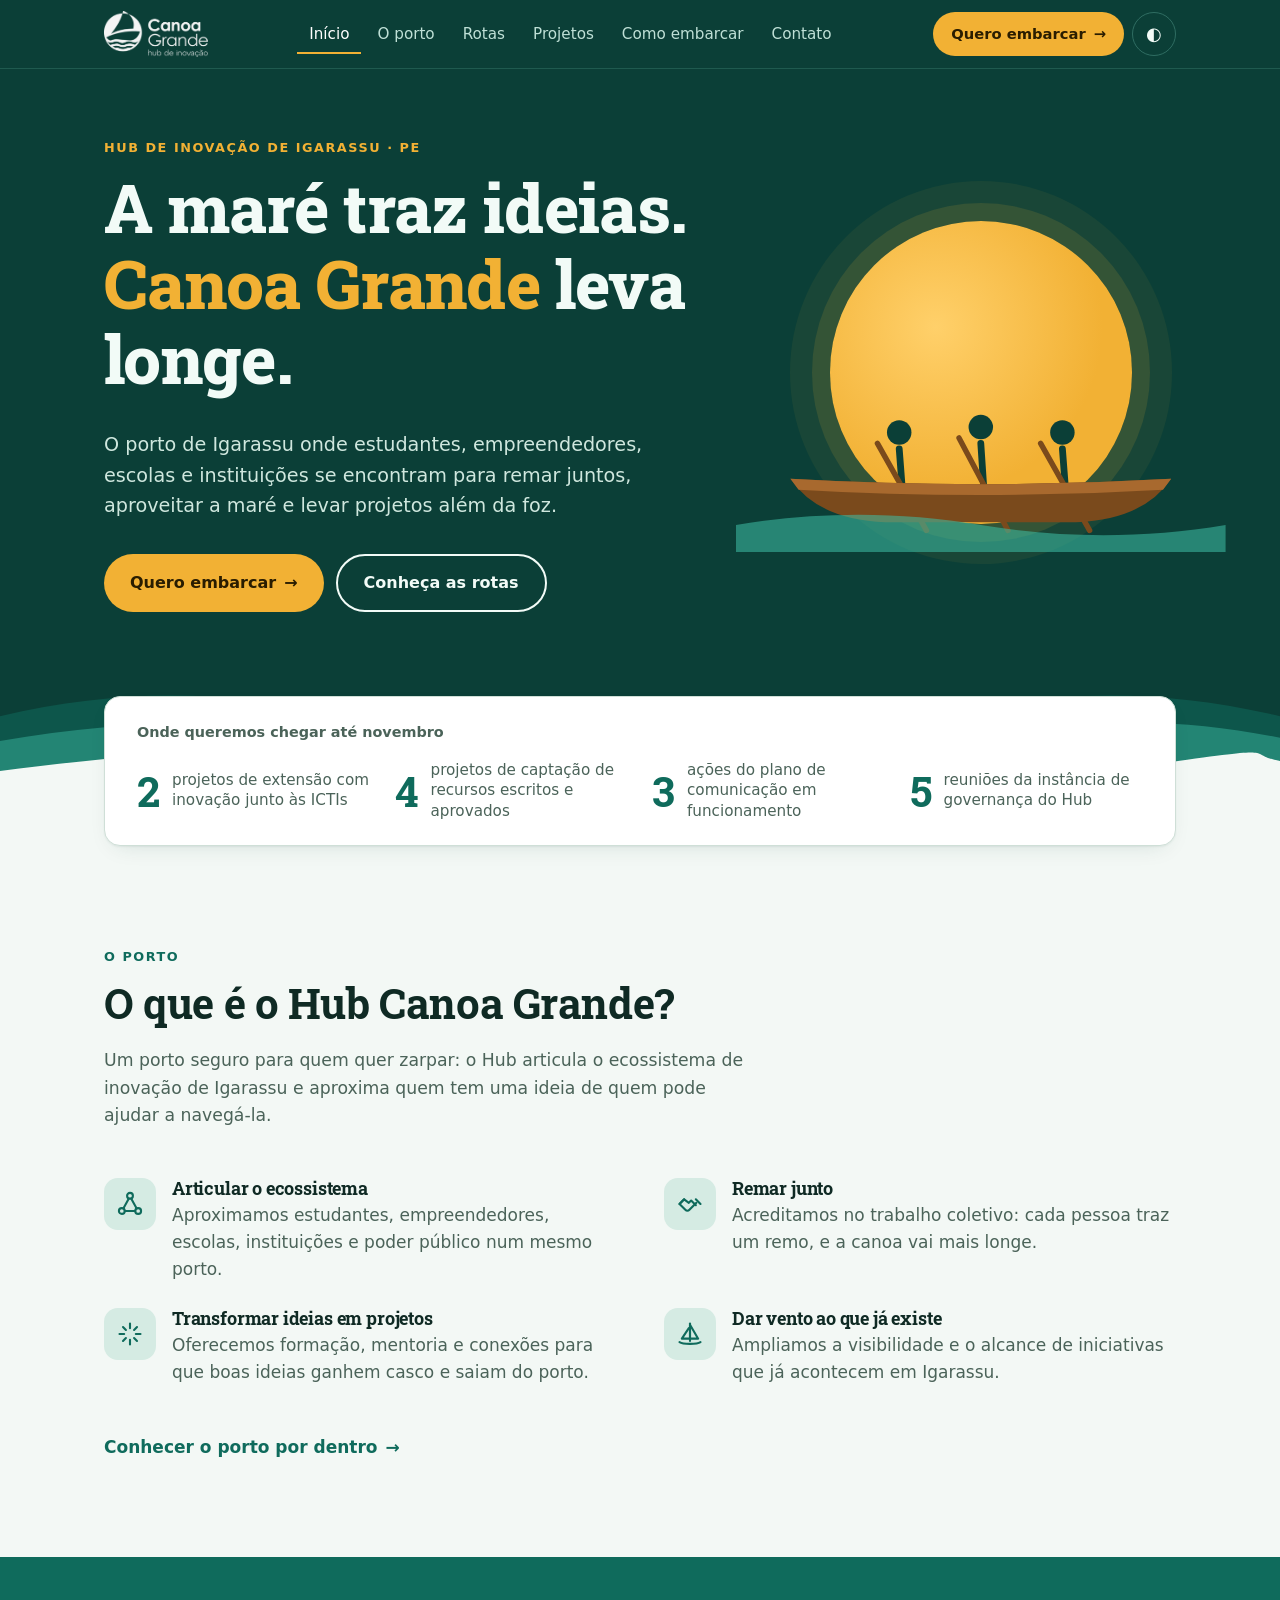
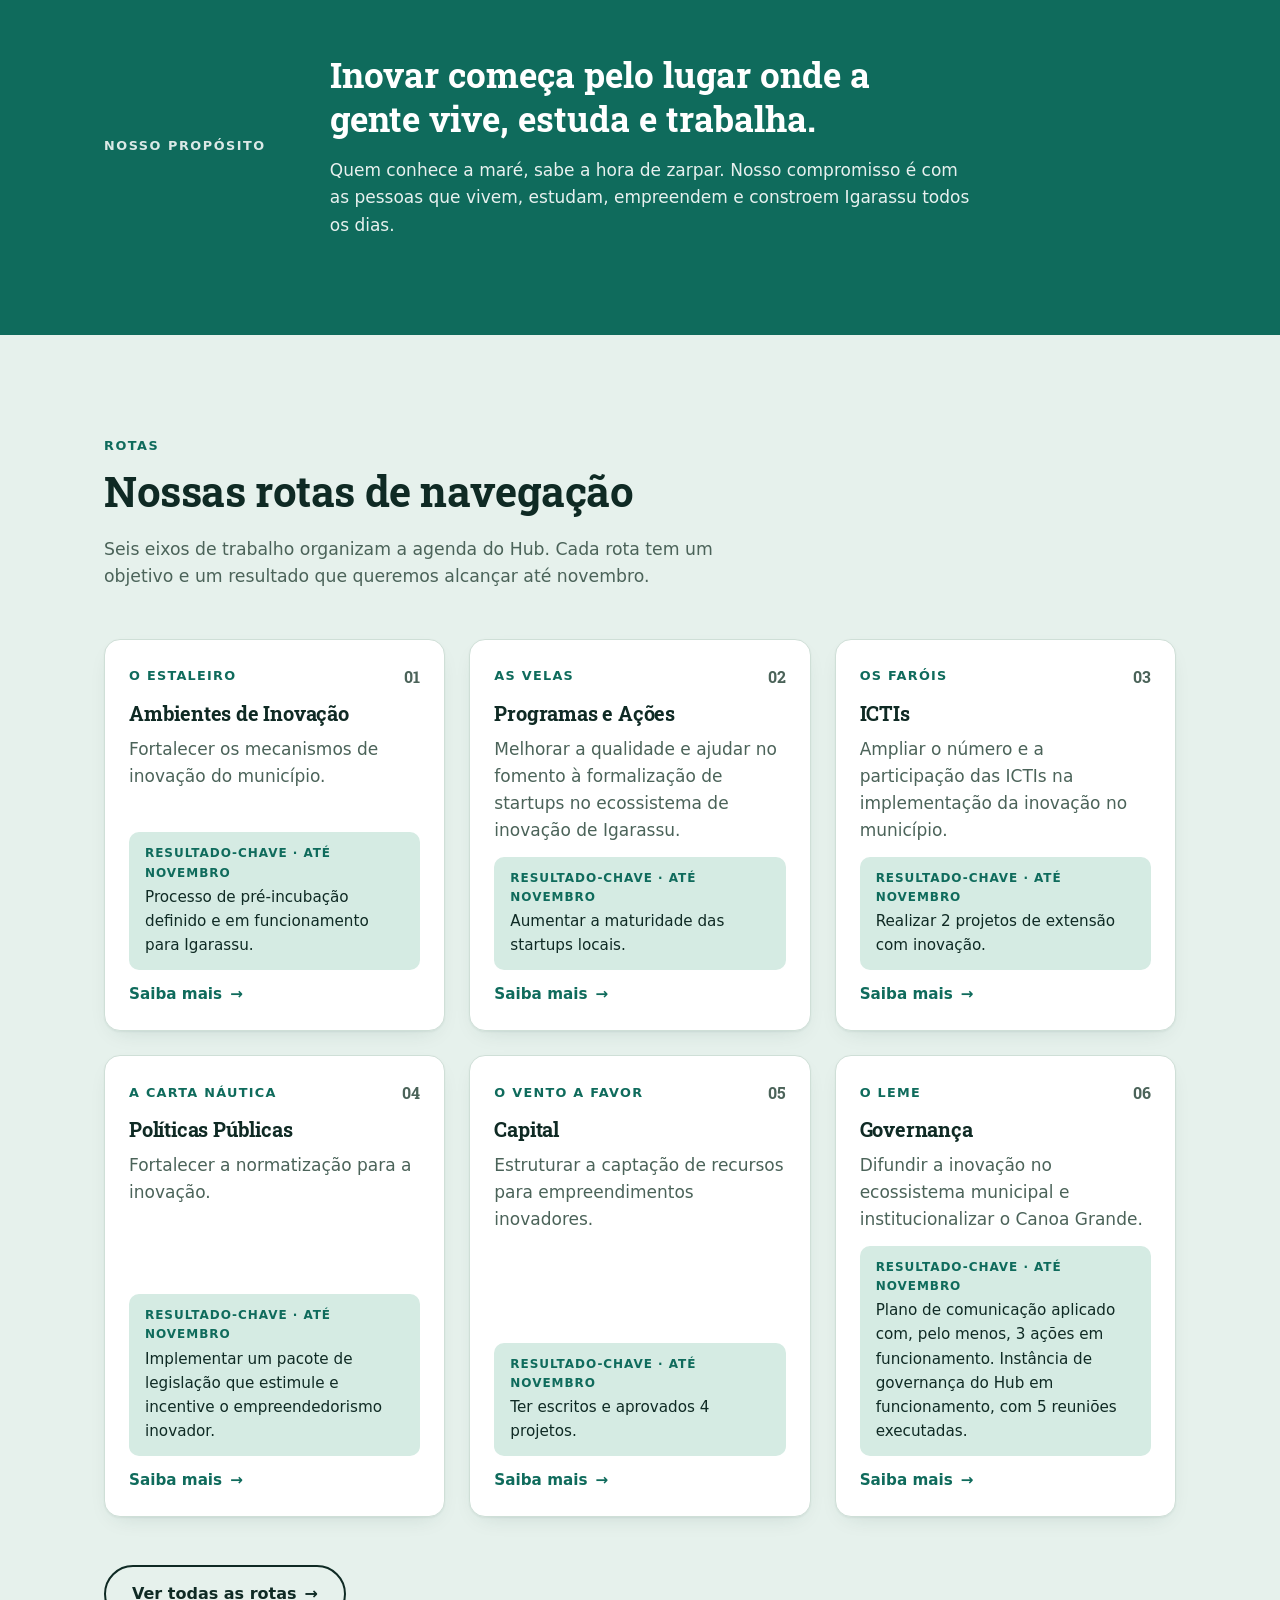
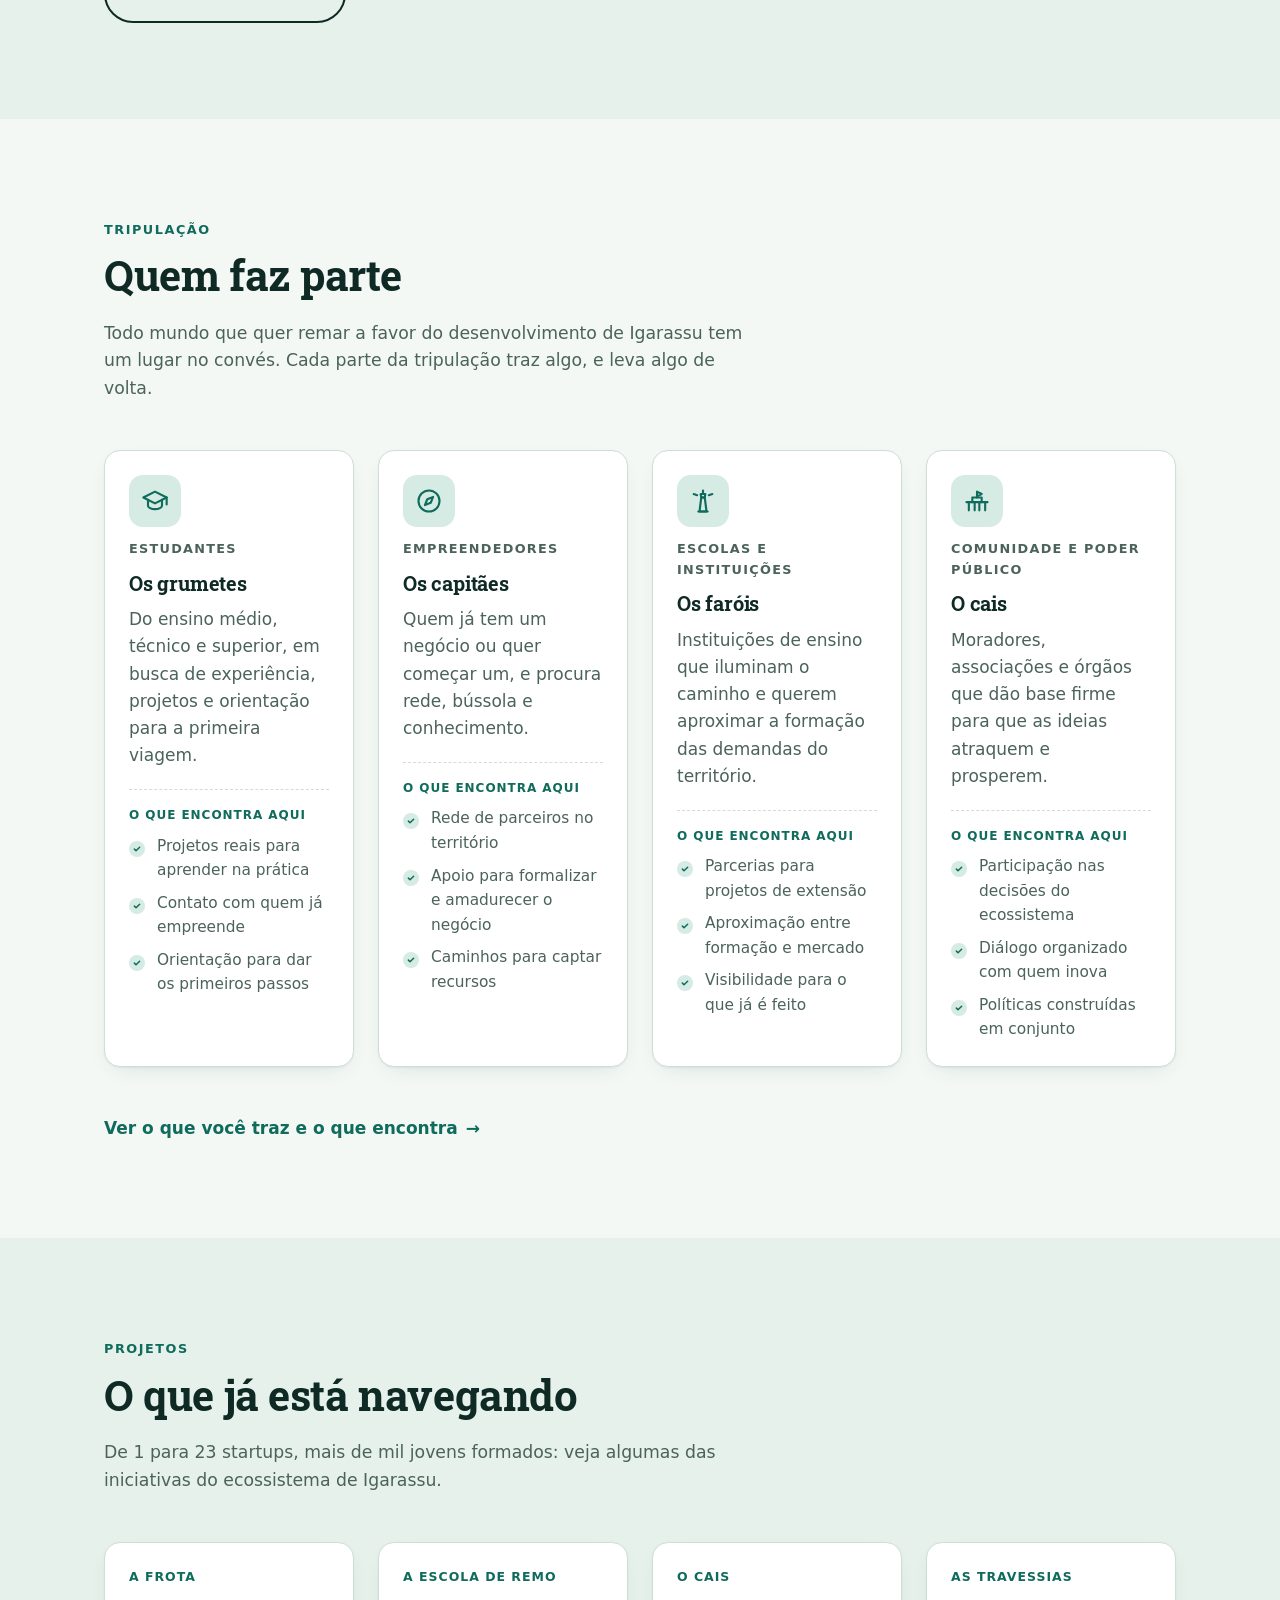
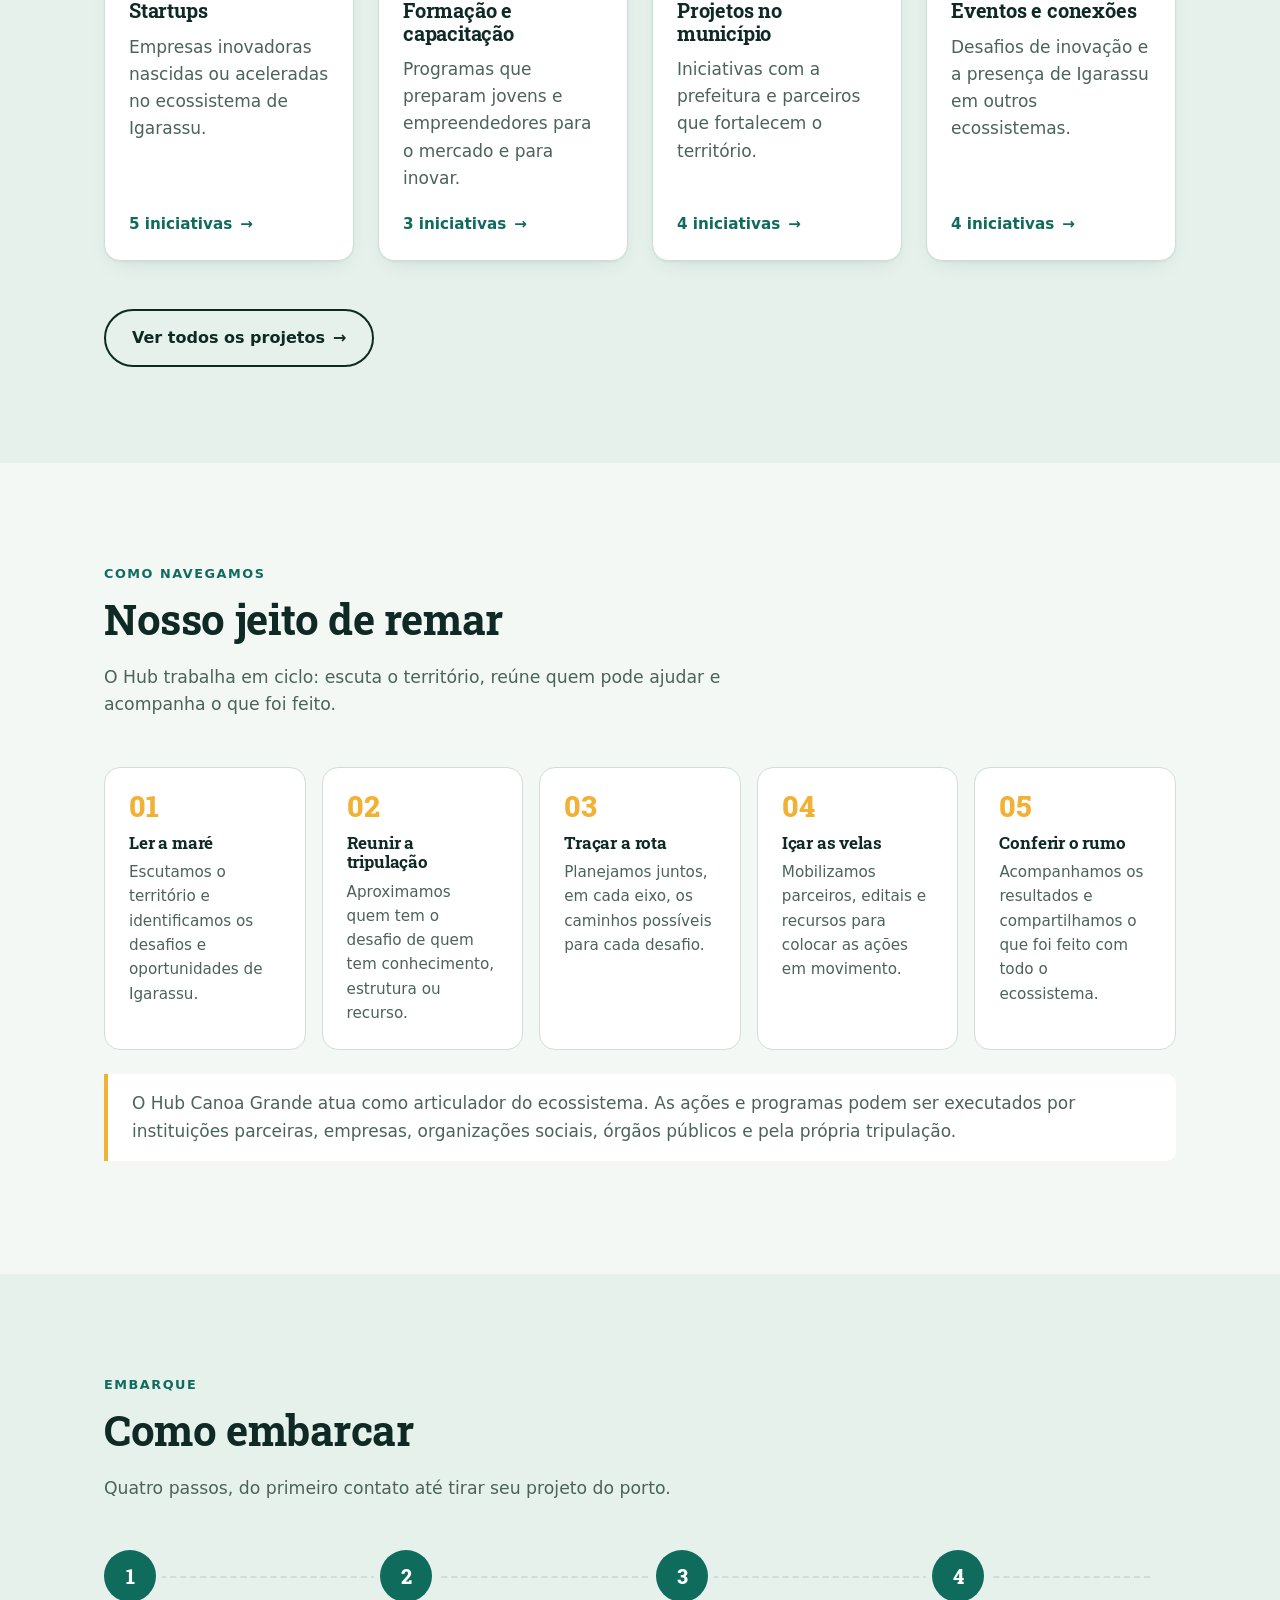
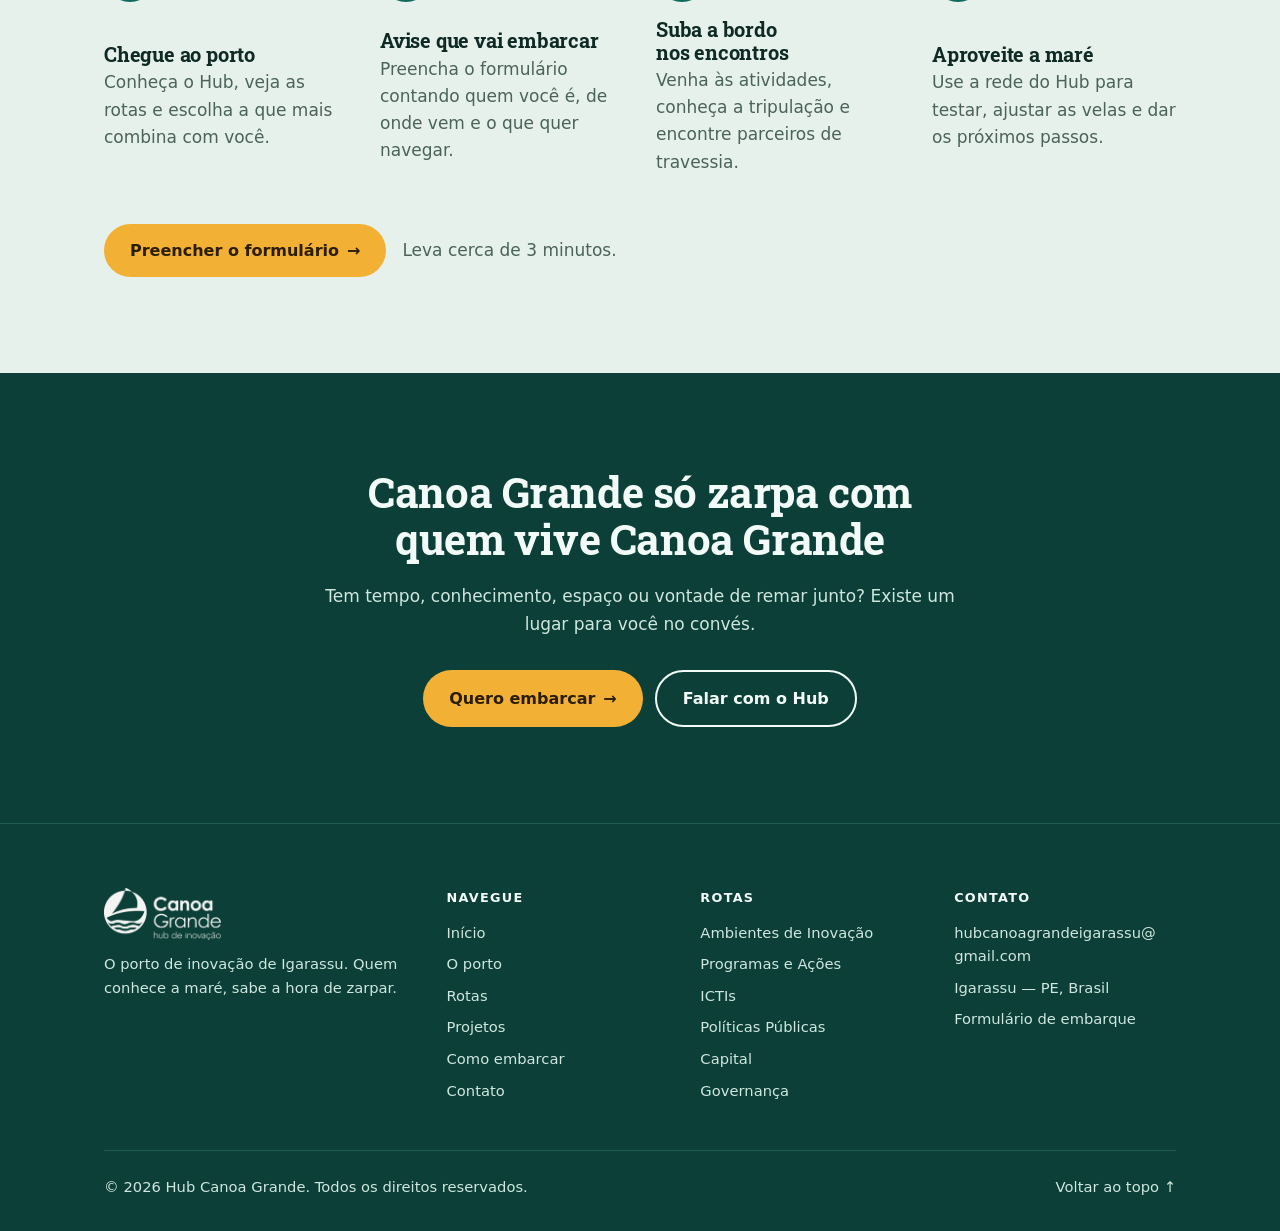
<file: index.html>
<!DOCTYPE html>
<html lang="pt-BR">
<head>
<meta charset="utf-8">
<meta name="viewport" content="width=device-width, initial-scale=1, viewport-fit=cover">
<title>Hub Canoa Grande — Inovação que navega a partir de Igarassu</title>
<meta name="description" content="O Hub Canoa Grande é o porto onde estudantes, empreendedores, escolas e instituições de Igarassu embarcam juntos rumo a novas ideias.">
<meta name="theme-color" content="#0b3f37">
<link rel="icon" href="favicon.ico" sizes="48x48">
<link rel="icon" type="image/png" sizes="32x32" href="assets/favicon-32.png">
<link rel="apple-touch-icon" href="assets/apple-touch-icon.png">
<link rel="manifest" href="site.webmanifest">
<script>try{var t=localStorage.getItem("hub-theme");if(t)document.documentElement.setAttribute("data-theme",t)}catch(e){}</script>
<link rel="preconnect" href="https://fonts.googleapis.com">
<link rel="preconnect" href="https://fonts.gstatic.com" crossorigin>
<link href="https://fonts.googleapis.com/css2?family=Roboto+Slab:wght@600;700;800&display=swap" rel="stylesheet">
<link rel="stylesheet" href="assets/style.css">
</head>
<body>
<a class="skip" href="#conteudo">Pular para o conteúdo</a>

<header class="top">
  <div class="wrap">
    <a class="brand" href="index.html" aria-label="Hub Canoa Grande — início"><img src="assets/logo.png" alt="Canoa Grande — hub de inovação" width="104" height="46"></a>
    <nav class="main" id="nav" aria-label="Principal">
      <a href="index.html" aria-current="page">Início</a>
      <a href="o-porto.html">O porto</a>
      <a href="rotas.html">Rotas</a>
      <a href="projetos.html">Projetos</a>
      <a href="como-embarcar.html">Como embarcar</a>
      <a href="contato.html">Contato</a>
      <a class="nav-cta" data-form href="como-embarcar.html#formulario">Quero embarcar →</a>
    </nav>
    <div class="tools">
      <a class="btn sm" data-form href="como-embarcar.html#formulario">Quero embarcar <span class="arr" aria-hidden="true">→</span></a>
      <button class="icon-btn" id="themeBtn" type="button" aria-label="Alternar tema claro e escuro">◐</button>
      <button class="icon-btn" id="menuBtn" type="button" aria-label="Abrir menu" aria-expanded="false" aria-controls="nav">☰</button>
    </div>
  </div>
</header>

<main id="conteudo">
<div class="hero">
  <div class="wrap">
    <div>
      <span class="eyebrow">Hub de inovação de Igarassu · PE</span>
      <h1>A maré traz ideias.<br><em>Canoa Grande</em> leva longe.</h1>
      <p class="lead">O porto de Igarassu onde estudantes, empreendedores, escolas e instituições se encontram para remar juntos, aproveitar a maré e levar projetos além da foz.</p>
      <div class="actions"><a class="btn" data-form href="como-embarcar.html#formulario">Quero embarcar <span class="arr" aria-hidden="true">→</span></a><a class="btn alt" href="rotas.html">Conheça as rotas</a></div>
    </div>
    <div class="scene" aria-hidden="true">
      <div class="sun"></div>
      <svg viewBox="0 0 360 120">
        <g class="canoe">
          <g fill="#0b3f37" stroke="#0b3f37" stroke-width="5" stroke-linecap="round">
            <circle cx="120" cy="32" r="9" stroke="none"/><line x1="120" y1="44" x2="122" y2="70"/>
            <circle cx="180" cy="28" r="9" stroke="none"/><line x1="180" y1="40" x2="182" y2="70"/>
            <circle cx="240" cy="32" r="9" stroke="none"/><line x1="240" y1="44" x2="242" y2="70"/>
          </g>
          <g stroke="#7a4a1c" stroke-width="4" stroke-linecap="round">
            <line x1="104" y1="40" x2="140" y2="104"/><line x1="164" y1="36" x2="200" y2="104"/><line x1="224" y1="40" x2="260" y2="104"/>
          </g>
          <path d="M40 66 Q180 74 320 66 Q300 96 250 98 L110 98 Q60 96 40 66Z" fill="#7a4a1c"/>
          <path d="M40 66 Q180 74 320 66 L314 74 Q180 82 46 74Z" fill="#a8692e"/>
        </g>
        <path d="M0 100 C 60 90, 120 90, 180 100 S 300 110, 360 100 L360 120 L0 120Z" fill="#3fbfa6" opacity=".55"/>
      </svg>
    </div>
  </div>
  <svg class="tide" viewBox="0 0 1200 130" preserveAspectRatio="none" aria-hidden="true">
    <path class="wave" d="M-60 70 C 100 20, 220 20, 380 70 S 660 120, 820 70 S 1100 20, 1260 70 L1260 130 L-60 130Z" fill="#0f6b5c" opacity=".55"/>
    <path class="wave" style="animation-delay:-5s" d="M-60 90 C 120 50, 260 50, 420 90 S 700 130, 860 90 S 1120 50, 1260 90 L1260 130 L-60 130Z" fill="#3fbfa6" opacity=".45"/>
    <path d="M0 108 C 200 80, 340 80, 520 108 S 860 136, 1040 108 S 1160 90, 1200 98 L1200 130 L0 130Z" fill="var(--bg)"/>
  </svg>
</div>

<div class="goals">
  <div class="wrap">
    <div class="panel">
      <p>Onde queremos chegar até novembro</p>
      <ul>
        <li><b>2</b><span>projetos de extensão com inovação junto às ICTIs</span></li>
        <li><b>4</b><span>projetos de captação de recursos escritos e aprovados</span></li>
        <li><b>3</b><span>ações do plano de comunicação em funcionamento</span></li>
        <li><b>5</b><span>reuniões da instância de governança do Hub</span></li>
      </ul>
    </div>
  </div>
</div>

<section id="o-que-e">
  <div class="wrap">
    <div class="section-head">
      <span class="eyebrow">O porto</span>
      <h2>O que é o Hub Canoa Grande?</h2>
      <p>Um porto seguro para quem quer zarpar: o Hub articula o ecossistema de inovação de Igarassu e aproxima quem tem uma ideia de quem pode ajudar a navegá-la.</p>
    </div>
    <div class="grid-2">
      <div class="pillar"><div class="ico" aria-hidden="true"><svg viewBox="0 0 24 24" fill="none" stroke="currentColor" stroke-width="1.8" stroke-linecap="round" stroke-linejoin="round"><circle cx="12" cy="5" r="2.5"/><circle cx="5" cy="18" r="2.5"/><circle cx="19" cy="18" r="2.5"/><path d="M11 7.2L6.3 15.8M13 7.2l4.7 8.6M7.5 18h9"/></svg></div><div><h3>Articular o ecossistema</h3><p>Aproximamos estudantes, empreendedores, escolas, instituições e poder público num mesmo porto.</p></div></div>
      <div class="pillar"><div class="ico" aria-hidden="true"><svg viewBox="0 0 24 24" fill="none" stroke="currentColor" stroke-width="1.8" stroke-linecap="round" stroke-linejoin="round"><path d="M3 12l4-4 4 3 2-2 4 4"/><path d="M7 8l-4 4 5 5c1 1 2.5 1 3.5 0l6-6"/><path d="M21 12l-4-4"/></svg></div><div><h3>Remar junto</h3><p>Acreditamos no trabalho coletivo: cada pessoa traz um remo, e a canoa vai mais longe.</p></div></div>
      <div class="pillar"><div class="ico" aria-hidden="true"><svg viewBox="0 0 24 24" fill="none" stroke="currentColor" stroke-width="1.8" stroke-linecap="round" stroke-linejoin="round"><path d="M12 3v4M12 17v4M3 12h4M17 12h4M6 6l2.5 2.5M15.5 15.5L18 18M6 18l2.5-2.5M15.5 8.5L18 6"/></svg></div><div><h3>Transformar ideias em projetos</h3><p>Oferecemos formação, mentoria e conexões para que boas ideias ganhem casco e saiam do porto.</p></div></div>
      <div class="pillar"><div class="ico" aria-hidden="true"><svg viewBox="0 0 24 24" fill="none" stroke="currentColor" stroke-width="1.8" stroke-linecap="round" stroke-linejoin="round"><path d="M12 3v15"/><path d="M12 4l7 12h-7z"/><path d="M11 7L5 16h6"/><path d="M3 19c3 2 15 2 18 0"/></svg></div><div><h3>Dar vento ao que já existe</h3><p>Ampliamos a visibilidade e o alcance de iniciativas que já acontecem em Igarassu.</p></div></div>
    </div>
    <div class="section-foot"><a class="link" href="o-porto.html">Conhecer o porto por dentro <span class="arr" aria-hidden="true">→</span></a></div>
  </div>
</section>

<section class="purpose">
  <div class="wrap">
    <span class="eyebrow">Nosso propósito</span>
    <div>
      <blockquote>Inovar começa pelo lugar onde a gente vive, estuda e trabalha.</blockquote>
      <p>Quem conhece a maré, sabe a hora de zarpar. Nosso compromisso é com as pessoas que vivem, estudam, empreendem e constroem Igarassu todos os dias.</p>
    </div>
  </div>
</section>

<section id="rotas" class="tint">
  <div class="wrap">
    <div class="section-head">
      <span class="eyebrow">Rotas</span>
      <h2>Nossas rotas de navegação</h2>
      <p>Seis eixos de trabalho organizam a agenda do Hub. Cada rota tem um objetivo e um resultado que queremos alcançar até novembro.</p>
    </div>
    <div class="grid-3">
      <a class="card route" href="rotas/ambientes-de-inovacao.html">
        <div class="tag">O estaleiro <i>01</i></div>
        <h3>Ambientes de Inovação</h3>
        <p>Fortalecer os mecanismos de inovação do município.</p>
        <div class="kr"><strong>Resultado-chave · até novembro</strong>Processo de pré-incubação definido e em funcionamento para Igarassu.</div>
        <span class="more">Saiba mais <span class="arr" aria-hidden="true">→</span><span class="skip"> sobre a rota Ambientes de Inovação</span></span>
      </a>
      <a class="card route" href="rotas/programas-e-acoes.html">
        <div class="tag">As velas <i>02</i></div>
        <h3>Programas e Ações</h3>
        <p>Melhorar a qualidade e ajudar no fomento à formalização de startups no ecossistema de inovação de Igarassu.</p>
        <div class="kr"><strong>Resultado-chave · até novembro</strong>Aumentar a maturidade das startups locais.</div>
        <span class="more">Saiba mais <span class="arr" aria-hidden="true">→</span><span class="skip"> sobre a rota Programas e Ações</span></span>
      </a>
      <a class="card route" href="rotas/ictis.html">
        <div class="tag">Os faróis <i>03</i></div>
        <h3>ICTIs</h3>
        <p>Ampliar o número e a participação das ICTIs na implementação da inovação no município.</p>
        <div class="kr"><strong>Resultado-chave · até novembro</strong>Realizar 2 projetos de extensão com inovação.</div>
        <span class="more">Saiba mais <span class="arr" aria-hidden="true">→</span><span class="skip"> sobre a rota ICTIs</span></span>
      </a>
      <a class="card route" href="rotas/politicas-publicas.html">
        <div class="tag">A carta náutica <i>04</i></div>
        <h3>Políticas Públicas</h3>
        <p>Fortalecer a normatização para a inovação.</p>
        <div class="kr"><strong>Resultado-chave · até novembro</strong>Implementar um pacote de legislação que estimule e incentive o empreendedorismo inovador.</div>
        <span class="more">Saiba mais <span class="arr" aria-hidden="true">→</span><span class="skip"> sobre a rota Políticas Públicas</span></span>
      </a>
      <a class="card route" href="rotas/capital.html">
        <div class="tag">O vento a favor <i>05</i></div>
        <h3>Capital</h3>
        <p>Estruturar a captação de recursos para empreendimentos inovadores.</p>
        <div class="kr"><strong>Resultado-chave · até novembro</strong>Ter escritos e aprovados 4 projetos.</div>
        <span class="more">Saiba mais <span class="arr" aria-hidden="true">→</span><span class="skip"> sobre a rota Capital</span></span>
      </a>
      <a class="card route" href="rotas/governanca.html">
        <div class="tag">O leme <i>06</i></div>
        <h3>Governança</h3>
        <p>Difundir a inovação no ecossistema municipal e institucionalizar o Canoa Grande.</p>
        <div class="kr"><strong>Resultado-chave · até novembro</strong>Plano de comunicação aplicado com, pelo menos, 3 ações em funcionamento. Instância de governança do Hub em funcionamento, com 5 reuniões executadas.</div>
        <span class="more">Saiba mais <span class="arr" aria-hidden="true">→</span><span class="skip"> sobre a rota Governança</span></span>
      </a>
    </div>
    <div class="section-foot"><a class="btn alt" href="rotas.html">Ver todas as rotas <span class="arr" aria-hidden="true">→</span></a></div>
  </div>
</section>

<section id="tripulacao">
  <div class="wrap">
    <div class="section-head">
      <span class="eyebrow">Tripulação</span>
      <h2>Quem faz parte</h2>
      <p>Todo mundo que quer remar a favor do desenvolvimento de Igarassu tem um lugar no convés. Cada parte da tripulação traz algo, e leva algo de volta.</p>
    </div>
    <div class="grid-4">
      <div class="card crew-card">
        <div class="ico" aria-hidden="true"><svg viewBox="0 0 24 24" fill="none" stroke="currentColor" stroke-width="1.8" stroke-linecap="round" stroke-linejoin="round"><path d="M2 9l10-5 10 5-10 5z"/><path d="M6 11v5c0 1.5 2.7 3 6 3s6-1.5 6-3v-5"/><path d="M22 9v6"/></svg></div>
        <span class="who">Estudantes</span><h3>Os grumetes</h3>
        <p>Do ensino médio, técnico e superior, em busca de experiência, projetos e orientação para a primeira viagem.</p>
        <div class="gets"><b>O que encontra aqui</b><ul class="checklist"><li>Projetos reais para aprender na prática</li><li>Contato com quem já empreende</li><li>Orientação para dar os primeiros passos</li></ul></div>
      </div>
      <div class="card crew-card">
        <div class="ico" aria-hidden="true"><svg viewBox="0 0 24 24" fill="none" stroke="currentColor" stroke-width="1.8" stroke-linecap="round" stroke-linejoin="round"><circle cx="12" cy="12" r="9"/><path d="M15.5 8.5l-2 5-5 2 2-5z"/></svg></div>
        <span class="who">Empreendedores</span><h3>Os capitães</h3>
        <p>Quem já tem um negócio ou quer começar um, e procura rede, bússola e conhecimento.</p>
        <div class="gets"><b>O que encontra aqui</b><ul class="checklist"><li>Rede de parceiros no território</li><li>Apoio para formalizar e amadurecer o negócio</li><li>Caminhos para captar recursos</li></ul></div>
      </div>
      <div class="card crew-card">
        <div class="ico" aria-hidden="true"><svg viewBox="0 0 24 24" fill="none" stroke="currentColor" stroke-width="1.8" stroke-linecap="round" stroke-linejoin="round"><path d="M9 21l1.5-12h3L15 21z"/><path d="M8 21h8"/><path d="M10 6h4l-.5 3h-3z"/><path d="M12 3v3"/><path d="M4 6l3 1M20 6l-3 1"/></svg></div>
        <span class="who">Escolas e instituições</span><h3>Os faróis</h3>
        <p>Instituições de ensino que iluminam o caminho e querem aproximar a formação das demandas do território.</p>
        <div class="gets"><b>O que encontra aqui</b><ul class="checklist"><li>Parcerias para projetos de extensão</li><li>Aproximação entre formação e mercado</li><li>Visibilidade para o que já é feito</li></ul></div>
      </div>
      <div class="card crew-card">
        <div class="ico" aria-hidden="true"><svg viewBox="0 0 24 24" fill="none" stroke="currentColor" stroke-width="1.8" stroke-linecap="round" stroke-linejoin="round"><path d="M3 13h18"/><path d="M5 13v7M10 13v7M14 13v7M19 13v7"/><path d="M8 13V9h8v4"/><path d="M12 9V4l4 2-4 2"/></svg></div>
        <span class="who">Comunidade e poder público</span><h3>O cais</h3>
        <p>Moradores, associações e órgãos que dão base firme para que as ideias atraquem e prosperem.</p>
        <div class="gets"><b>O que encontra aqui</b><ul class="checklist"><li>Participação nas decisões do ecossistema</li><li>Diálogo organizado com quem inova</li><li>Políticas construídas em conjunto</li></ul></div>
      </div>
    </div>
    <div class="section-foot"><a class="link" href="como-embarcar.html">Ver o que você traz e o que encontra <span class="arr" aria-hidden="true">→</span></a></div>
  </div>
</section>

<section class="tint">
  <div class="wrap">
    <div class="section-head">
      <span class="eyebrow">Projetos</span>
      <h2>O que já está navegando</h2>
      <p>De 1 para 23 startups, mais de mil jovens formados: veja algumas das iniciativas do ecossistema de Igarassu.</p>
    </div>
    <div class="grid-4">
      <a class="card proj hover" href="projetos.html#startups"><span class="proj-type">A frota</span><h3>Startups</h3><p>Empresas inovadoras nascidas ou aceleradas no ecossistema de Igarassu.</p><span class="more link">5 iniciativas <span class="arr" aria-hidden="true">→</span></span></a>
      <a class="card proj hover" href="projetos.html#formacao"><span class="proj-type">A escola de remo</span><h3>Formação e capacitação</h3><p>Programas que preparam jovens e empreendedores para o mercado e para inovar.</p><span class="more link">3 iniciativas <span class="arr" aria-hidden="true">→</span></span></a>
      <a class="card proj hover" href="projetos.html#municipio"><span class="proj-type">O cais</span><h3>Projetos no município</h3><p>Iniciativas com a prefeitura e parceiros que fortalecem o território.</p><span class="more link">4 iniciativas <span class="arr" aria-hidden="true">→</span></span></a>
      <a class="card proj hover" href="projetos.html#eventos"><span class="proj-type">As travessias</span><h3>Eventos e conexões</h3><p>Desafios de inovação e a presença de Igarassu em outros ecossistemas.</p><span class="more link">4 iniciativas <span class="arr" aria-hidden="true">→</span></span></a>
    </div>
    <div class="section-foot"><a class="btn alt" href="projetos.html">Ver todos os projetos <span class="arr" aria-hidden="true">→</span></a></div>
  </div>
</section>

<section>
  <div class="wrap">
    <div class="section-head">
      <span class="eyebrow">Como navegamos</span>
      <h2>Nosso jeito de remar</h2>
      <p>O Hub trabalha em ciclo: escuta o território, reúne quem pode ajudar e acompanha o que foi feito.</p>
    </div>
    <ol class="cycle"><li><span class="n">01</span><h3>Ler a maré</h3><p>Escutamos o território e identificamos os desafios e oportunidades de Igarassu.</p></li><li><span class="n">02</span><h3>Reunir a tripulação</h3><p>Aproximamos quem tem o desafio de quem tem conhecimento, estrutura ou recurso.</p></li><li><span class="n">03</span><h3>Traçar a rota</h3><p>Planejamos juntos, em cada eixo, os caminhos possíveis para cada desafio.</p></li><li><span class="n">04</span><h3>Içar as velas</h3><p>Mobilizamos parceiros, editais e recursos para colocar as ações em movimento.</p></li><li><span class="n">05</span><h3>Conferir o rumo</h3><p>Acompanhamos os resultados e compartilhamos o que foi feito com todo o ecossistema.</p></li></ol>
    <p class="note">O Hub Canoa Grande atua como articulador do ecossistema. As ações e programas podem ser executados por instituições parceiras, empresas, organizações sociais, órgãos públicos e pela própria tripulação.</p>
  </div>
</section>

<section class="tint">
  <div class="wrap">
    <div class="section-head">
      <span class="eyebrow">Embarque</span>
      <h2>Como embarcar</h2>
      <p>Quatro passos, do primeiro contato até tirar seu projeto do porto.</p>
    </div>
    <ol class="steps"><li><div><h3>Chegue ao porto</h3><p>Conheça o Hub, veja as rotas e escolha a que mais combina com você.</p></div></li><li><div><h3>Avise que vai embarcar</h3><p>Preencha o formulário contando quem você é, de onde vem e o que quer navegar.</p></div></li><li><div><h3>Suba a bordo nos encontros</h3><p>Venha às atividades, conheça a tripulação e encontre parceiros de travessia.</p></div></li><li><div><h3>Aproveite a maré</h3><p>Use a rede do Hub para testar, ajustar as velas e dar os próximos passos.</p></div></li></ol>
    <div class="section-foot"><a class="btn" data-form href="como-embarcar.html#formulario">Preencher o formulário <span class="arr" aria-hidden="true">→</span></a><p>Leva cerca de 3 minutos.</p></div>
  </div>
</section>

<section class="cta-band">
  <div class="wrap">
    <h2>Canoa Grande só zarpa com quem vive Canoa Grande</h2>
    <p>Tem tempo, conhecimento, espaço ou vontade de remar junto? Existe um lugar para você no convés.</p>
    <div class="actions"><a class="btn" data-form href="como-embarcar.html#formulario">Quero embarcar <span class="arr" aria-hidden="true">→</span></a><a class="btn alt" href="contato.html">Falar com o Hub</a></div>
  </div>
</section>
</main>

<footer>
  <div class="wrap">
    <div class="cols">
      <div>
        <img class="logo" src="assets/logo.png" alt="Canoa Grande — hub de inovação" width="117" height="52">
        <p>O porto de inovação de Igarassu. Quem conhece a maré, sabe a hora de zarpar.</p>
      </div>
      <div>
        <h4>Navegue</h4>
        <ul><li><a href="index.html">Início</a></li><li><a href="o-porto.html">O porto</a></li><li><a href="rotas.html">Rotas</a></li><li><a href="projetos.html">Projetos</a></li><li><a href="como-embarcar.html">Como embarcar</a></li><li><a href="contato.html">Contato</a></li></ul>
      </div>
      <div>
        <h4>Rotas</h4>
        <ul><li><a href="rotas/ambientes-de-inovacao.html">Ambientes de Inovação</a></li><li><a href="rotas/programas-e-acoes.html">Programas e Ações</a></li><li><a href="rotas/ictis.html">ICTIs</a></li><li><a href="rotas/politicas-publicas.html">Políticas Públicas</a></li><li><a href="rotas/capital.html">Capital</a></li><li><a href="rotas/governanca.html">Governança</a></li></ul>
      </div>
      <div>
        <h4>Contato</h4>
        <ul><li><a href="mailto:hubcanoagrandeigarassu@gmail.com">hubcanoagrandeigarassu@<wbr>gmail.com</a></li><li>Igarassu — PE, Brasil</li><li><a data-form href="como-embarcar.html#formulario">Formulário de embarque</a></li></ul>
      </div>
    </div>
    <div class="base"><span>© 2026 Hub Canoa Grande. Todos os direitos reservados.</span><a href="#conteudo">Voltar ao topo ↑</a></div>
  </div>
</footer>
<script src="assets/main.js"></script>
</body>
</html>
</file>
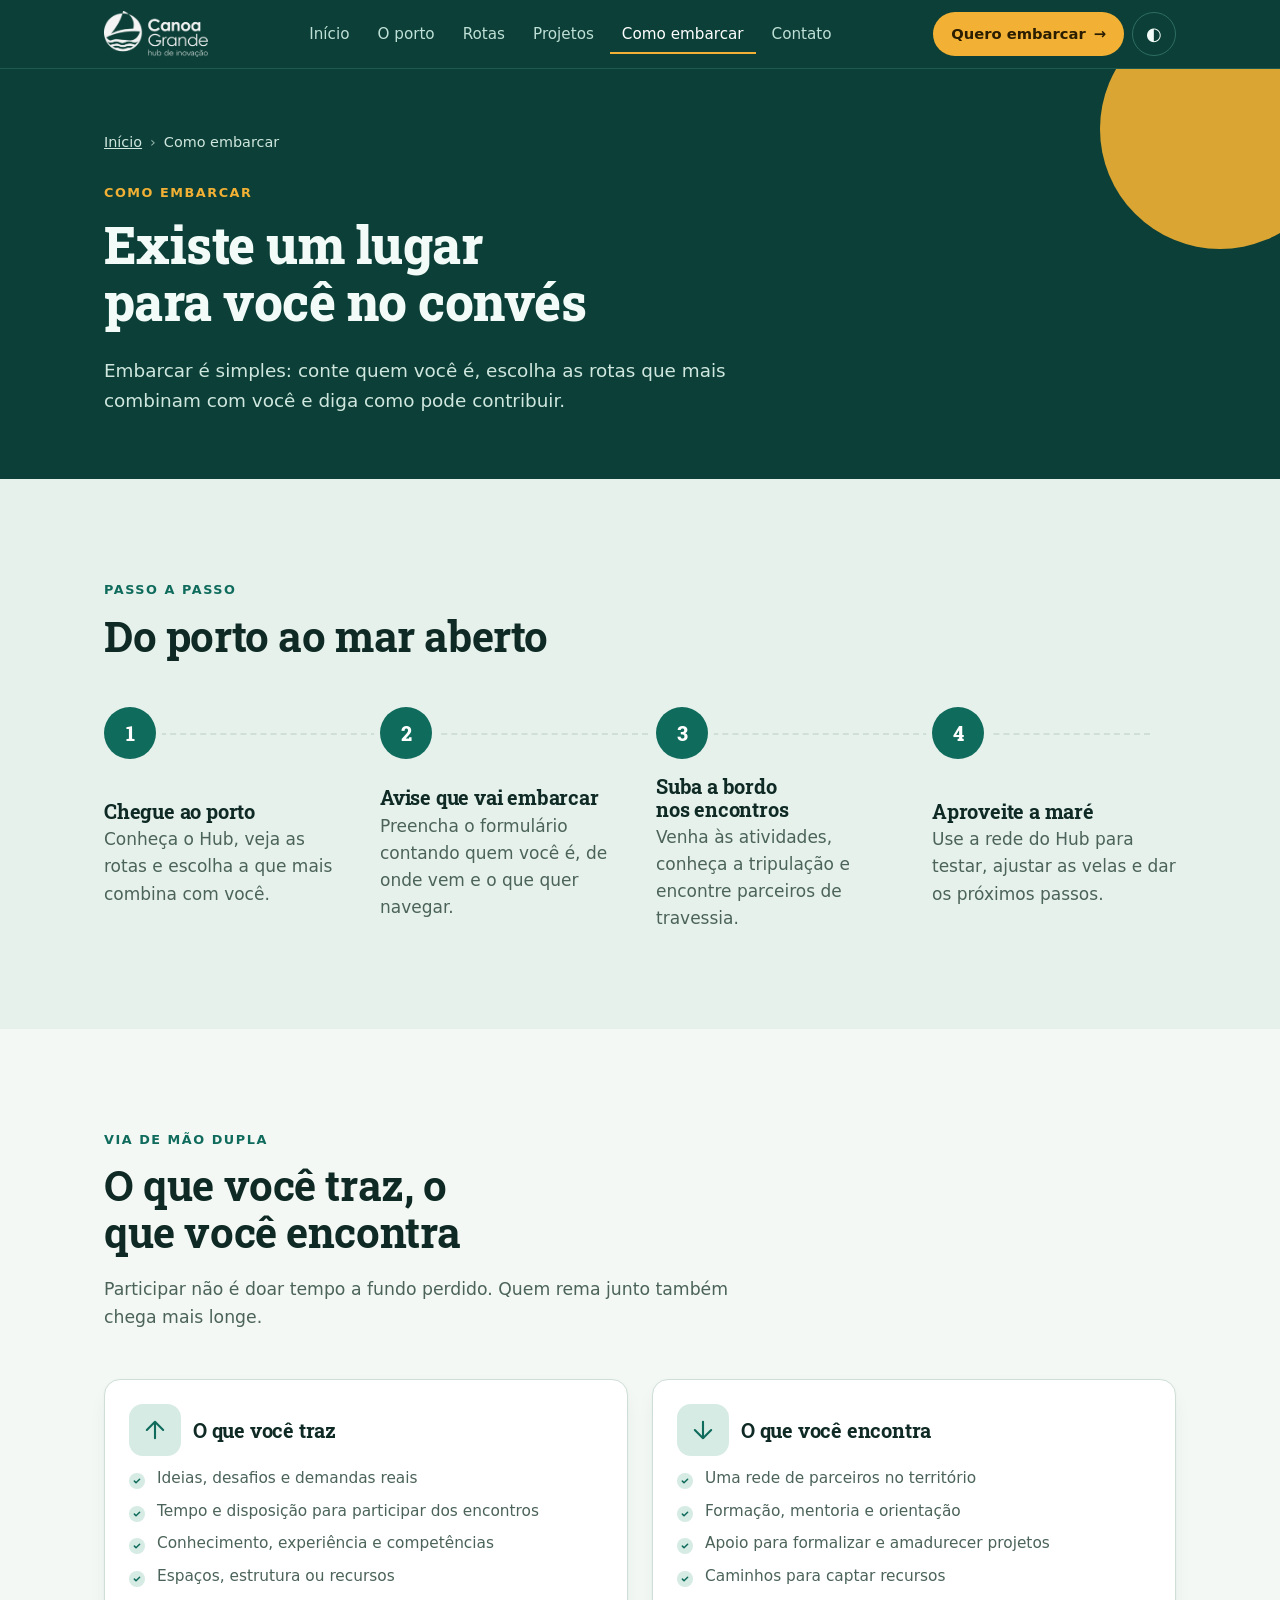
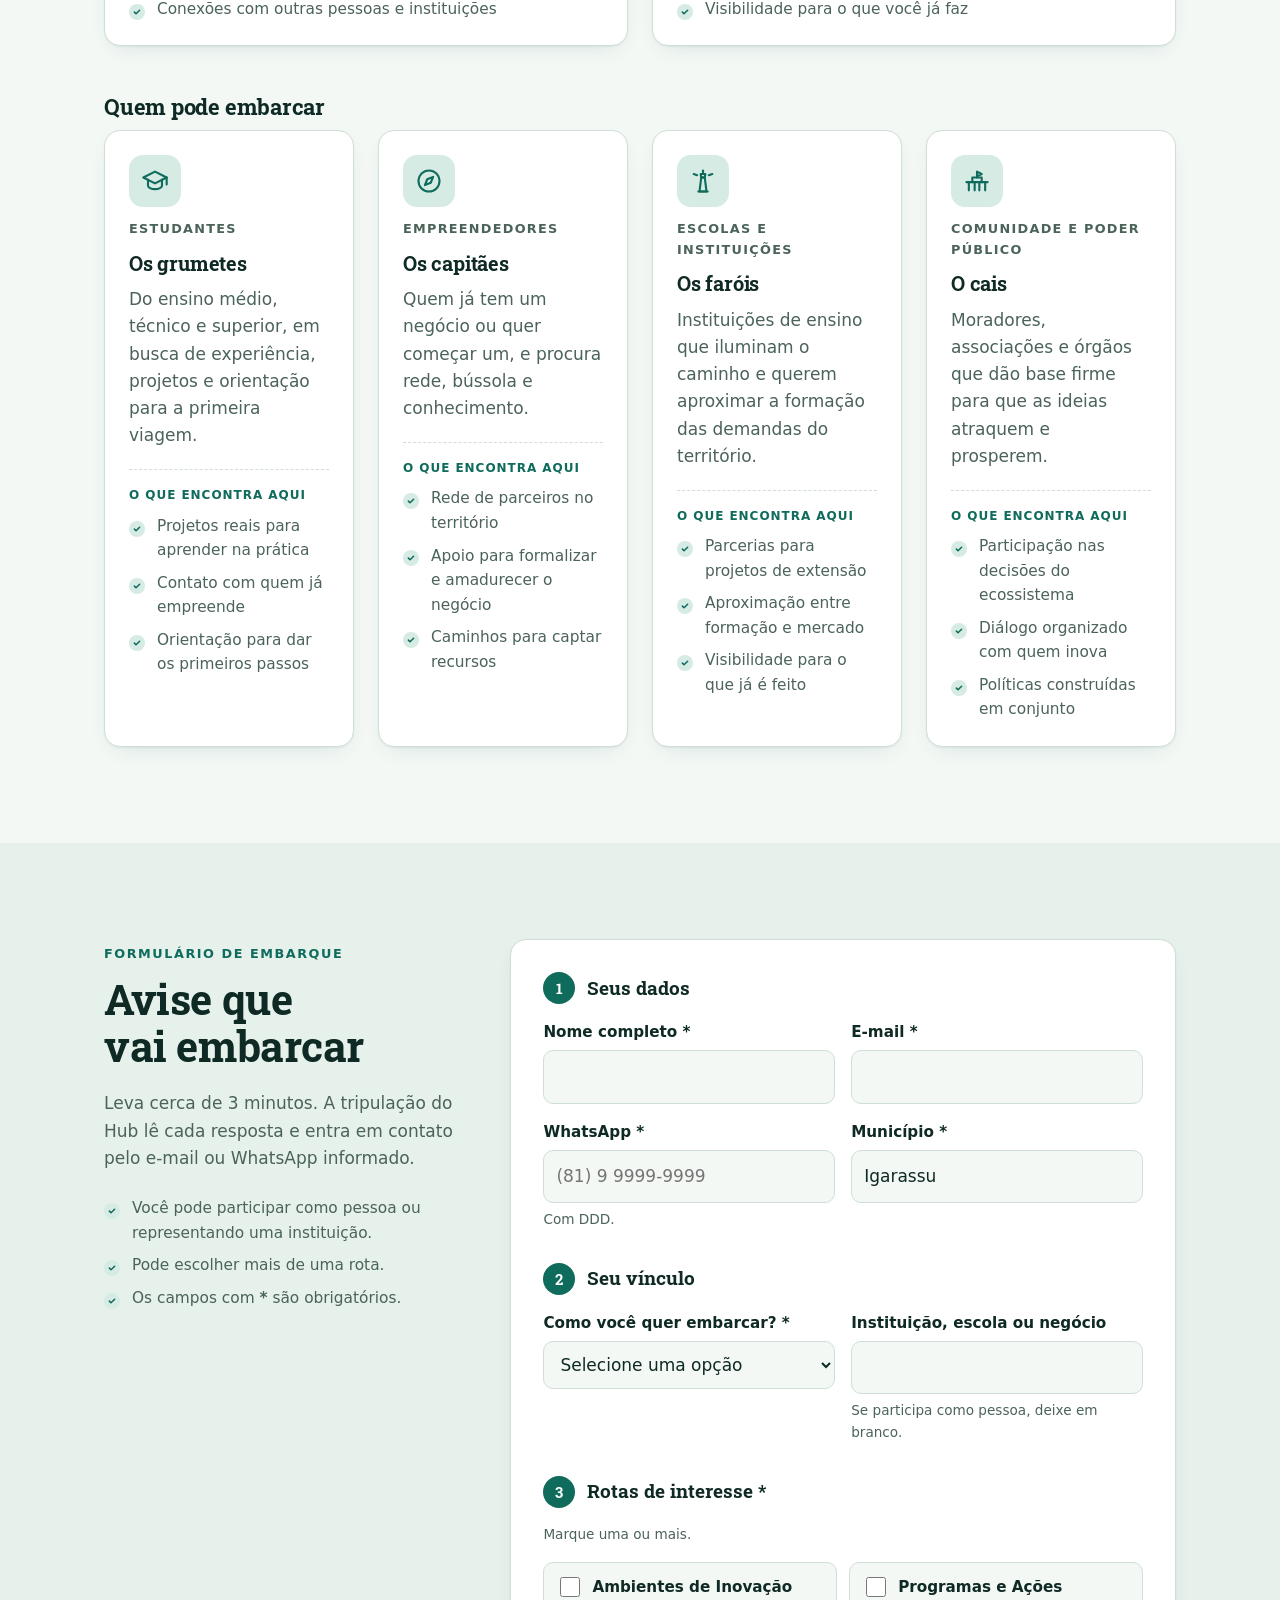
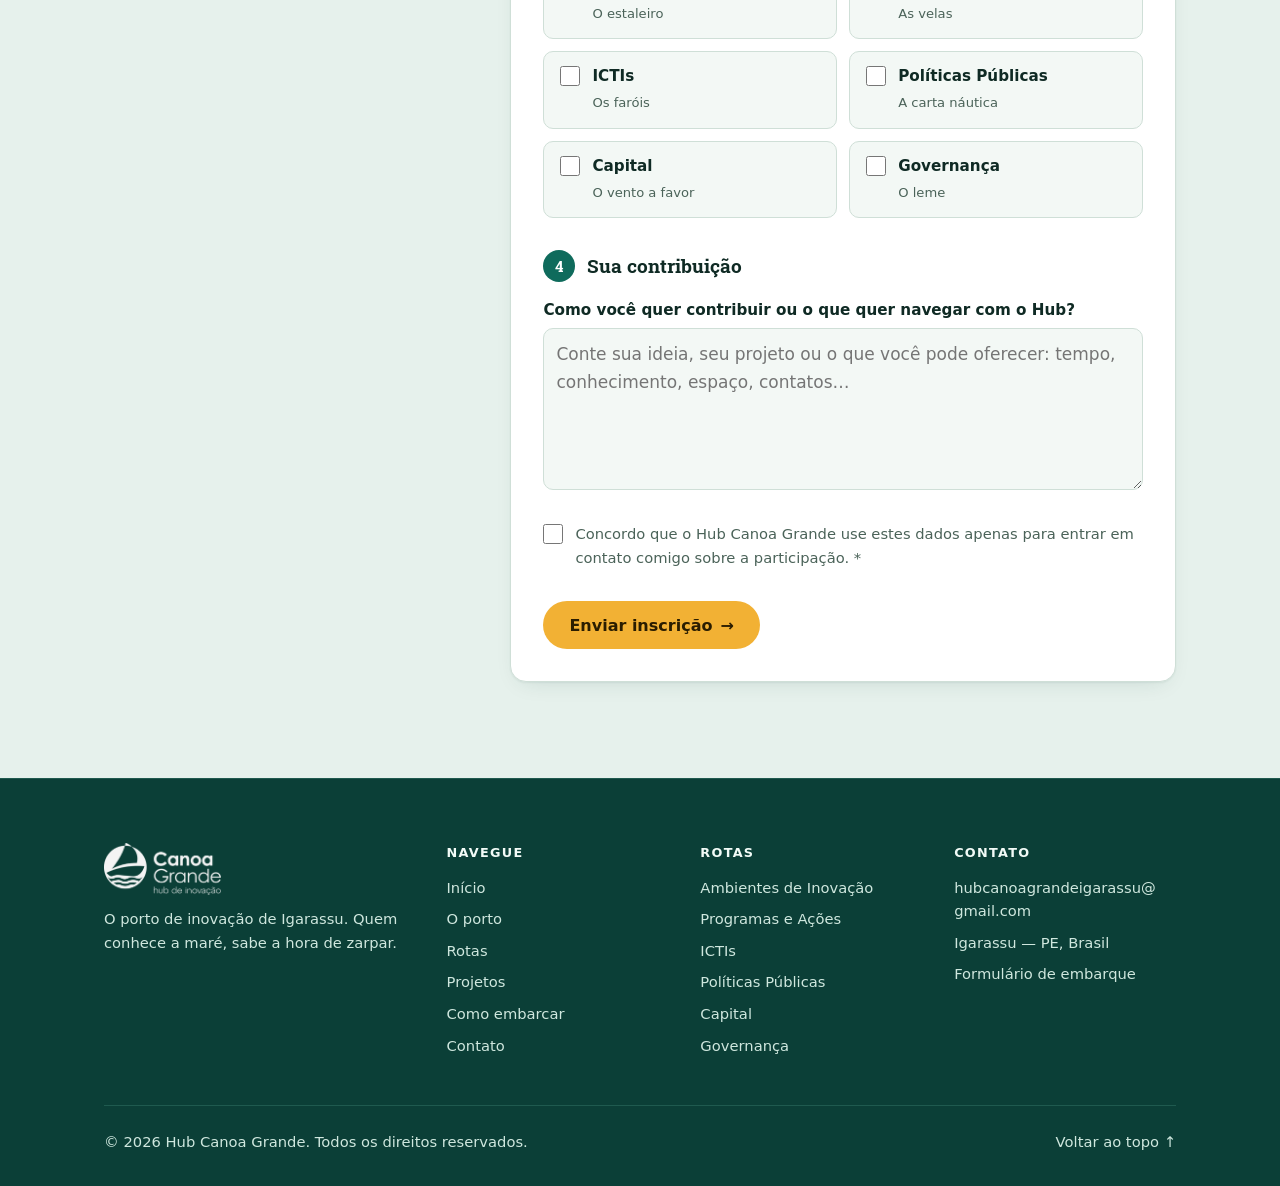
<file: como-embarcar.html>
<!DOCTYPE html>
<html lang="pt-BR">
<head>
<meta charset="utf-8">
<meta name="viewport" content="width=device-width, initial-scale=1, viewport-fit=cover">
<title>Como embarcar — Hub Canoa Grande</title>
<meta name="description" content="Saiba como participar do Hub Canoa Grande e preencha o formulário de embarque.">
<meta name="theme-color" content="#0b3f37">
<link rel="icon" href="favicon.ico" sizes="48x48">
<link rel="icon" type="image/png" sizes="32x32" href="assets/favicon-32.png">
<link rel="apple-touch-icon" href="assets/apple-touch-icon.png">
<link rel="manifest" href="site.webmanifest">
<script>try{var t=localStorage.getItem("hub-theme");if(t)document.documentElement.setAttribute("data-theme",t)}catch(e){}</script>
<link rel="preconnect" href="https://fonts.googleapis.com">
<link rel="preconnect" href="https://fonts.gstatic.com" crossorigin>
<link href="https://fonts.googleapis.com/css2?family=Roboto+Slab:wght@600;700;800&display=swap" rel="stylesheet">
<link rel="stylesheet" href="assets/style.css">
</head>
<body>
<a class="skip" href="#conteudo">Pular para o conteúdo</a>

<header class="top">
  <div class="wrap">
    <a class="brand" href="index.html" aria-label="Hub Canoa Grande — início"><img src="assets/logo.png" alt="Canoa Grande — hub de inovação" width="104" height="46"></a>
    <nav class="main" id="nav" aria-label="Principal">
      <a href="index.html">Início</a>
      <a href="o-porto.html">O porto</a>
      <a href="rotas.html">Rotas</a>
      <a href="projetos.html">Projetos</a>
      <a href="como-embarcar.html" aria-current="page">Como embarcar</a>
      <a href="contato.html">Contato</a>
      <a class="nav-cta" data-form href="como-embarcar.html#formulario">Quero embarcar →</a>
    </nav>
    <div class="tools">
      <a class="btn sm" data-form href="como-embarcar.html#formulario">Quero embarcar <span class="arr" aria-hidden="true">→</span></a>
      <button class="icon-btn" id="themeBtn" type="button" aria-label="Alternar tema claro e escuro">◐</button>
      <button class="icon-btn" id="menuBtn" type="button" aria-label="Abrir menu" aria-expanded="false" aria-controls="nav">☰</button>
    </div>
  </div>
</header>

<main id="conteudo">
<div class="page-hero">
  <div class="wrap">
    <ol class="crumbs" aria-label="Você está em"><li><a href="index.html">Início</a></li><li aria-current="page">Como embarcar</li></ol>
    <span class="eyebrow">Como embarcar</span>
    <h1>Existe um lugar para você no convés</h1>
    <p>Embarcar é simples: conte quem você é, escolha as rotas que mais combinam com você e diga como pode contribuir.</p>
  </div>
</div>

<section class="tint">
  <div class="wrap">
    <div class="section-head"><span class="eyebrow">Passo a passo</span><h2>Do porto ao mar aberto</h2></div>
    <ol class="steps"><li><div><h3>Chegue ao porto</h3><p>Conheça o Hub, veja as rotas e escolha a que mais combina com você.</p></div></li><li><div><h3>Avise que vai embarcar</h3><p>Preencha o formulário contando quem você é, de onde vem e o que quer navegar.</p></div></li><li><div><h3>Suba a bordo nos encontros</h3><p>Venha às atividades, conheça a tripulação e encontre parceiros de travessia.</p></div></li><li><div><h3>Aproveite a maré</h3><p>Use a rede do Hub para testar, ajustar as velas e dar os próximos passos.</p></div></li></ol>
  </div>
</section>

<section>
  <div class="wrap">
    <div class="section-head">
      <span class="eyebrow">Via de mão dupla</span>
      <h2>O que você traz, o que você encontra</h2>
      <p>Participar não é doar tempo a fundo perdido. Quem rema junto também chega mais longe.</p>
    </div>
    <div class="exchange">
      <div class="card"><h3><div class="ico" aria-hidden="true"><svg viewBox="0 0 24 24" fill="none" stroke="currentColor" stroke-width="1.8" stroke-linecap="round" stroke-linejoin="round"><path d="M12 19V5M5 12l7-7 7 7"/></svg></div> O que você traz</h3><ul class="checklist">
        <li>Ideias, desafios e demandas reais</li><li>Tempo e disposição para participar dos encontros</li><li>Conhecimento, experiência e competências</li><li>Espaços, estrutura ou recursos</li><li>Conexões com outras pessoas e instituições</li></ul></div>
      <div class="card"><h3><div class="ico" aria-hidden="true"><svg viewBox="0 0 24 24" fill="none" stroke="currentColor" stroke-width="1.8" stroke-linecap="round" stroke-linejoin="round"><path d="M12 5v14M5 12l7 7 7-7"/></svg></div> O que você encontra</h3><ul class="checklist">
        <li>Uma rede de parceiros no território</li><li>Formação, mentoria e orientação</li><li>Apoio para formalizar e amadurecer projetos</li><li>Caminhos para captar recursos</li><li>Visibilidade para o que você já faz</li></ul></div>
    </div>
    <div style="margin-top:var(--s7)">
      <h2 style="font-size:1.4rem">Quem pode embarcar</h2>
      <div class="grid-4">
        <div class="card crew-card">
        <div class="ico" aria-hidden="true"><svg viewBox="0 0 24 24" fill="none" stroke="currentColor" stroke-width="1.8" stroke-linecap="round" stroke-linejoin="round"><path d="M2 9l10-5 10 5-10 5z"/><path d="M6 11v5c0 1.5 2.7 3 6 3s6-1.5 6-3v-5"/><path d="M22 9v6"/></svg></div>
        <span class="who">Estudantes</span><h3>Os grumetes</h3>
        <p>Do ensino médio, técnico e superior, em busca de experiência, projetos e orientação para a primeira viagem.</p>
        <div class="gets"><b>O que encontra aqui</b><ul class="checklist"><li>Projetos reais para aprender na prática</li><li>Contato com quem já empreende</li><li>Orientação para dar os primeiros passos</li></ul></div>
      </div>
      <div class="card crew-card">
        <div class="ico" aria-hidden="true"><svg viewBox="0 0 24 24" fill="none" stroke="currentColor" stroke-width="1.8" stroke-linecap="round" stroke-linejoin="round"><circle cx="12" cy="12" r="9"/><path d="M15.5 8.5l-2 5-5 2 2-5z"/></svg></div>
        <span class="who">Empreendedores</span><h3>Os capitães</h3>
        <p>Quem já tem um negócio ou quer começar um, e procura rede, bússola e conhecimento.</p>
        <div class="gets"><b>O que encontra aqui</b><ul class="checklist"><li>Rede de parceiros no território</li><li>Apoio para formalizar e amadurecer o negócio</li><li>Caminhos para captar recursos</li></ul></div>
      </div>
      <div class="card crew-card">
        <div class="ico" aria-hidden="true"><svg viewBox="0 0 24 24" fill="none" stroke="currentColor" stroke-width="1.8" stroke-linecap="round" stroke-linejoin="round"><path d="M9 21l1.5-12h3L15 21z"/><path d="M8 21h8"/><path d="M10 6h4l-.5 3h-3z"/><path d="M12 3v3"/><path d="M4 6l3 1M20 6l-3 1"/></svg></div>
        <span class="who">Escolas e instituições</span><h3>Os faróis</h3>
        <p>Instituições de ensino que iluminam o caminho e querem aproximar a formação das demandas do território.</p>
        <div class="gets"><b>O que encontra aqui</b><ul class="checklist"><li>Parcerias para projetos de extensão</li><li>Aproximação entre formação e mercado</li><li>Visibilidade para o que já é feito</li></ul></div>
      </div>
      <div class="card crew-card">
        <div class="ico" aria-hidden="true"><svg viewBox="0 0 24 24" fill="none" stroke="currentColor" stroke-width="1.8" stroke-linecap="round" stroke-linejoin="round"><path d="M3 13h18"/><path d="M5 13v7M10 13v7M14 13v7M19 13v7"/><path d="M8 13V9h8v4"/><path d="M12 9V4l4 2-4 2"/></svg></div>
        <span class="who">Comunidade e poder público</span><h3>O cais</h3>
        <p>Moradores, associações e órgãos que dão base firme para que as ideias atraquem e prosperem.</p>
        <div class="gets"><b>O que encontra aqui</b><ul class="checklist"><li>Participação nas decisões do ecossistema</li><li>Diálogo organizado com quem inova</li><li>Políticas construídas em conjunto</li></ul></div>
      </div>
      </div>
    </div>
  </div>
</section>

<section id="formulario" class="tint">
  <div class="wrap form-layout">
    <div class="form-intro">
      <span class="eyebrow">Formulário de embarque</span>
      <h2>Avise que vai embarcar</h2>
      <p>Leva cerca de 3 minutos. A tripulação do Hub lê cada resposta e entra em contato pelo e-mail ou WhatsApp informado.</p>
      <ul class="checklist">
        <li>Você pode participar como pessoa ou representando uma instituição.</li>
        <li>Pode escolher mais de uma rota.</li>
        <li>Os campos com <b>*</b> são obrigatórios.</li>
      </ul>
    </div>

    <form id="embarque" class="hub-form card" novalidate>
      <div class="form-summary" id="formSummary" role="alert" tabindex="-1" hidden></div>

      <fieldset>
        <legend><span>1</span> Seus dados</legend>
        <div class="row">
          <div class="field"><label for="f-nome">Nome completo *</label>
            <input id="f-nome" name="nome" autocomplete="name" required aria-describedby="e-nome"><p class="err" id="e-nome"></p></div>
          <div class="field"><label for="f-email">E-mail *</label>
            <input id="f-email" name="email" type="email" autocomplete="email" required aria-describedby="e-email"><p class="err" id="e-email"></p></div>
        </div>
        <div class="row">
          <div class="field"><label for="f-whats">WhatsApp *</label>
            <input id="f-whats" name="whatsapp" type="tel" inputmode="tel" autocomplete="tel" placeholder="(81) 9 9999-9999" required aria-describedby="h-whats e-whats"><p class="hint" id="h-whats">Com DDD.</p><p class="err" id="e-whats"></p></div>
          <div class="field"><label for="f-cidade">Município *</label>
            <input id="f-cidade" name="municipio" autocomplete="address-level2" value="Igarassu" required aria-describedby="e-cidade"><p class="err" id="e-cidade"></p></div>
        </div>
      </fieldset>

      <fieldset>
        <legend><span>2</span> Seu vínculo</legend>
        <div class="row">
          <div class="field"><label for="f-perfil">Como você quer embarcar? *</label>
            <select id="f-perfil" name="perfil" required aria-describedby="e-perfil">
              <option value="">Selecione uma opção</option>
              <option>Estudante</option>
              <option>Empreendedor(a) ou startup</option>
              <option>Escola ou instituição de ensino e pesquisa</option>
              <option>Poder público</option>
              <option>Comunidade, associação ou coletivo</option>
              <option>Outro</option>
            </select><p class="err" id="e-perfil"></p></div>
          <div class="field"><label for="f-org">Instituição, escola ou negócio</label>
            <input id="f-org" name="instituicao" autocomplete="organization" aria-describedby="h-org"><p class="hint" id="h-org">Se participa como pessoa, deixe em branco.</p></div>
        </div>
      </fieldset>

      <fieldset aria-describedby="e-rotas">
        <legend><span>3</span> Rotas de interesse *</legend>
        <p class="hint" style="margin-top:0">Marque uma ou mais.</p>
        <div class="choices">
          <label class="choice"><input type="checkbox" name="rotas" value="Ambientes de Inovação" data-slug="ambientes-de-inovacao"><span><b>Ambientes de Inovação</b><small>O estaleiro</small></span></label>
          <label class="choice"><input type="checkbox" name="rotas" value="Programas e Ações" data-slug="programas-e-acoes"><span><b>Programas e Ações</b><small>As velas</small></span></label>
          <label class="choice"><input type="checkbox" name="rotas" value="ICTIs" data-slug="ictis"><span><b>ICTIs</b><small>Os faróis</small></span></label>
          <label class="choice"><input type="checkbox" name="rotas" value="Políticas Públicas" data-slug="politicas-publicas"><span><b>Políticas Públicas</b><small>A carta náutica</small></span></label>
          <label class="choice"><input type="checkbox" name="rotas" value="Capital" data-slug="capital"><span><b>Capital</b><small>O vento a favor</small></span></label>
          <label class="choice"><input type="checkbox" name="rotas" value="Governança" data-slug="governanca"><span><b>Governança</b><small>O leme</small></span></label>
        </div>
        <p class="err" id="e-rotas"></p>
      </fieldset>

      <fieldset>
        <legend><span>4</span> Sua contribuição</legend>
        <div class="field"><label for="f-msg">Como você quer contribuir ou o que quer navegar com o Hub?</label>
          <textarea id="f-msg" name="mensagem" rows="5" placeholder="Conte sua ideia, seu projeto ou o que você pode oferecer: tempo, conhecimento, espaço, contatos…"></textarea></div>
      </fieldset>

      <label class="consent"><input type="checkbox" id="f-ok" name="consentimento" value="sim" required aria-describedby="e-ok">
        <span>Concordo que o Hub Canoa Grande use estes dados apenas para entrar em contato comigo sobre a participação. *</span></label>
      <p class="err" id="e-ok"></p>

      <input class="trap" type="text" name="_gotcha" tabindex="-1" autocomplete="off" aria-hidden="true">
      <button class="btn" type="submit" id="sendBtn">Enviar inscrição <span class="arr" aria-hidden="true">→</span></button>
      <p class="form-status" id="formStatus" role="status"></p>
    </form>

    <div class="form-done card" id="formDone" tabindex="-1" hidden>
      <div class="ico" aria-hidden="true"><svg viewBox="0 0 24 24" fill="none" stroke="currentColor" stroke-width="1.8" stroke-linecap="round" stroke-linejoin="round"><path d="M12 3v15"/><path d="M12 4l7 12h-7z"/><path d="M11 7L5 16h6"/><path d="M3 19c3 2 15 2 18 0"/></svg></div>
      <h2>Inscrição recebida!</h2>
      <p>Obrigado por embarcar. A tripulação do Hub vai entrar em contato em breve pelo e-mail ou WhatsApp que você informou.</p>
      <a class="btn alt" href="rotas.html">Enquanto isso, conheça as rotas</a>
    </div>
  </div>
</section>
</main>

<footer>
  <div class="wrap">
    <div class="cols">
      <div>
        <img class="logo" src="assets/logo.png" alt="Canoa Grande — hub de inovação" width="117" height="52">
        <p>O porto de inovação de Igarassu. Quem conhece a maré, sabe a hora de zarpar.</p>
      </div>
      <div>
        <h4>Navegue</h4>
        <ul><li><a href="index.html">Início</a></li><li><a href="o-porto.html">O porto</a></li><li><a href="rotas.html">Rotas</a></li><li><a href="projetos.html">Projetos</a></li><li><a href="como-embarcar.html">Como embarcar</a></li><li><a href="contato.html">Contato</a></li></ul>
      </div>
      <div>
        <h4>Rotas</h4>
        <ul><li><a href="rotas/ambientes-de-inovacao.html">Ambientes de Inovação</a></li><li><a href="rotas/programas-e-acoes.html">Programas e Ações</a></li><li><a href="rotas/ictis.html">ICTIs</a></li><li><a href="rotas/politicas-publicas.html">Políticas Públicas</a></li><li><a href="rotas/capital.html">Capital</a></li><li><a href="rotas/governanca.html">Governança</a></li></ul>
      </div>
      <div>
        <h4>Contato</h4>
        <ul><li><a href="mailto:hubcanoagrandeigarassu@gmail.com">hubcanoagrandeigarassu@<wbr>gmail.com</a></li><li>Igarassu — PE, Brasil</li><li><a data-form href="como-embarcar.html#formulario">Formulário de embarque</a></li></ul>
      </div>
    </div>
    <div class="base"><span>© 2026 Hub Canoa Grande. Todos os direitos reservados.</span><a href="#conteudo">Voltar ao topo ↑</a></div>
  </div>
</footer>
<script src="assets/main.js"></script>
<script src="assets/form.js"></script>
</body>
</html>
</file>
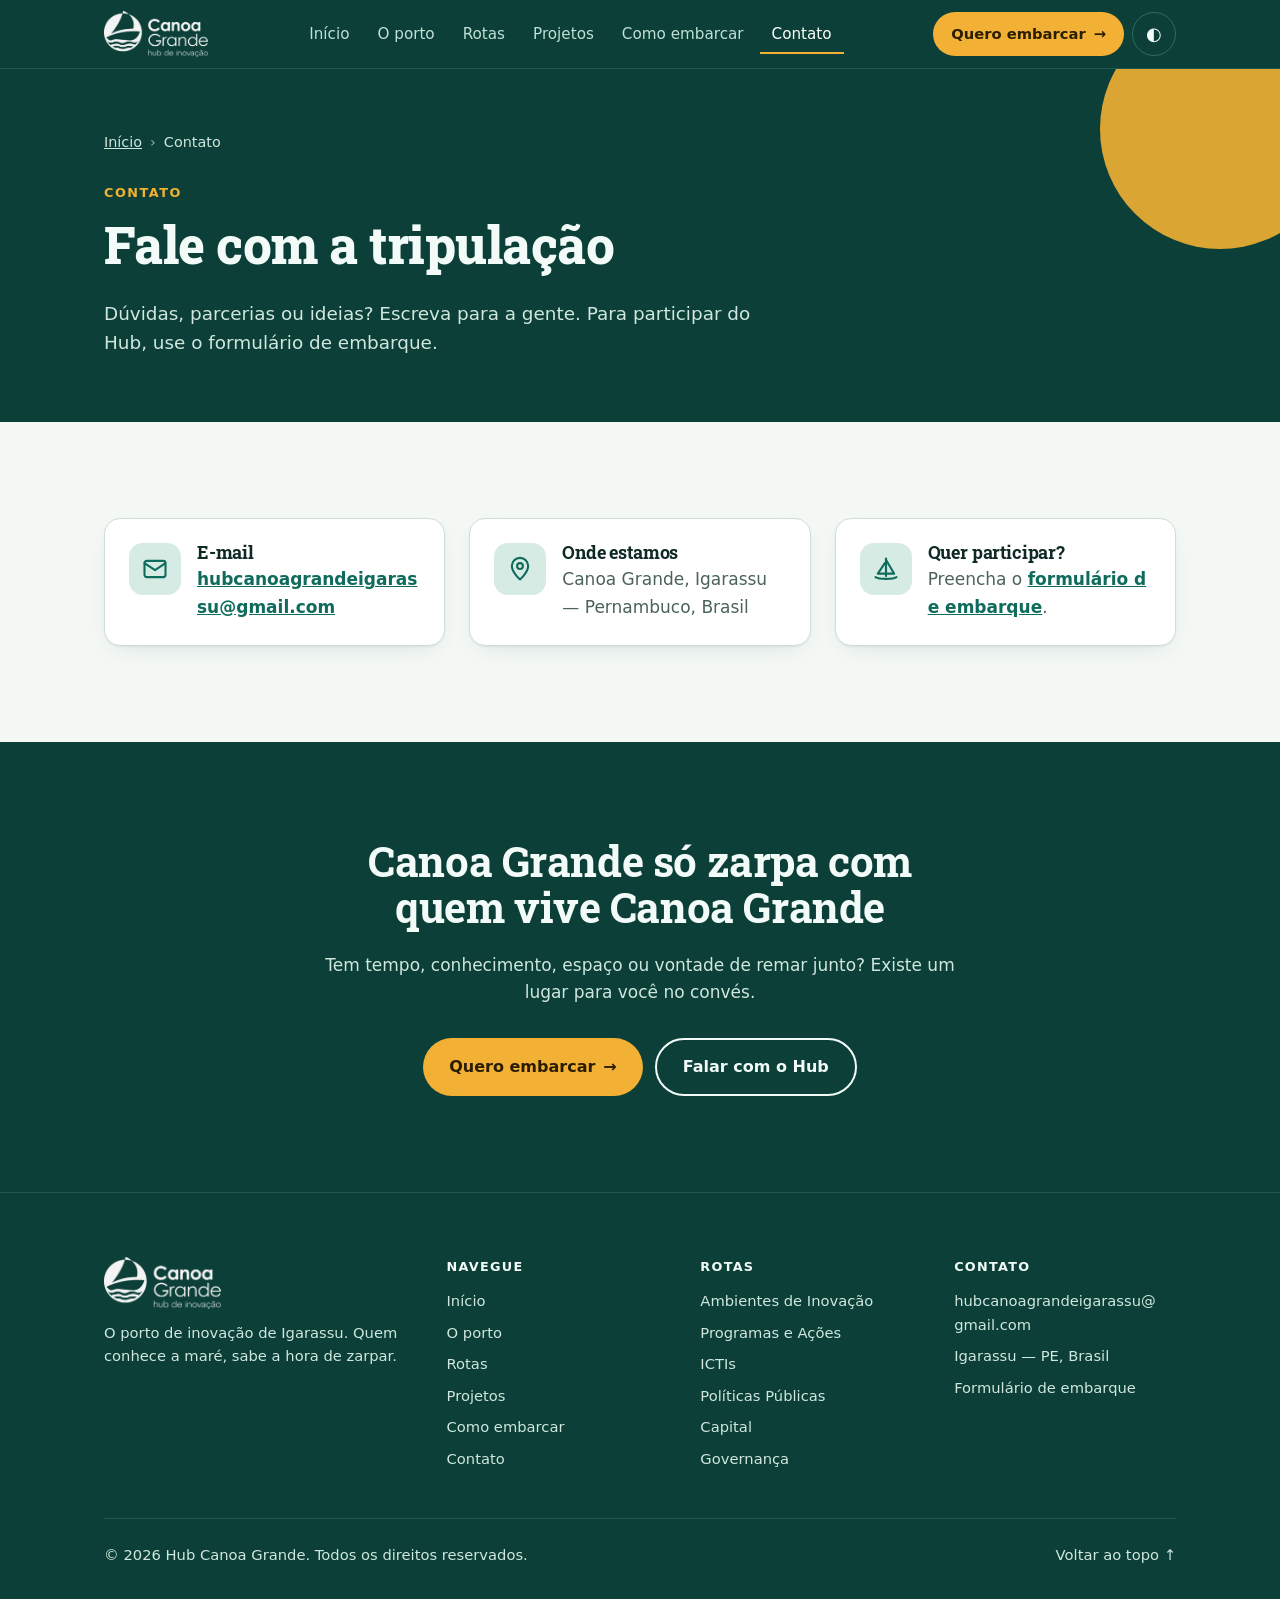
<file: contato.html>
<!DOCTYPE html>
<html lang="pt-BR">
<head>
<meta charset="utf-8">
<meta name="viewport" content="width=device-width, initial-scale=1, viewport-fit=cover">
<title>Contato — Hub Canoa Grande</title>
<meta name="description" content="Fale com a equipe do Hub Canoa Grande, em Igarassu (PE).">
<meta name="theme-color" content="#0b3f37">
<link rel="icon" href="favicon.ico" sizes="48x48">
<link rel="icon" type="image/png" sizes="32x32" href="assets/favicon-32.png">
<link rel="apple-touch-icon" href="assets/apple-touch-icon.png">
<link rel="manifest" href="site.webmanifest">
<script>try{var t=localStorage.getItem("hub-theme");if(t)document.documentElement.setAttribute("data-theme",t)}catch(e){}</script>
<link rel="preconnect" href="https://fonts.googleapis.com">
<link rel="preconnect" href="https://fonts.gstatic.com" crossorigin>
<link href="https://fonts.googleapis.com/css2?family=Roboto+Slab:wght@600;700;800&display=swap" rel="stylesheet">
<link rel="stylesheet" href="assets/style.css">
</head>
<body>
<a class="skip" href="#conteudo">Pular para o conteúdo</a>

<header class="top">
  <div class="wrap">
    <a class="brand" href="index.html" aria-label="Hub Canoa Grande — início"><img src="assets/logo.png" alt="Canoa Grande — hub de inovação" width="104" height="46"></a>
    <nav class="main" id="nav" aria-label="Principal">
      <a href="index.html">Início</a>
      <a href="o-porto.html">O porto</a>
      <a href="rotas.html">Rotas</a>
      <a href="projetos.html">Projetos</a>
      <a href="como-embarcar.html">Como embarcar</a>
      <a href="contato.html" aria-current="page">Contato</a>
      <a class="nav-cta" data-form href="como-embarcar.html#formulario">Quero embarcar →</a>
    </nav>
    <div class="tools">
      <a class="btn sm" data-form href="como-embarcar.html#formulario">Quero embarcar <span class="arr" aria-hidden="true">→</span></a>
      <button class="icon-btn" id="themeBtn" type="button" aria-label="Alternar tema claro e escuro">◐</button>
      <button class="icon-btn" id="menuBtn" type="button" aria-label="Abrir menu" aria-expanded="false" aria-controls="nav">☰</button>
    </div>
  </div>
</header>

<main id="conteudo">
<div class="page-hero">
  <div class="wrap">
    <ol class="crumbs" aria-label="Você está em"><li><a href="index.html">Início</a></li><li aria-current="page">Contato</li></ol>
    <span class="eyebrow">Contato</span>
    <h1>Fale com a tripulação</h1>
    <p>Dúvidas, parcerias ou ideias? Escreva para a gente. Para participar do Hub, use o formulário de embarque.</p>
  </div>
</div>

<section>
  <div class="wrap">
    <div class="grid-3">
      <div class="card contact-card"><div class="ico" aria-hidden="true"><svg viewBox="0 0 24 24" fill="none" stroke="currentColor" stroke-width="1.8" stroke-linecap="round" stroke-linejoin="round"><rect x="3" y="5" width="18" height="14" rx="2"/><path d="M3 7l9 6 9-6"/></svg></div><div><h3>E-mail</h3><p><a href="mailto:hubcanoagrandeigarassu@gmail.com">hubcanoagrandeigarassu@gmail.com</a></p></div></div>
      <div class="card contact-card"><div class="ico" aria-hidden="true"><svg viewBox="0 0 24 24" fill="none" stroke="currentColor" stroke-width="1.8" stroke-linecap="round" stroke-linejoin="round"><path d="M12 21s-7-6.2-7-11.5A7 7 0 0 1 19 9.5C19 14.8 12 21 12 21z"/><circle cx="12" cy="9.5" r="2.5"/></svg></div><div><h3>Onde estamos</h3><p>Canoa Grande, Igarassu — Pernambuco, Brasil</p></div></div>
      <div class="card contact-card"><div class="ico" aria-hidden="true"><svg viewBox="0 0 24 24" fill="none" stroke="currentColor" stroke-width="1.8" stroke-linecap="round" stroke-linejoin="round"><path d="M12 3v15"/><path d="M12 4l7 12h-7z"/><path d="M11 7L5 16h6"/><path d="M3 19c3 2 15 2 18 0"/></svg></div><div><h3>Quer participar?</h3><p>Preencha o <a data-form href="como-embarcar.html#formulario">formulário de embarque</a>.</p></div></div>
    </div>
  </div>
</section>

<section class="cta-band">
  <div class="wrap">
    <h2>Canoa Grande só zarpa com quem vive Canoa Grande</h2>
    <p>Tem tempo, conhecimento, espaço ou vontade de remar junto? Existe um lugar para você no convés.</p>
    <div class="actions"><a class="btn" data-form href="como-embarcar.html#formulario">Quero embarcar <span class="arr" aria-hidden="true">→</span></a><a class="btn alt" href="contato.html">Falar com o Hub</a></div>
  </div>
</section>
</main>

<footer>
  <div class="wrap">
    <div class="cols">
      <div>
        <img class="logo" src="assets/logo.png" alt="Canoa Grande — hub de inovação" width="117" height="52">
        <p>O porto de inovação de Igarassu. Quem conhece a maré, sabe a hora de zarpar.</p>
      </div>
      <div>
        <h4>Navegue</h4>
        <ul><li><a href="index.html">Início</a></li><li><a href="o-porto.html">O porto</a></li><li><a href="rotas.html">Rotas</a></li><li><a href="projetos.html">Projetos</a></li><li><a href="como-embarcar.html">Como embarcar</a></li><li><a href="contato.html">Contato</a></li></ul>
      </div>
      <div>
        <h4>Rotas</h4>
        <ul><li><a href="rotas/ambientes-de-inovacao.html">Ambientes de Inovação</a></li><li><a href="rotas/programas-e-acoes.html">Programas e Ações</a></li><li><a href="rotas/ictis.html">ICTIs</a></li><li><a href="rotas/politicas-publicas.html">Políticas Públicas</a></li><li><a href="rotas/capital.html">Capital</a></li><li><a href="rotas/governanca.html">Governança</a></li></ul>
      </div>
      <div>
        <h4>Contato</h4>
        <ul><li><a href="mailto:hubcanoagrandeigarassu@gmail.com">hubcanoagrandeigarassu@<wbr>gmail.com</a></li><li>Igarassu — PE, Brasil</li><li><a data-form href="como-embarcar.html#formulario">Formulário de embarque</a></li></ul>
      </div>
    </div>
    <div class="base"><span>© 2026 Hub Canoa Grande. Todos os direitos reservados.</span><a href="#conteudo">Voltar ao topo ↑</a></div>
  </div>
</footer>
<script src="assets/main.js"></script>
</body>
</html>
</file>
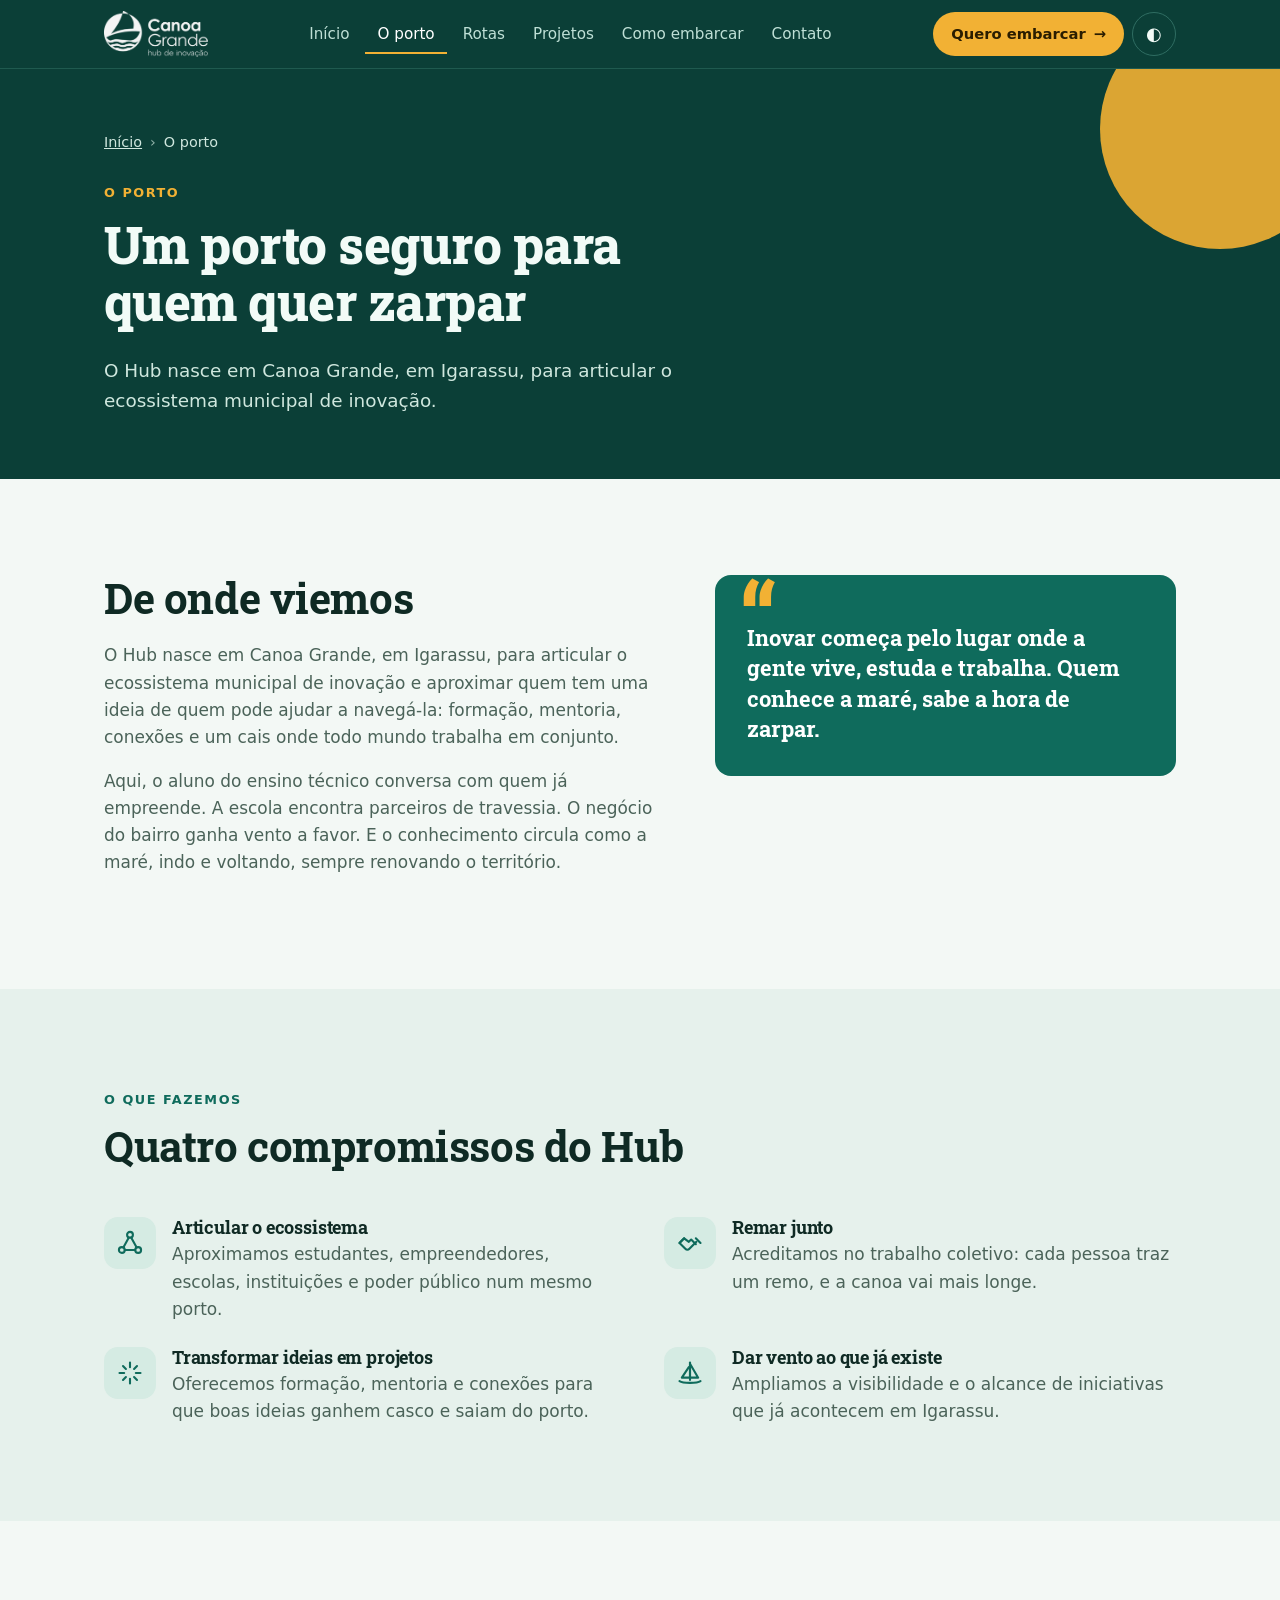
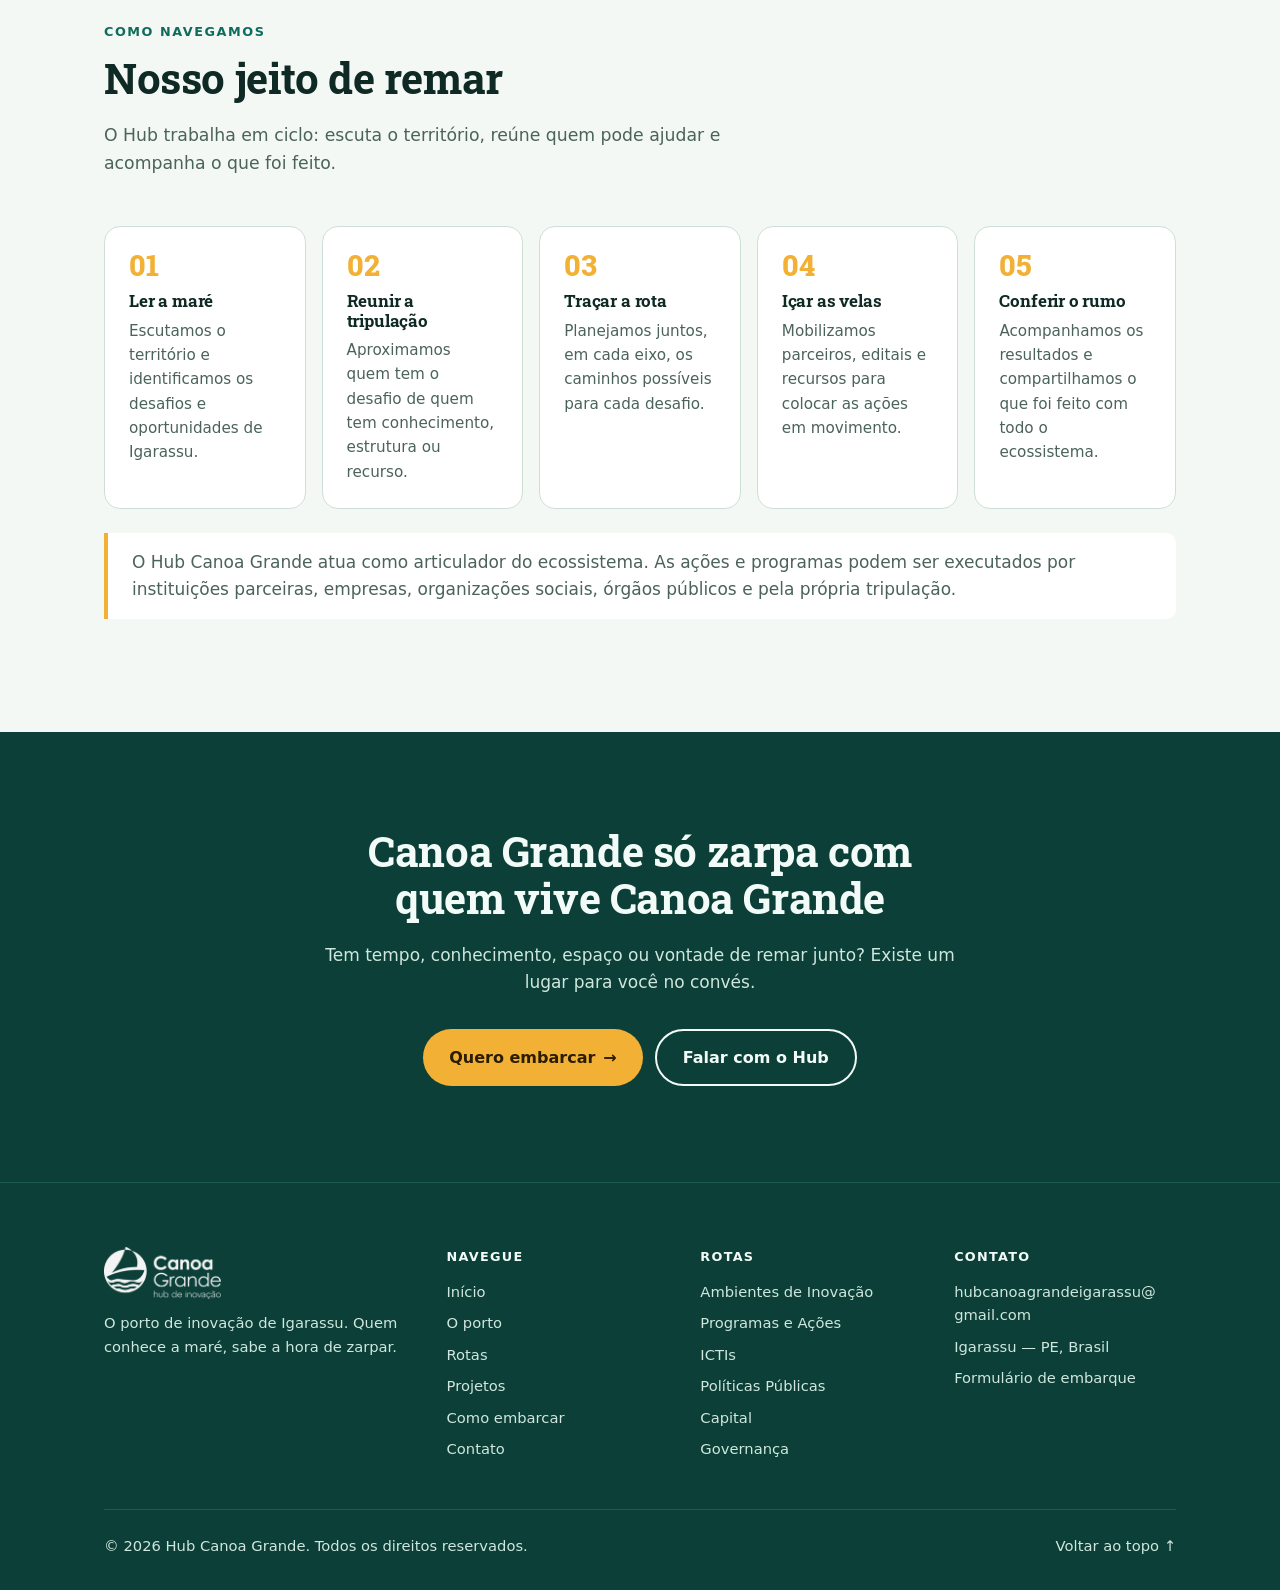
<file: o-porto.html>
<!DOCTYPE html>
<html lang="pt-BR">
<head>
<meta charset="utf-8">
<meta name="viewport" content="width=device-width, initial-scale=1, viewport-fit=cover">
<title>O porto — Hub Canoa Grande</title>
<meta name="description" content="Conheça o Hub Canoa Grande: o que é, nosso propósito e como navegamos.">
<meta name="theme-color" content="#0b3f37">
<link rel="icon" href="favicon.ico" sizes="48x48">
<link rel="icon" type="image/png" sizes="32x32" href="assets/favicon-32.png">
<link rel="apple-touch-icon" href="assets/apple-touch-icon.png">
<link rel="manifest" href="site.webmanifest">
<script>try{var t=localStorage.getItem("hub-theme");if(t)document.documentElement.setAttribute("data-theme",t)}catch(e){}</script>
<link rel="preconnect" href="https://fonts.googleapis.com">
<link rel="preconnect" href="https://fonts.gstatic.com" crossorigin>
<link href="https://fonts.googleapis.com/css2?family=Roboto+Slab:wght@600;700;800&display=swap" rel="stylesheet">
<link rel="stylesheet" href="assets/style.css">
</head>
<body>
<a class="skip" href="#conteudo">Pular para o conteúdo</a>

<header class="top">
  <div class="wrap">
    <a class="brand" href="index.html" aria-label="Hub Canoa Grande — início"><img src="assets/logo.png" alt="Canoa Grande — hub de inovação" width="104" height="46"></a>
    <nav class="main" id="nav" aria-label="Principal">
      <a href="index.html">Início</a>
      <a href="o-porto.html" aria-current="page">O porto</a>
      <a href="rotas.html">Rotas</a>
      <a href="projetos.html">Projetos</a>
      <a href="como-embarcar.html">Como embarcar</a>
      <a href="contato.html">Contato</a>
      <a class="nav-cta" data-form href="como-embarcar.html#formulario">Quero embarcar →</a>
    </nav>
    <div class="tools">
      <a class="btn sm" data-form href="como-embarcar.html#formulario">Quero embarcar <span class="arr" aria-hidden="true">→</span></a>
      <button class="icon-btn" id="themeBtn" type="button" aria-label="Alternar tema claro e escuro">◐</button>
      <button class="icon-btn" id="menuBtn" type="button" aria-label="Abrir menu" aria-expanded="false" aria-controls="nav">☰</button>
    </div>
  </div>
</header>

<main id="conteudo">
<div class="page-hero">
  <div class="wrap">
    <ol class="crumbs" aria-label="Você está em"><li><a href="index.html">Início</a></li><li aria-current="page">O porto</li></ol>
    <span class="eyebrow">O porto</span>
    <h1>Um porto seguro para quem quer zarpar</h1>
    <p>O Hub nasce em Canoa Grande, em Igarassu, para articular o ecossistema municipal de inovação.</p>
  </div>
</div>

<section>
  <div class="wrap split">
    <div class="prose">
      <h2>De onde viemos</h2>
      <p>O Hub nasce em Canoa Grande, em Igarassu, para articular o ecossistema municipal de inovação e aproximar quem tem uma ideia de quem pode ajudar a navegá-la: formação, mentoria, conexões e um cais onde todo mundo trabalha em conjunto.</p>
      <p>Aqui, o aluno do ensino técnico conversa com quem já empreende. A escola encontra parceiros de travessia. O negócio do bairro ganha vento a favor. E o conhecimento circula como a maré, indo e voltando, sempre renovando o território.</p>
    </div>
    <blockquote class="quote">Inovar começa pelo lugar onde a gente vive, estuda e trabalha. Quem conhece a maré, sabe a hora de zarpar.</blockquote>
  </div>
</section>

<section class="tint">
  <div class="wrap">
    <div class="section-head">
      <span class="eyebrow">O que fazemos</span>
      <h2>Quatro compromissos do Hub</h2>
    </div>
    <div class="grid-2">
      <div class="pillar"><div class="ico" aria-hidden="true"><svg viewBox="0 0 24 24" fill="none" stroke="currentColor" stroke-width="1.8" stroke-linecap="round" stroke-linejoin="round"><circle cx="12" cy="5" r="2.5"/><circle cx="5" cy="18" r="2.5"/><circle cx="19" cy="18" r="2.5"/><path d="M11 7.2L6.3 15.8M13 7.2l4.7 8.6M7.5 18h9"/></svg></div><div><h3>Articular o ecossistema</h3><p>Aproximamos estudantes, empreendedores, escolas, instituições e poder público num mesmo porto.</p></div></div>
      <div class="pillar"><div class="ico" aria-hidden="true"><svg viewBox="0 0 24 24" fill="none" stroke="currentColor" stroke-width="1.8" stroke-linecap="round" stroke-linejoin="round"><path d="M3 12l4-4 4 3 2-2 4 4"/><path d="M7 8l-4 4 5 5c1 1 2.5 1 3.5 0l6-6"/><path d="M21 12l-4-4"/></svg></div><div><h3>Remar junto</h3><p>Acreditamos no trabalho coletivo: cada pessoa traz um remo, e a canoa vai mais longe.</p></div></div>
      <div class="pillar"><div class="ico" aria-hidden="true"><svg viewBox="0 0 24 24" fill="none" stroke="currentColor" stroke-width="1.8" stroke-linecap="round" stroke-linejoin="round"><path d="M12 3v4M12 17v4M3 12h4M17 12h4M6 6l2.5 2.5M15.5 15.5L18 18M6 18l2.5-2.5M15.5 8.5L18 6"/></svg></div><div><h3>Transformar ideias em projetos</h3><p>Oferecemos formação, mentoria e conexões para que boas ideias ganhem casco e saiam do porto.</p></div></div>
      <div class="pillar"><div class="ico" aria-hidden="true"><svg viewBox="0 0 24 24" fill="none" stroke="currentColor" stroke-width="1.8" stroke-linecap="round" stroke-linejoin="round"><path d="M12 3v15"/><path d="M12 4l7 12h-7z"/><path d="M11 7L5 16h6"/><path d="M3 19c3 2 15 2 18 0"/></svg></div><div><h3>Dar vento ao que já existe</h3><p>Ampliamos a visibilidade e o alcance de iniciativas que já acontecem em Igarassu.</p></div></div>
    </div>
  </div>
</section>

<section>
  <div class="wrap">
    <div class="section-head">
      <span class="eyebrow">Como navegamos</span>
      <h2>Nosso jeito de remar</h2>
      <p>O Hub trabalha em ciclo: escuta o território, reúne quem pode ajudar e acompanha o que foi feito.</p>
    </div>
    <ol class="cycle"><li><span class="n">01</span><h3>Ler a maré</h3><p>Escutamos o território e identificamos os desafios e oportunidades de Igarassu.</p></li><li><span class="n">02</span><h3>Reunir a tripulação</h3><p>Aproximamos quem tem o desafio de quem tem conhecimento, estrutura ou recurso.</p></li><li><span class="n">03</span><h3>Traçar a rota</h3><p>Planejamos juntos, em cada eixo, os caminhos possíveis para cada desafio.</p></li><li><span class="n">04</span><h3>Içar as velas</h3><p>Mobilizamos parceiros, editais e recursos para colocar as ações em movimento.</p></li><li><span class="n">05</span><h3>Conferir o rumo</h3><p>Acompanhamos os resultados e compartilhamos o que foi feito com todo o ecossistema.</p></li></ol>
    <p class="note">O Hub Canoa Grande atua como articulador do ecossistema. As ações e programas podem ser executados por instituições parceiras, empresas, organizações sociais, órgãos públicos e pela própria tripulação.</p>
  </div>
</section>

<section class="cta-band">
  <div class="wrap">
    <h2>Canoa Grande só zarpa com quem vive Canoa Grande</h2>
    <p>Tem tempo, conhecimento, espaço ou vontade de remar junto? Existe um lugar para você no convés.</p>
    <div class="actions"><a class="btn" data-form href="como-embarcar.html#formulario">Quero embarcar <span class="arr" aria-hidden="true">→</span></a><a class="btn alt" href="contato.html">Falar com o Hub</a></div>
  </div>
</section>
</main>

<footer>
  <div class="wrap">
    <div class="cols">
      <div>
        <img class="logo" src="assets/logo.png" alt="Canoa Grande — hub de inovação" width="117" height="52">
        <p>O porto de inovação de Igarassu. Quem conhece a maré, sabe a hora de zarpar.</p>
      </div>
      <div>
        <h4>Navegue</h4>
        <ul><li><a href="index.html">Início</a></li><li><a href="o-porto.html">O porto</a></li><li><a href="rotas.html">Rotas</a></li><li><a href="projetos.html">Projetos</a></li><li><a href="como-embarcar.html">Como embarcar</a></li><li><a href="contato.html">Contato</a></li></ul>
      </div>
      <div>
        <h4>Rotas</h4>
        <ul><li><a href="rotas/ambientes-de-inovacao.html">Ambientes de Inovação</a></li><li><a href="rotas/programas-e-acoes.html">Programas e Ações</a></li><li><a href="rotas/ictis.html">ICTIs</a></li><li><a href="rotas/politicas-publicas.html">Políticas Públicas</a></li><li><a href="rotas/capital.html">Capital</a></li><li><a href="rotas/governanca.html">Governança</a></li></ul>
      </div>
      <div>
        <h4>Contato</h4>
        <ul><li><a href="mailto:hubcanoagrandeigarassu@gmail.com">hubcanoagrandeigarassu@<wbr>gmail.com</a></li><li>Igarassu — PE, Brasil</li><li><a data-form href="como-embarcar.html#formulario">Formulário de embarque</a></li></ul>
      </div>
    </div>
    <div class="base"><span>© 2026 Hub Canoa Grande. Todos os direitos reservados.</span><a href="#conteudo">Voltar ao topo ↑</a></div>
  </div>
</footer>
<script src="assets/main.js"></script>
</body>
</html>
</file>
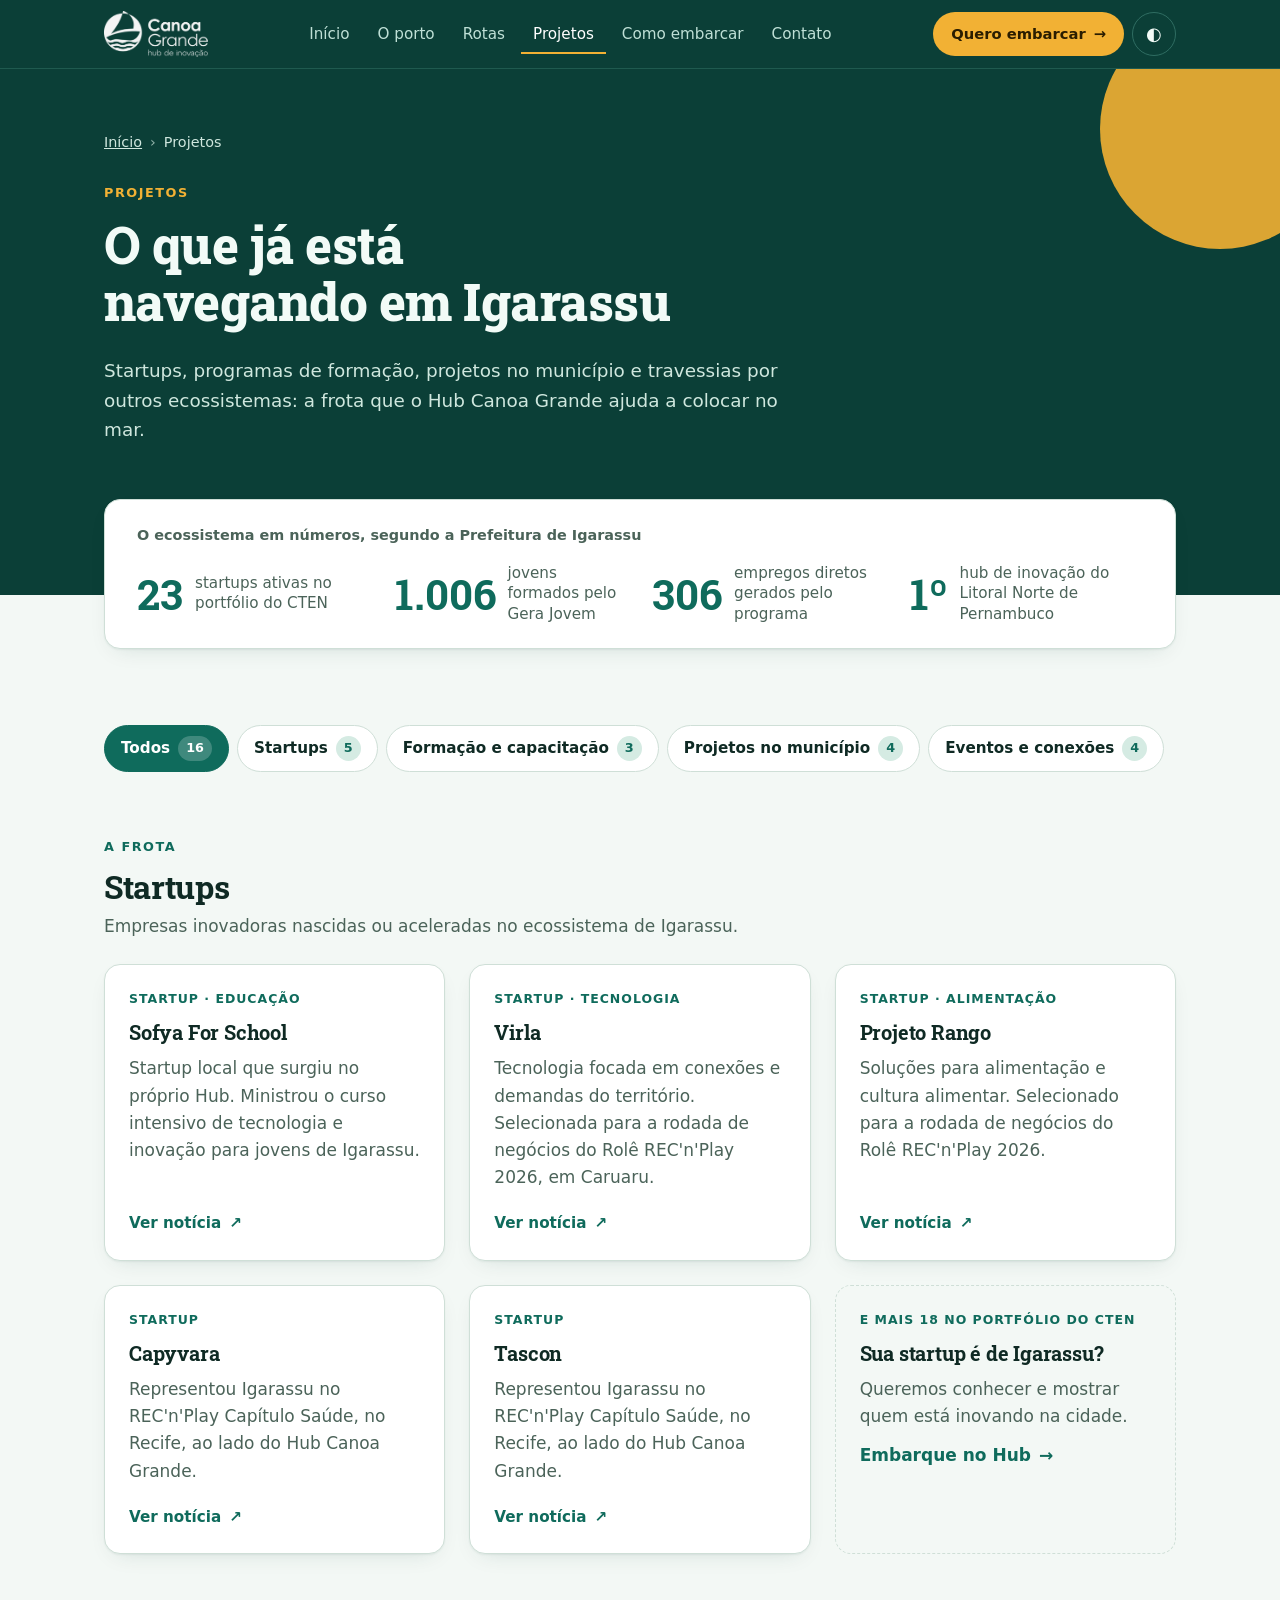
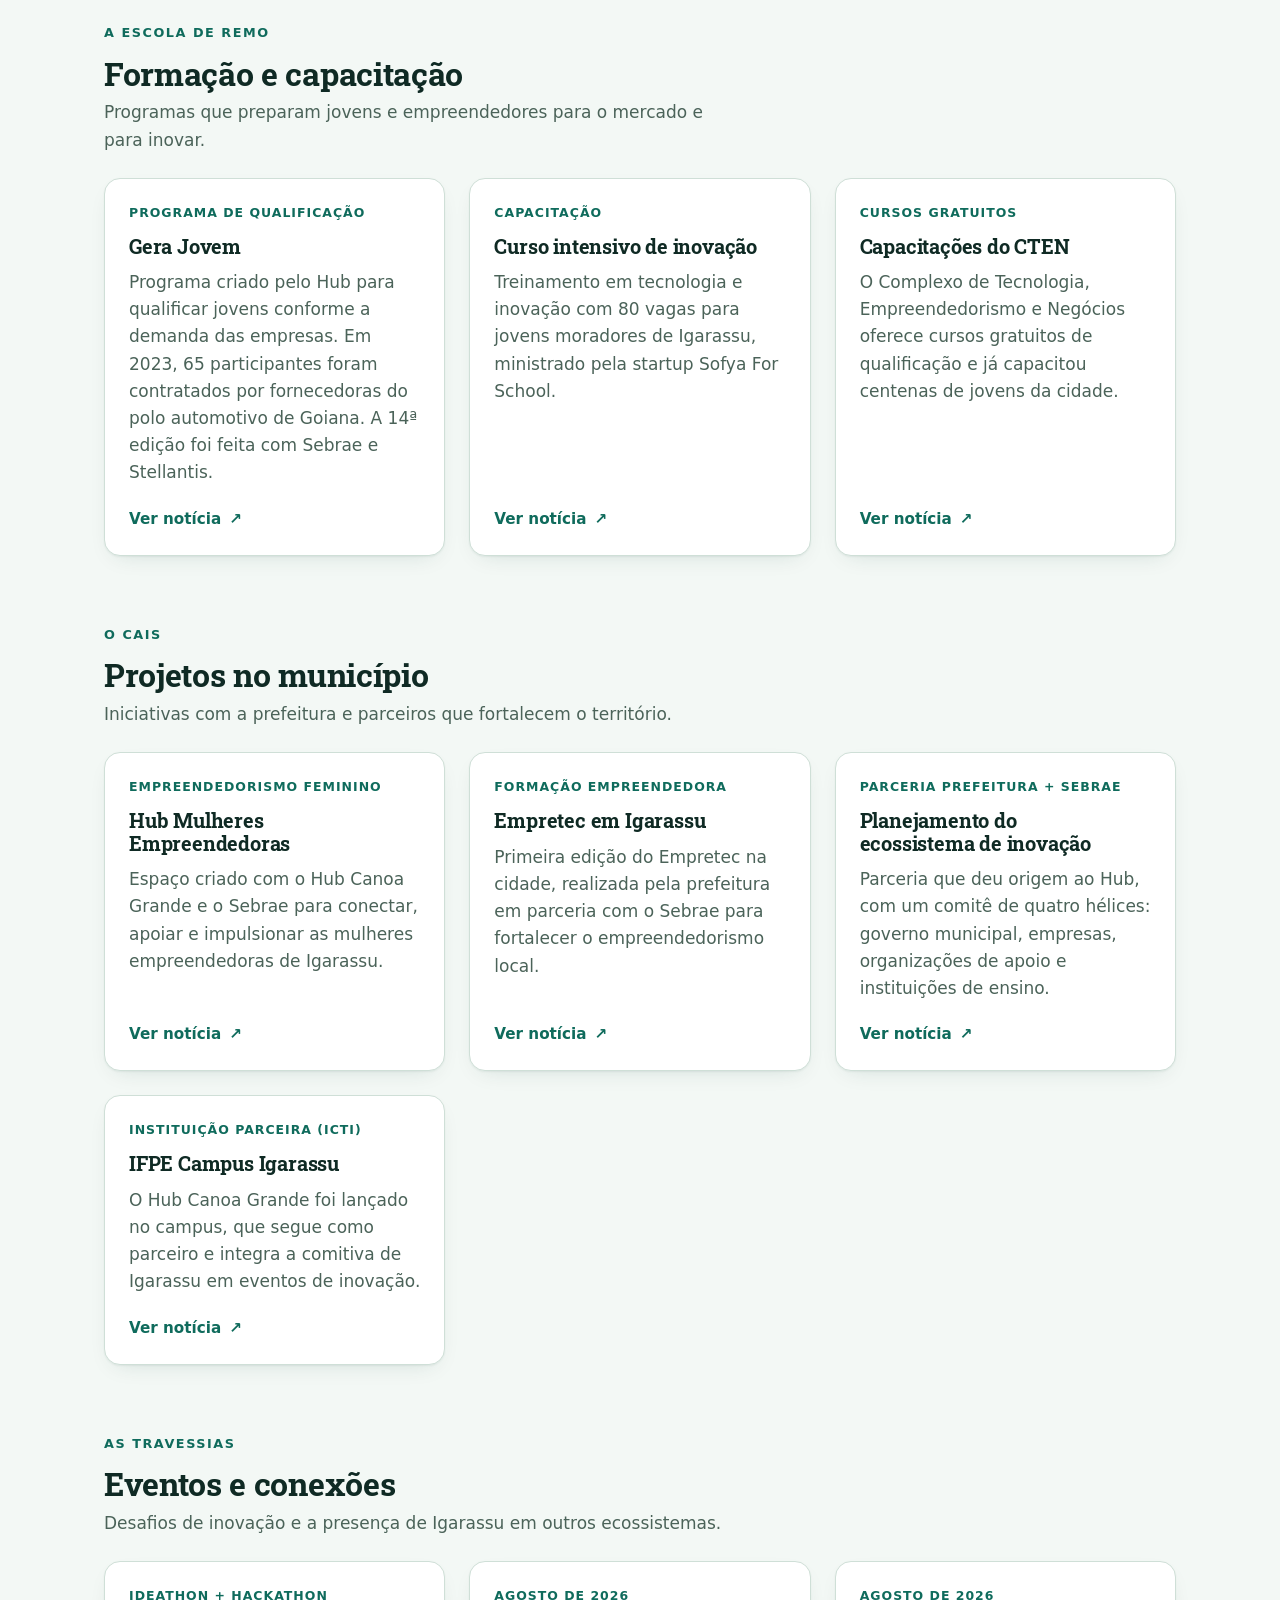
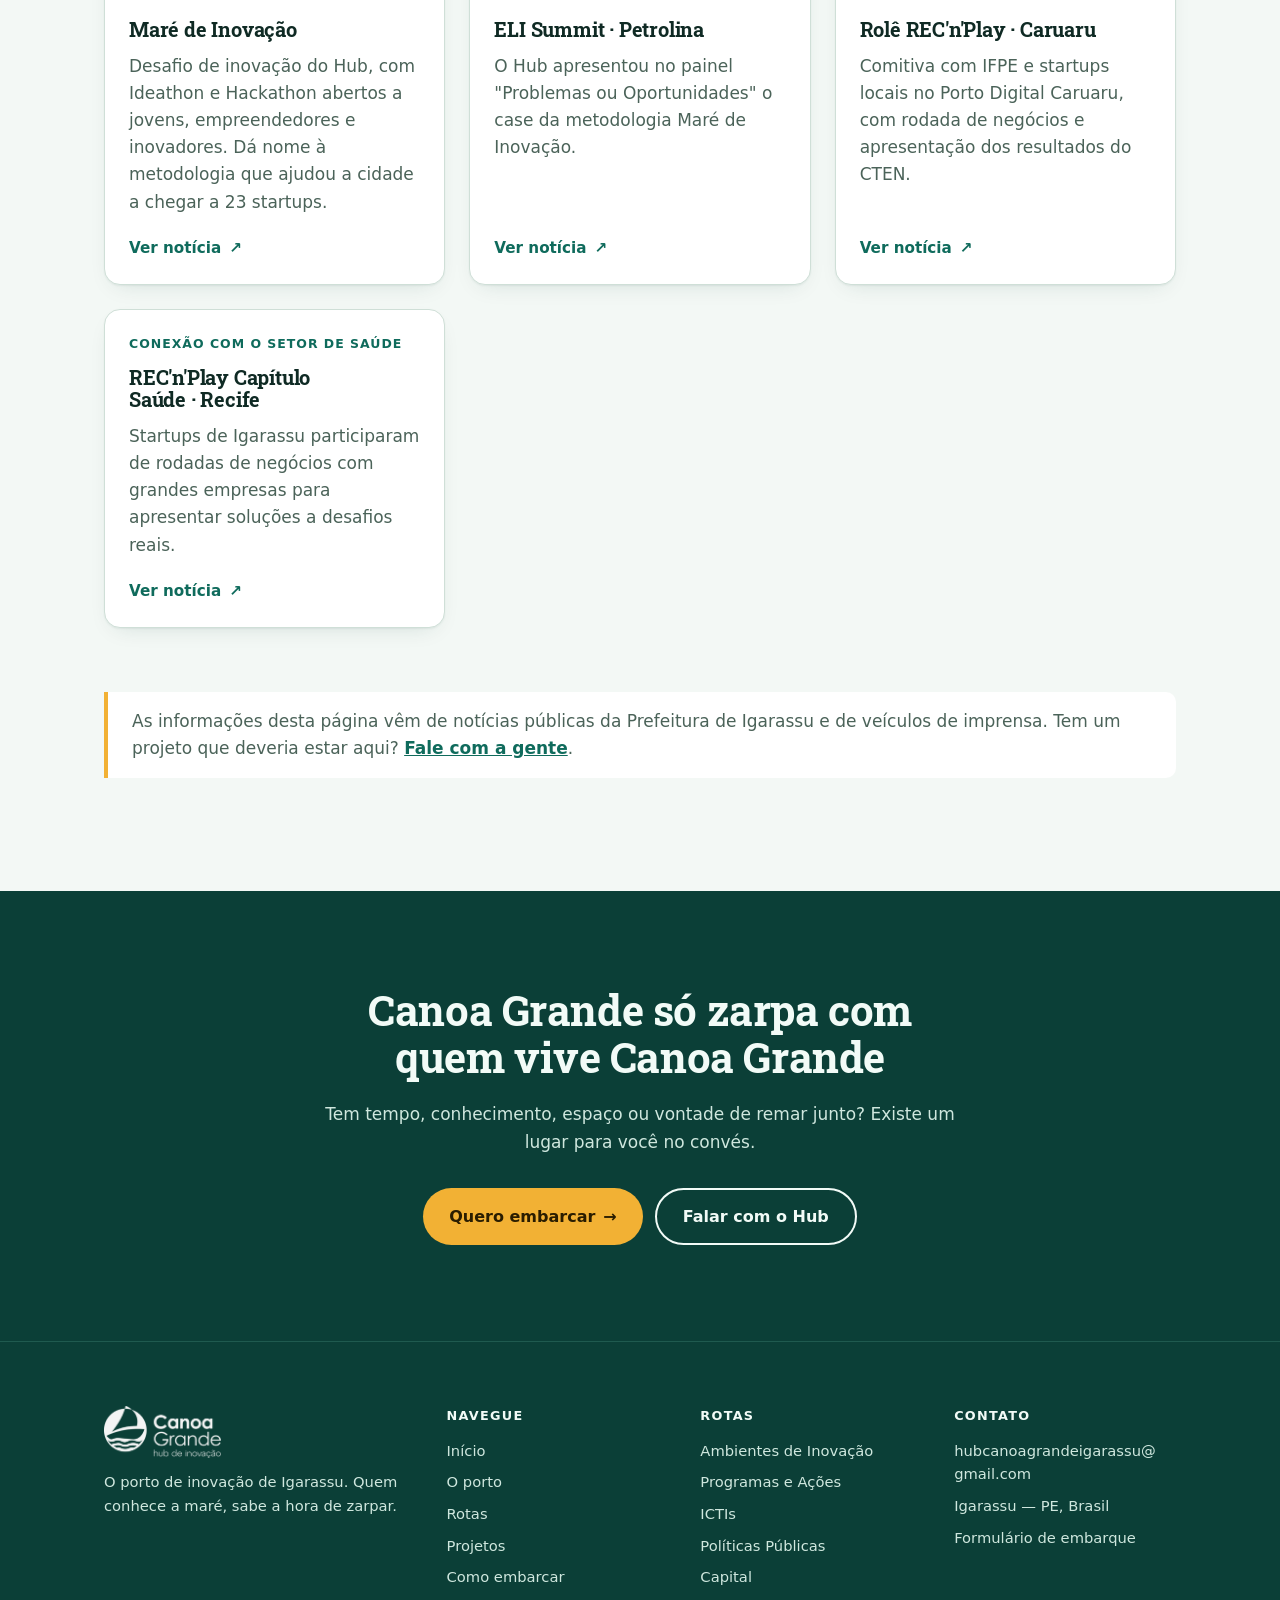
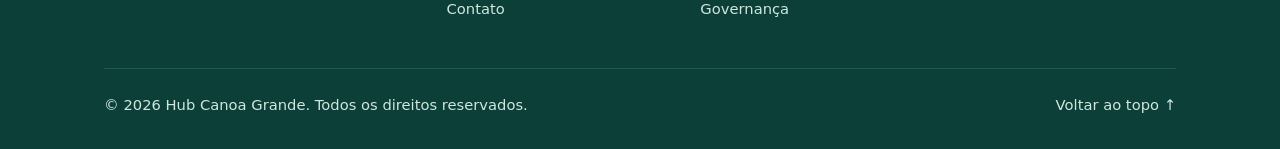
<file: projetos.html>
<!DOCTYPE html>
<html lang="pt-BR">
<head>
<meta charset="utf-8">
<meta name="viewport" content="width=device-width, initial-scale=1, viewport-fit=cover">
<title>Projetos — Hub Canoa Grande</title>
<meta name="description" content="Startups, programas de formação, projetos no município e eventos do ecossistema de inovação de Igarassu.">
<meta name="theme-color" content="#0b3f37">
<link rel="icon" href="favicon.ico" sizes="48x48">
<link rel="icon" type="image/png" sizes="32x32" href="assets/favicon-32.png">
<link rel="apple-touch-icon" href="assets/apple-touch-icon.png">
<link rel="manifest" href="site.webmanifest">
<script>try{var t=localStorage.getItem("hub-theme");if(t)document.documentElement.setAttribute("data-theme",t)}catch(e){}</script>
<link rel="preconnect" href="https://fonts.googleapis.com">
<link rel="preconnect" href="https://fonts.gstatic.com" crossorigin>
<link href="https://fonts.googleapis.com/css2?family=Roboto+Slab:wght@600;700;800&display=swap" rel="stylesheet">
<link rel="stylesheet" href="assets/style.css">
</head>
<body>
<a class="skip" href="#conteudo">Pular para o conteúdo</a>

<header class="top">
  <div class="wrap">
    <a class="brand" href="index.html" aria-label="Hub Canoa Grande — início"><img src="assets/logo.png" alt="Canoa Grande — hub de inovação" width="104" height="46"></a>
    <nav class="main" id="nav" aria-label="Principal">
      <a href="index.html">Início</a>
      <a href="o-porto.html">O porto</a>
      <a href="rotas.html">Rotas</a>
      <a href="projetos.html" aria-current="page">Projetos</a>
      <a href="como-embarcar.html">Como embarcar</a>
      <a href="contato.html">Contato</a>
      <a class="nav-cta" data-form href="como-embarcar.html#formulario">Quero embarcar →</a>
    </nav>
    <div class="tools">
      <a class="btn sm" data-form href="como-embarcar.html#formulario">Quero embarcar <span class="arr" aria-hidden="true">→</span></a>
      <button class="icon-btn" id="themeBtn" type="button" aria-label="Alternar tema claro e escuro">◐</button>
      <button class="icon-btn" id="menuBtn" type="button" aria-label="Abrir menu" aria-expanded="false" aria-controls="nav">☰</button>
    </div>
  </div>
</header>

<main id="conteudo">
<div class="page-hero">
  <div class="wrap">
    <ol class="crumbs" aria-label="Você está em"><li><a href="index.html">Início</a></li><li aria-current="page">Projetos</li></ol>
    <span class="eyebrow">Projetos</span>
    <h1>O que já está navegando em Igarassu</h1>
    <p>Startups, programas de formação, projetos no município e travessias por outros ecossistemas: a frota que o Hub Canoa Grande ajuda a colocar no mar.</p>
  </div>
</div>

<div class="goals">
  <div class="wrap">
    <div class="panel">
      <p>O ecossistema em números, segundo a Prefeitura de Igarassu</p>
      <ul>
        <li><b>23</b><span>startups ativas no portfólio do CTEN</span></li>
        <li><b>1.006</b><span>jovens formados pelo Gera Jovem</span></li>
        <li><b>306</b><span>empregos diretos gerados pelo programa</span></li>
        <li><b>1º</b><span>hub de inovação do Litoral Norte de Pernambuco</span></li>
      </ul>
    </div>
  </div>
</div>

<section class="proj-section">
  <div class="wrap">
    <div class="filters" role="group" aria-label="Filtrar projetos por categoria">
      <button type="button" class="chip" aria-pressed="true" data-filter="todos">Todos <span>16</span></button>
      <button type="button" class="chip" aria-pressed="false" data-filter="startups">Startups <span>5</span></button>
      <button type="button" class="chip" aria-pressed="false" data-filter="formacao">Formação e capacitação <span>3</span></button>
      <button type="button" class="chip" aria-pressed="false" data-filter="municipio">Projetos no município <span>4</span></button>
      <button type="button" class="chip" aria-pressed="false" data-filter="eventos">Eventos e conexões <span>4</span></button>
    </div>
    <p class="filter-status skip" id="filterStatus" role="status"></p>

    <div class="proj-group" id="startups" data-group="startups">
      <div class="group-head"><span class="eyebrow">A frota</span><h2>Startups</h2><p>Empresas inovadoras nascidas ou aceleradas no ecossistema de Igarassu.</p></div>
      <div class="grid-3">
      <article class="card proj" data-cat="startups">
        <span class="proj-type">Startup · educação</span>
        <h3>Sofya For School</h3>
        <p>Startup local que surgiu no próprio Hub. Ministrou o curso intensivo de tecnologia e inovação para jovens de Igarassu.</p>
        <a class="link proj-src" href="https://igarassu.pe.gov.br/igarassu-oferece-curso-intensivo-para-jovens-interessados-em-inovacao/" target="_blank" rel="noopener">Ver notícia <span class="arr" aria-hidden="true">↗</span><span class="skip"> sobre Sofya For School (abre em nova aba)</span></a>
      </article>
      <article class="card proj" data-cat="startups">
        <span class="proj-type">Startup · tecnologia</span>
        <h3>Virla</h3>
        <p>Tecnologia focada em conexões e demandas do território. Selecionada para a rodada de negócios do Rolê REC'n'Play 2026, em Caruaru.</p>
        <a class="link proj-src" href="https://pordentrodetudo2016.wordpress.com/2026/08/14/igarassu-destaca-salto-no-numero-de-startups-durante-o-role-recnplay-em-caruaru/" target="_blank" rel="noopener">Ver notícia <span class="arr" aria-hidden="true">↗</span><span class="skip"> sobre Virla (abre em nova aba)</span></a>
      </article>
      <article class="card proj" data-cat="startups">
        <span class="proj-type">Startup · alimentação</span>
        <h3>Projeto Rango</h3>
        <p>Soluções para alimentação e cultura alimentar. Selecionado para a rodada de negócios do Rolê REC'n'Play 2026.</p>
        <a class="link proj-src" href="https://pordentrodetudo2016.wordpress.com/2026/08/14/igarassu-destaca-salto-no-numero-de-startups-durante-o-role-recnplay-em-caruaru/" target="_blank" rel="noopener">Ver notícia <span class="arr" aria-hidden="true">↗</span><span class="skip"> sobre Projeto Rango (abre em nova aba)</span></a>
      </article>
      <article class="card proj" data-cat="startups">
        <span class="proj-type">Startup</span>
        <h3>Capyvara</h3>
        <p>Representou Igarassu no REC'n'Play Capítulo Saúde, no Recife, ao lado do Hub Canoa Grande.</p>
        <a class="link proj-src" href="https://igarassu.pe.gov.br/igarassu-participa-do-recnplay-capitulo-saude-com-startups-e-hub-canoa-grande/" target="_blank" rel="noopener">Ver notícia <span class="arr" aria-hidden="true">↗</span><span class="skip"> sobre Capyvara (abre em nova aba)</span></a>
      </article>
      <article class="card proj" data-cat="startups">
        <span class="proj-type">Startup</span>
        <h3>Tascon</h3>
        <p>Representou Igarassu no REC'n'Play Capítulo Saúde, no Recife, ao lado do Hub Canoa Grande.</p>
        <a class="link proj-src" href="https://igarassu.pe.gov.br/igarassu-participa-do-recnplay-capitulo-saude-com-startups-e-hub-canoa-grande/" target="_blank" rel="noopener">Ver notícia <span class="arr" aria-hidden="true">↗</span><span class="skip"> sobre Tascon (abre em nova aba)</span></a>
      </article>
      <a class="card proj proj-cta" data-cat="startups" href="como-embarcar.html#formulario"><span class="proj-type">E mais 18 no portfólio do CTEN</span><h3>Sua startup é de Igarassu?</h3><p>Queremos conhecer e mostrar quem está inovando na cidade.</p><span class="link">Embarque no Hub <span class="arr" aria-hidden="true">→</span></span></a>
      </div>
    </div>

    <div class="proj-group" id="formacao" data-group="formacao">
      <div class="group-head"><span class="eyebrow">A escola de remo</span><h2>Formação e capacitação</h2><p>Programas que preparam jovens e empreendedores para o mercado e para inovar.</p></div>
      <div class="grid-3">
      <article class="card proj" data-cat="formacao">
        <span class="proj-type">Programa de qualificação</span>
        <h3>Gera Jovem</h3>
        <p>Programa criado pelo Hub para qualificar jovens conforme a demanda das empresas. Em 2023, 65 participantes foram contratados por fornecedoras do polo automotivo de Goiana. A 14ª edição foi feita com Sebrae e Stellantis.</p>
        <a class="link proj-src" href="https://portaldeprefeitura.com.br/pernambuco/programa-gera-jovem-igarassu-emprega-65-pessoas-apos-oferecer-qualific/500816/" target="_blank" rel="noopener">Ver notícia <span class="arr" aria-hidden="true">↗</span><span class="skip"> sobre Gera Jovem (abre em nova aba)</span></a>
      </article>
      <article class="card proj" data-cat="formacao">
        <span class="proj-type">Capacitação</span>
        <h3>Curso intensivo de inovação</h3>
        <p>Treinamento em tecnologia e inovação com 80 vagas para jovens moradores de Igarassu, ministrado pela startup Sofya For School.</p>
        <a class="link proj-src" href="https://igarassu.pe.gov.br/igarassu-oferece-curso-intensivo-para-jovens-interessados-em-inovacao/" target="_blank" rel="noopener">Ver notícia <span class="arr" aria-hidden="true">↗</span><span class="skip"> sobre Curso intensivo de inovação (abre em nova aba)</span></a>
      </article>
      <article class="card proj" data-cat="formacao">
        <span class="proj-type">Cursos gratuitos</span>
        <h3>Capacitações do CTEN</h3>
        <p>O Complexo de Tecnologia, Empreendedorismo e Negócios oferece cursos gratuitos de qualificação e já capacitou centenas de jovens da cidade.</p>
        <a class="link proj-src" href="https://portaldeprefeitura.com.br/regiao-metropolitana/igarassu/em-igarassu-programa-do-cten-capacita-mais-de-300-jovens/588816/" target="_blank" rel="noopener">Ver notícia <span class="arr" aria-hidden="true">↗</span><span class="skip"> sobre Capacitações do CTEN (abre em nova aba)</span></a>
      </article>
      
      </div>
    </div>

    <div class="proj-group" id="municipio" data-group="municipio">
      <div class="group-head"><span class="eyebrow">O cais</span><h2>Projetos no município</h2><p>Iniciativas com a prefeitura e parceiros que fortalecem o território.</p></div>
      <div class="grid-3">
      <article class="card proj" data-cat="municipio">
        <span class="proj-type">Empreendedorismo feminino</span>
        <h3>Hub Mulheres Empreendedoras</h3>
        <p>Espaço criado com o Hub Canoa Grande e o Sebrae para conectar, apoiar e impulsionar as mulheres empreendedoras de Igarassu.</p>
        <a class="link proj-src" href="https://portaldeprefeitura.com.br/regiao-metropolitana/igarassu/prefeitura-de-igarassu-hub-mulheres-empreendedoras/597111/" target="_blank" rel="noopener">Ver notícia <span class="arr" aria-hidden="true">↗</span><span class="skip"> sobre Hub Mulheres Empreendedoras (abre em nova aba)</span></a>
      </article>
      <article class="card proj" data-cat="municipio">
        <span class="proj-type">Formação empreendedora</span>
        <h3>Empretec em Igarassu</h3>
        <p>Primeira edição do Empretec na cidade, realizada pela prefeitura em parceria com o Sebrae para fortalecer o empreendedorismo local.</p>
        <a class="link proj-src" href="https://portaldeprefeitura.com.br/pernambuco/em-igarassu-primeiro-empretec-fortalece-empreendedorismo/631841/" target="_blank" rel="noopener">Ver notícia <span class="arr" aria-hidden="true">↗</span><span class="skip"> sobre Empretec em Igarassu (abre em nova aba)</span></a>
      </article>
      <article class="card proj" data-cat="municipio">
        <span class="proj-type">Parceria Prefeitura + Sebrae</span>
        <h3>Planejamento do ecossistema de inovação</h3>
        <p>Parceria que deu origem ao Hub, com um comitê de quatro hélices: governo municipal, empresas, organizações de apoio e instituições de ensino.</p>
        <a class="link proj-src" href="https://igarassu.pe.gov.br/hub-de-inovacao-trara-melhorias-e-impulsiona-a-tecnologia-em-igarassu/" target="_blank" rel="noopener">Ver notícia <span class="arr" aria-hidden="true">↗</span><span class="skip"> sobre Planejamento do ecossistema de inovação (abre em nova aba)</span></a>
      </article>
      <article class="card proj" data-cat="municipio">
        <span class="proj-type">Instituição parceira (ICTI)</span>
        <h3>IFPE Campus Igarassu</h3>
        <p>O Hub Canoa Grande foi lançado no campus, que segue como parceiro e integra a comitiva de Igarassu em eventos de inovação.</p>
        <a class="link proj-src" href="https://portal.ifpe.edu.br/igarassu/noticias/lancado-hub-de-inovacao-canoa-grande-no-ifpe-campus-igarassu/" target="_blank" rel="noopener">Ver notícia <span class="arr" aria-hidden="true">↗</span><span class="skip"> sobre IFPE Campus Igarassu (abre em nova aba)</span></a>
      </article>
      
      </div>
    </div>

    <div class="proj-group" id="eventos" data-group="eventos">
      <div class="group-head"><span class="eyebrow">As travessias</span><h2>Eventos e conexões</h2><p>Desafios de inovação e a presença de Igarassu em outros ecossistemas.</p></div>
      <div class="grid-3">
      <article class="card proj" data-cat="eventos">
        <span class="proj-type">Ideathon + Hackathon</span>
        <h3>Maré de Inovação</h3>
        <p>Desafio de inovação do Hub, com Ideathon e Hackathon abertos a jovens, empreendedores e inovadores. Dá nome à metodologia que ajudou a cidade a chegar a 23 startups.</p>
        <a class="link proj-src" href="https://portaldeprefeitura.com.br/regiao-metropolitana/igarassu/prefeitura-de-igarassu-promove-mare-de-inovacao/598414/" target="_blank" rel="noopener">Ver notícia <span class="arr" aria-hidden="true">↗</span><span class="skip"> sobre Maré de Inovação (abre em nova aba)</span></a>
      </article>
      <article class="card proj" data-cat="eventos">
        <span class="proj-type">Agosto de 2026</span>
        <h3>ELI Summit · Petrolina</h3>
        <p>O Hub apresentou no painel "Problemas ou Oportunidades" o case da metodologia Maré de Inovação.</p>
        <a class="link proj-src" href="https://blogdacris.com.br/brasil/estados/pernambuco/em-petrolina-hub-de-igarassu-compartilha-metodo-que-impulsionou-startups-na-cidade/" target="_blank" rel="noopener">Ver notícia <span class="arr" aria-hidden="true">↗</span><span class="skip"> sobre ELI Summit · Petrolina (abre em nova aba)</span></a>
      </article>
      <article class="card proj" data-cat="eventos">
        <span class="proj-type">Agosto de 2026</span>
        <h3>Rolê REC'n'Play · Caruaru</h3>
        <p>Comitiva com IFPE e startups locais no Porto Digital Caruaru, com rodada de negócios e apresentação dos resultados do CTEN.</p>
        <a class="link proj-src" href="https://pordentrodetudo2016.wordpress.com/2026/08/14/igarassu-destaca-salto-no-numero-de-startups-durante-o-role-recnplay-em-caruaru/" target="_blank" rel="noopener">Ver notícia <span class="arr" aria-hidden="true">↗</span><span class="skip"> sobre Rolê REC'n'Play · Caruaru (abre em nova aba)</span></a>
      </article>
      <article class="card proj" data-cat="eventos">
        <span class="proj-type">Conexão com o setor de saúde</span>
        <h3>REC'n'Play Capítulo Saúde · Recife</h3>
        <p>Startups de Igarassu participaram de rodadas de negócios com grandes empresas para apresentar soluções a desafios reais.</p>
        <a class="link proj-src" href="https://igarassu.pe.gov.br/igarassu-participa-do-recnplay-capitulo-saude-com-startups-e-hub-canoa-grande/" target="_blank" rel="noopener">Ver notícia <span class="arr" aria-hidden="true">↗</span><span class="skip"> sobre REC'n'Play Capítulo Saúde · Recife (abre em nova aba)</span></a>
      </article>
      
      </div>
    </div>

    <p class="note">As informações desta página vêm de notícias públicas da Prefeitura de Igarassu e de veículos de imprensa. Tem um projeto que deveria estar aqui? <a href="contato.html">Fale com a gente</a>.</p>
  </div>
</section>

<section class="cta-band">
  <div class="wrap">
    <h2>Canoa Grande só zarpa com quem vive Canoa Grande</h2>
    <p>Tem tempo, conhecimento, espaço ou vontade de remar junto? Existe um lugar para você no convés.</p>
    <div class="actions"><a class="btn" data-form href="como-embarcar.html#formulario">Quero embarcar <span class="arr" aria-hidden="true">→</span></a><a class="btn alt" href="contato.html">Falar com o Hub</a></div>
  </div>
</section>
</main>

<footer>
  <div class="wrap">
    <div class="cols">
      <div>
        <img class="logo" src="assets/logo.png" alt="Canoa Grande — hub de inovação" width="117" height="52">
        <p>O porto de inovação de Igarassu. Quem conhece a maré, sabe a hora de zarpar.</p>
      </div>
      <div>
        <h4>Navegue</h4>
        <ul><li><a href="index.html">Início</a></li><li><a href="o-porto.html">O porto</a></li><li><a href="rotas.html">Rotas</a></li><li><a href="projetos.html">Projetos</a></li><li><a href="como-embarcar.html">Como embarcar</a></li><li><a href="contato.html">Contato</a></li></ul>
      </div>
      <div>
        <h4>Rotas</h4>
        <ul><li><a href="rotas/ambientes-de-inovacao.html">Ambientes de Inovação</a></li><li><a href="rotas/programas-e-acoes.html">Programas e Ações</a></li><li><a href="rotas/ictis.html">ICTIs</a></li><li><a href="rotas/politicas-publicas.html">Políticas Públicas</a></li><li><a href="rotas/capital.html">Capital</a></li><li><a href="rotas/governanca.html">Governança</a></li></ul>
      </div>
      <div>
        <h4>Contato</h4>
        <ul><li><a href="mailto:hubcanoagrandeigarassu@gmail.com">hubcanoagrandeigarassu@<wbr>gmail.com</a></li><li>Igarassu — PE, Brasil</li><li><a data-form href="como-embarcar.html#formulario">Formulário de embarque</a></li></ul>
      </div>
    </div>
    <div class="base"><span>© 2026 Hub Canoa Grande. Todos os direitos reservados.</span><a href="#conteudo">Voltar ao topo ↑</a></div>
  </div>
</footer>
<script src="assets/main.js"></script>
</body>
</html>
</file>
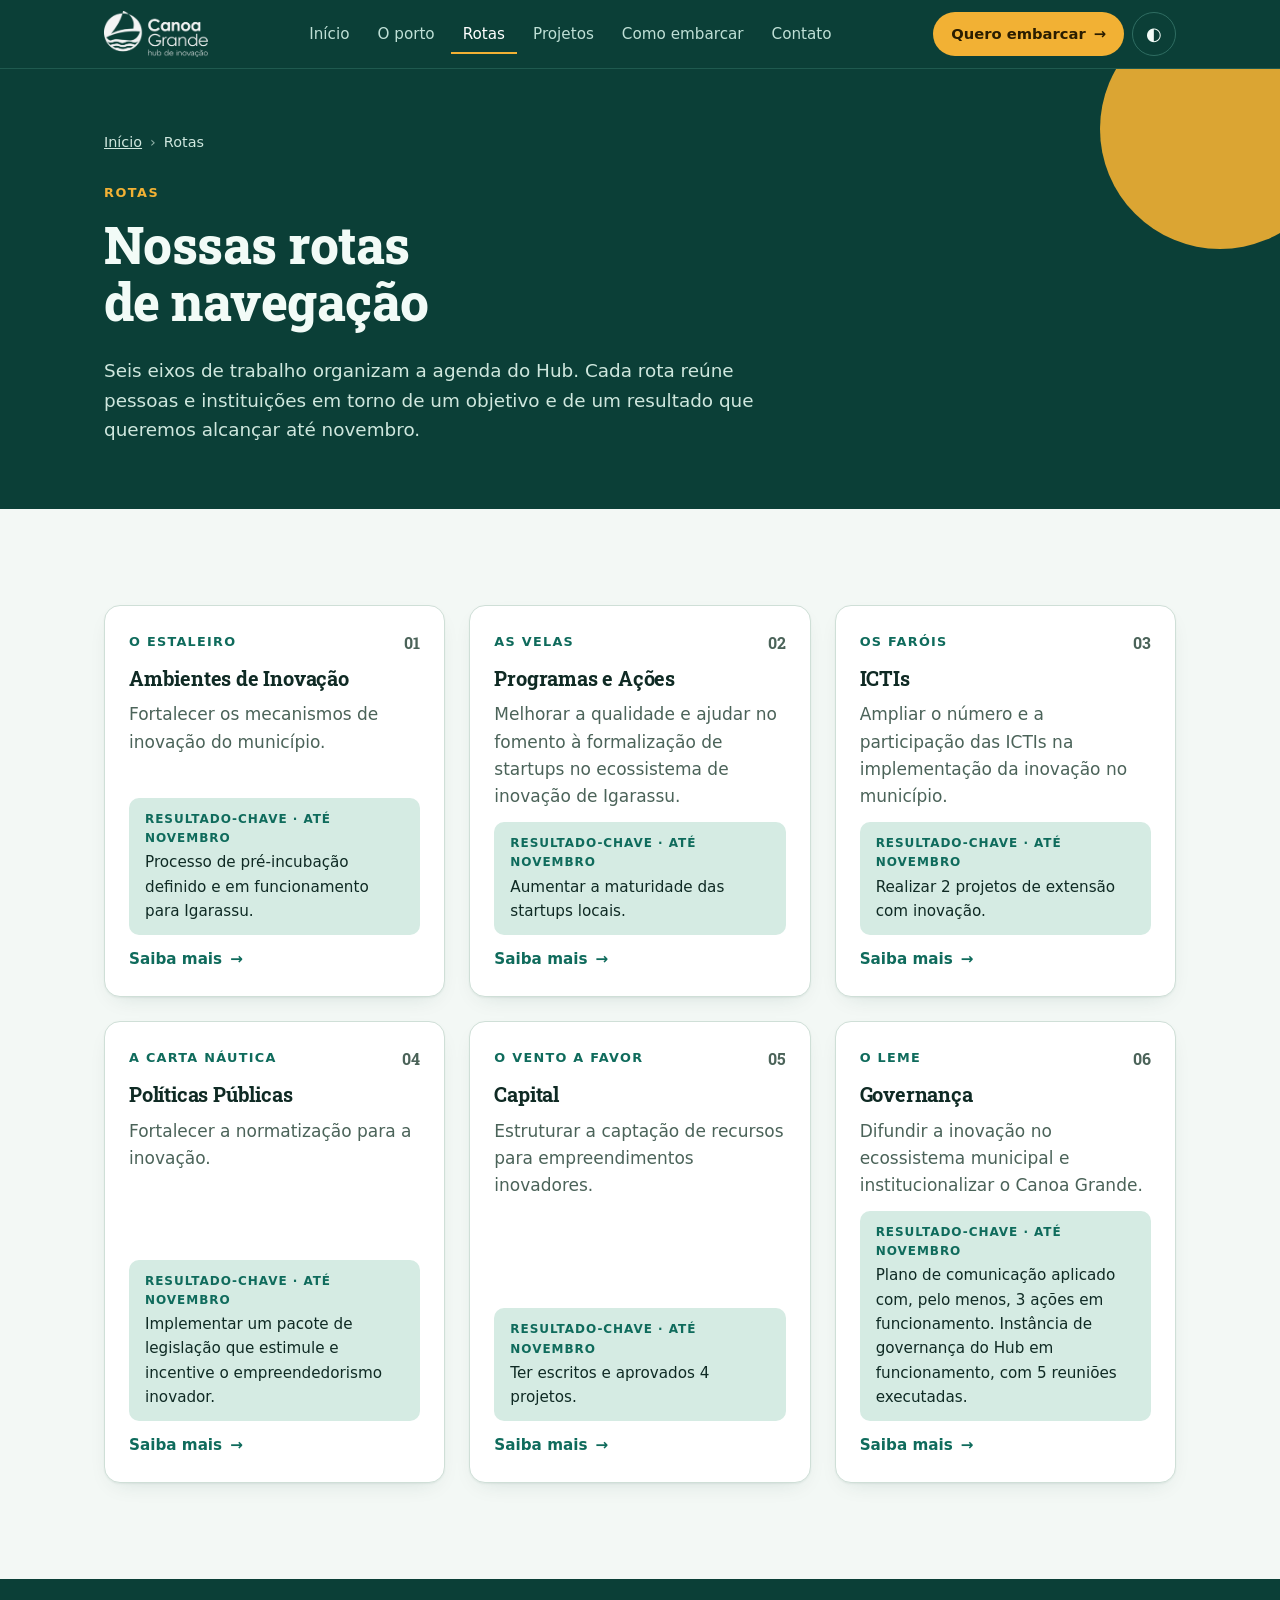
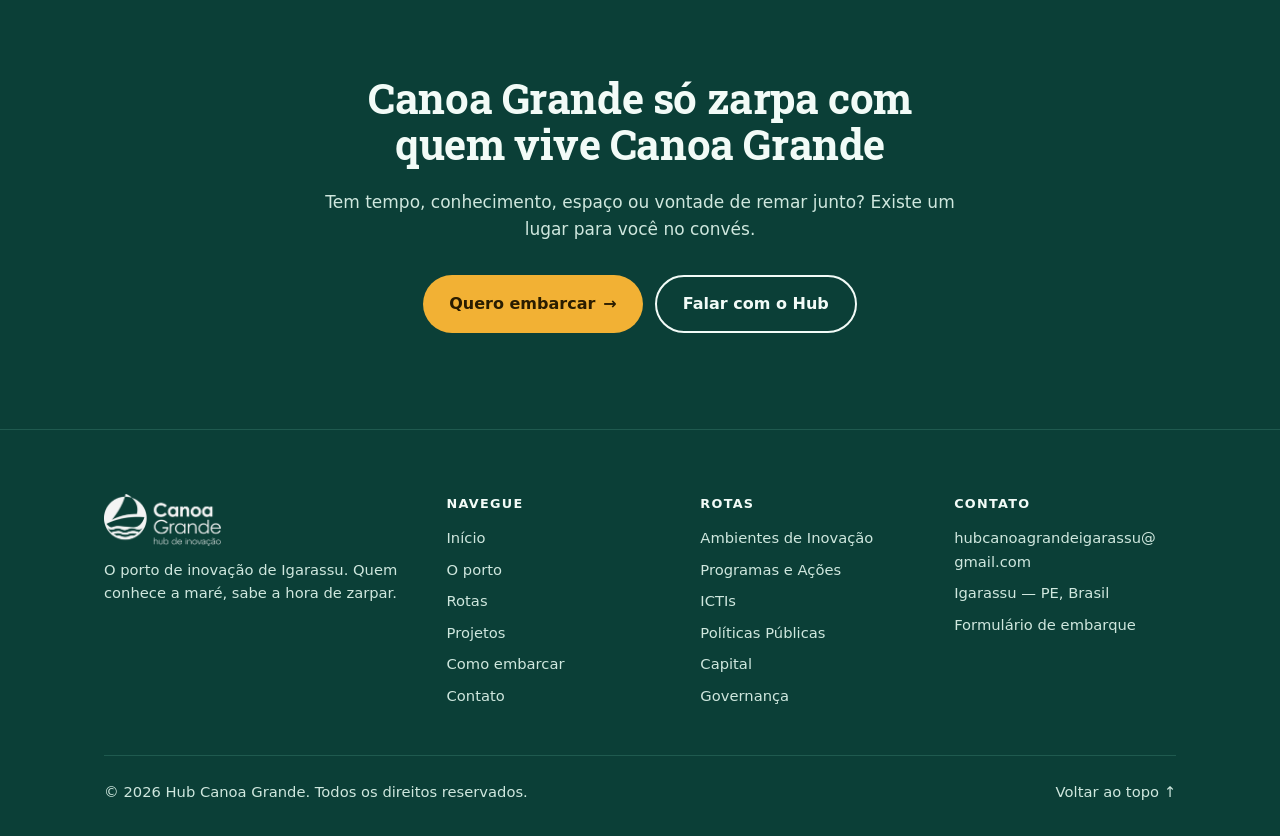
<file: rotas.html>
<!DOCTYPE html>
<html lang="pt-BR">
<head>
<meta charset="utf-8">
<meta name="viewport" content="width=device-width, initial-scale=1, viewport-fit=cover">
<title>Rotas — Hub Canoa Grande</title>
<meta name="description" content="Os seis eixos de trabalho do Hub Canoa Grande, com objetivos e resultados-chave.">
<meta name="theme-color" content="#0b3f37">
<link rel="icon" href="favicon.ico" sizes="48x48">
<link rel="icon" type="image/png" sizes="32x32" href="assets/favicon-32.png">
<link rel="apple-touch-icon" href="assets/apple-touch-icon.png">
<link rel="manifest" href="site.webmanifest">
<script>try{var t=localStorage.getItem("hub-theme");if(t)document.documentElement.setAttribute("data-theme",t)}catch(e){}</script>
<link rel="preconnect" href="https://fonts.googleapis.com">
<link rel="preconnect" href="https://fonts.gstatic.com" crossorigin>
<link href="https://fonts.googleapis.com/css2?family=Roboto+Slab:wght@600;700;800&display=swap" rel="stylesheet">
<link rel="stylesheet" href="assets/style.css">
</head>
<body>
<a class="skip" href="#conteudo">Pular para o conteúdo</a>

<header class="top">
  <div class="wrap">
    <a class="brand" href="index.html" aria-label="Hub Canoa Grande — início"><img src="assets/logo.png" alt="Canoa Grande — hub de inovação" width="104" height="46"></a>
    <nav class="main" id="nav" aria-label="Principal">
      <a href="index.html">Início</a>
      <a href="o-porto.html">O porto</a>
      <a href="rotas.html" aria-current="page">Rotas</a>
      <a href="projetos.html">Projetos</a>
      <a href="como-embarcar.html">Como embarcar</a>
      <a href="contato.html">Contato</a>
      <a class="nav-cta" data-form href="como-embarcar.html#formulario">Quero embarcar →</a>
    </nav>
    <div class="tools">
      <a class="btn sm" data-form href="como-embarcar.html#formulario">Quero embarcar <span class="arr" aria-hidden="true">→</span></a>
      <button class="icon-btn" id="themeBtn" type="button" aria-label="Alternar tema claro e escuro">◐</button>
      <button class="icon-btn" id="menuBtn" type="button" aria-label="Abrir menu" aria-expanded="false" aria-controls="nav">☰</button>
    </div>
  </div>
</header>

<main id="conteudo">
<div class="page-hero">
  <div class="wrap">
    <ol class="crumbs" aria-label="Você está em"><li><a href="index.html">Início</a></li><li aria-current="page">Rotas</li></ol>
    <span class="eyebrow">Rotas</span>
    <h1>Nossas rotas de navegação</h1>
    <p>Seis eixos de trabalho organizam a agenda do Hub. Cada rota reúne pessoas e instituições em torno de um objetivo e de um resultado que queremos alcançar até novembro.</p>
  </div>
</div>

<section>
  <div class="wrap">
    <div class="grid-3">
      <a class="card route" href="rotas/ambientes-de-inovacao.html">
        <div class="tag">O estaleiro <i>01</i></div>
        <h3>Ambientes de Inovação</h3>
        <p>Fortalecer os mecanismos de inovação do município.</p>
        <div class="kr"><strong>Resultado-chave · até novembro</strong>Processo de pré-incubação definido e em funcionamento para Igarassu.</div>
        <span class="more">Saiba mais <span class="arr" aria-hidden="true">→</span><span class="skip"> sobre a rota Ambientes de Inovação</span></span>
      </a>
      <a class="card route" href="rotas/programas-e-acoes.html">
        <div class="tag">As velas <i>02</i></div>
        <h3>Programas e Ações</h3>
        <p>Melhorar a qualidade e ajudar no fomento à formalização de startups no ecossistema de inovação de Igarassu.</p>
        <div class="kr"><strong>Resultado-chave · até novembro</strong>Aumentar a maturidade das startups locais.</div>
        <span class="more">Saiba mais <span class="arr" aria-hidden="true">→</span><span class="skip"> sobre a rota Programas e Ações</span></span>
      </a>
      <a class="card route" href="rotas/ictis.html">
        <div class="tag">Os faróis <i>03</i></div>
        <h3>ICTIs</h3>
        <p>Ampliar o número e a participação das ICTIs na implementação da inovação no município.</p>
        <div class="kr"><strong>Resultado-chave · até novembro</strong>Realizar 2 projetos de extensão com inovação.</div>
        <span class="more">Saiba mais <span class="arr" aria-hidden="true">→</span><span class="skip"> sobre a rota ICTIs</span></span>
      </a>
      <a class="card route" href="rotas/politicas-publicas.html">
        <div class="tag">A carta náutica <i>04</i></div>
        <h3>Políticas Públicas</h3>
        <p>Fortalecer a normatização para a inovação.</p>
        <div class="kr"><strong>Resultado-chave · até novembro</strong>Implementar um pacote de legislação que estimule e incentive o empreendedorismo inovador.</div>
        <span class="more">Saiba mais <span class="arr" aria-hidden="true">→</span><span class="skip"> sobre a rota Políticas Públicas</span></span>
      </a>
      <a class="card route" href="rotas/capital.html">
        <div class="tag">O vento a favor <i>05</i></div>
        <h3>Capital</h3>
        <p>Estruturar a captação de recursos para empreendimentos inovadores.</p>
        <div class="kr"><strong>Resultado-chave · até novembro</strong>Ter escritos e aprovados 4 projetos.</div>
        <span class="more">Saiba mais <span class="arr" aria-hidden="true">→</span><span class="skip"> sobre a rota Capital</span></span>
      </a>
      <a class="card route" href="rotas/governanca.html">
        <div class="tag">O leme <i>06</i></div>
        <h3>Governança</h3>
        <p>Difundir a inovação no ecossistema municipal e institucionalizar o Canoa Grande.</p>
        <div class="kr"><strong>Resultado-chave · até novembro</strong>Plano de comunicação aplicado com, pelo menos, 3 ações em funcionamento. Instância de governança do Hub em funcionamento, com 5 reuniões executadas.</div>
        <span class="more">Saiba mais <span class="arr" aria-hidden="true">→</span><span class="skip"> sobre a rota Governança</span></span>
      </a>
    </div>
  </div>
</section>

<section class="cta-band">
  <div class="wrap">
    <h2>Canoa Grande só zarpa com quem vive Canoa Grande</h2>
    <p>Tem tempo, conhecimento, espaço ou vontade de remar junto? Existe um lugar para você no convés.</p>
    <div class="actions"><a class="btn" data-form href="como-embarcar.html#formulario">Quero embarcar <span class="arr" aria-hidden="true">→</span></a><a class="btn alt" href="contato.html">Falar com o Hub</a></div>
  </div>
</section>
</main>

<footer>
  <div class="wrap">
    <div class="cols">
      <div>
        <img class="logo" src="assets/logo.png" alt="Canoa Grande — hub de inovação" width="117" height="52">
        <p>O porto de inovação de Igarassu. Quem conhece a maré, sabe a hora de zarpar.</p>
      </div>
      <div>
        <h4>Navegue</h4>
        <ul><li><a href="index.html">Início</a></li><li><a href="o-porto.html">O porto</a></li><li><a href="rotas.html">Rotas</a></li><li><a href="projetos.html">Projetos</a></li><li><a href="como-embarcar.html">Como embarcar</a></li><li><a href="contato.html">Contato</a></li></ul>
      </div>
      <div>
        <h4>Rotas</h4>
        <ul><li><a href="rotas/ambientes-de-inovacao.html">Ambientes de Inovação</a></li><li><a href="rotas/programas-e-acoes.html">Programas e Ações</a></li><li><a href="rotas/ictis.html">ICTIs</a></li><li><a href="rotas/politicas-publicas.html">Políticas Públicas</a></li><li><a href="rotas/capital.html">Capital</a></li><li><a href="rotas/governanca.html">Governança</a></li></ul>
      </div>
      <div>
        <h4>Contato</h4>
        <ul><li><a href="mailto:hubcanoagrandeigarassu@gmail.com">hubcanoagrandeigarassu@<wbr>gmail.com</a></li><li>Igarassu — PE, Brasil</li><li><a data-form href="como-embarcar.html#formulario">Formulário de embarque</a></li></ul>
      </div>
    </div>
    <div class="base"><span>© 2026 Hub Canoa Grande. Todos os direitos reservados.</span><a href="#conteudo">Voltar ao topo ↑</a></div>
  </div>
</footer>
<script src="assets/main.js"></script>
</body>
</html>
</file>
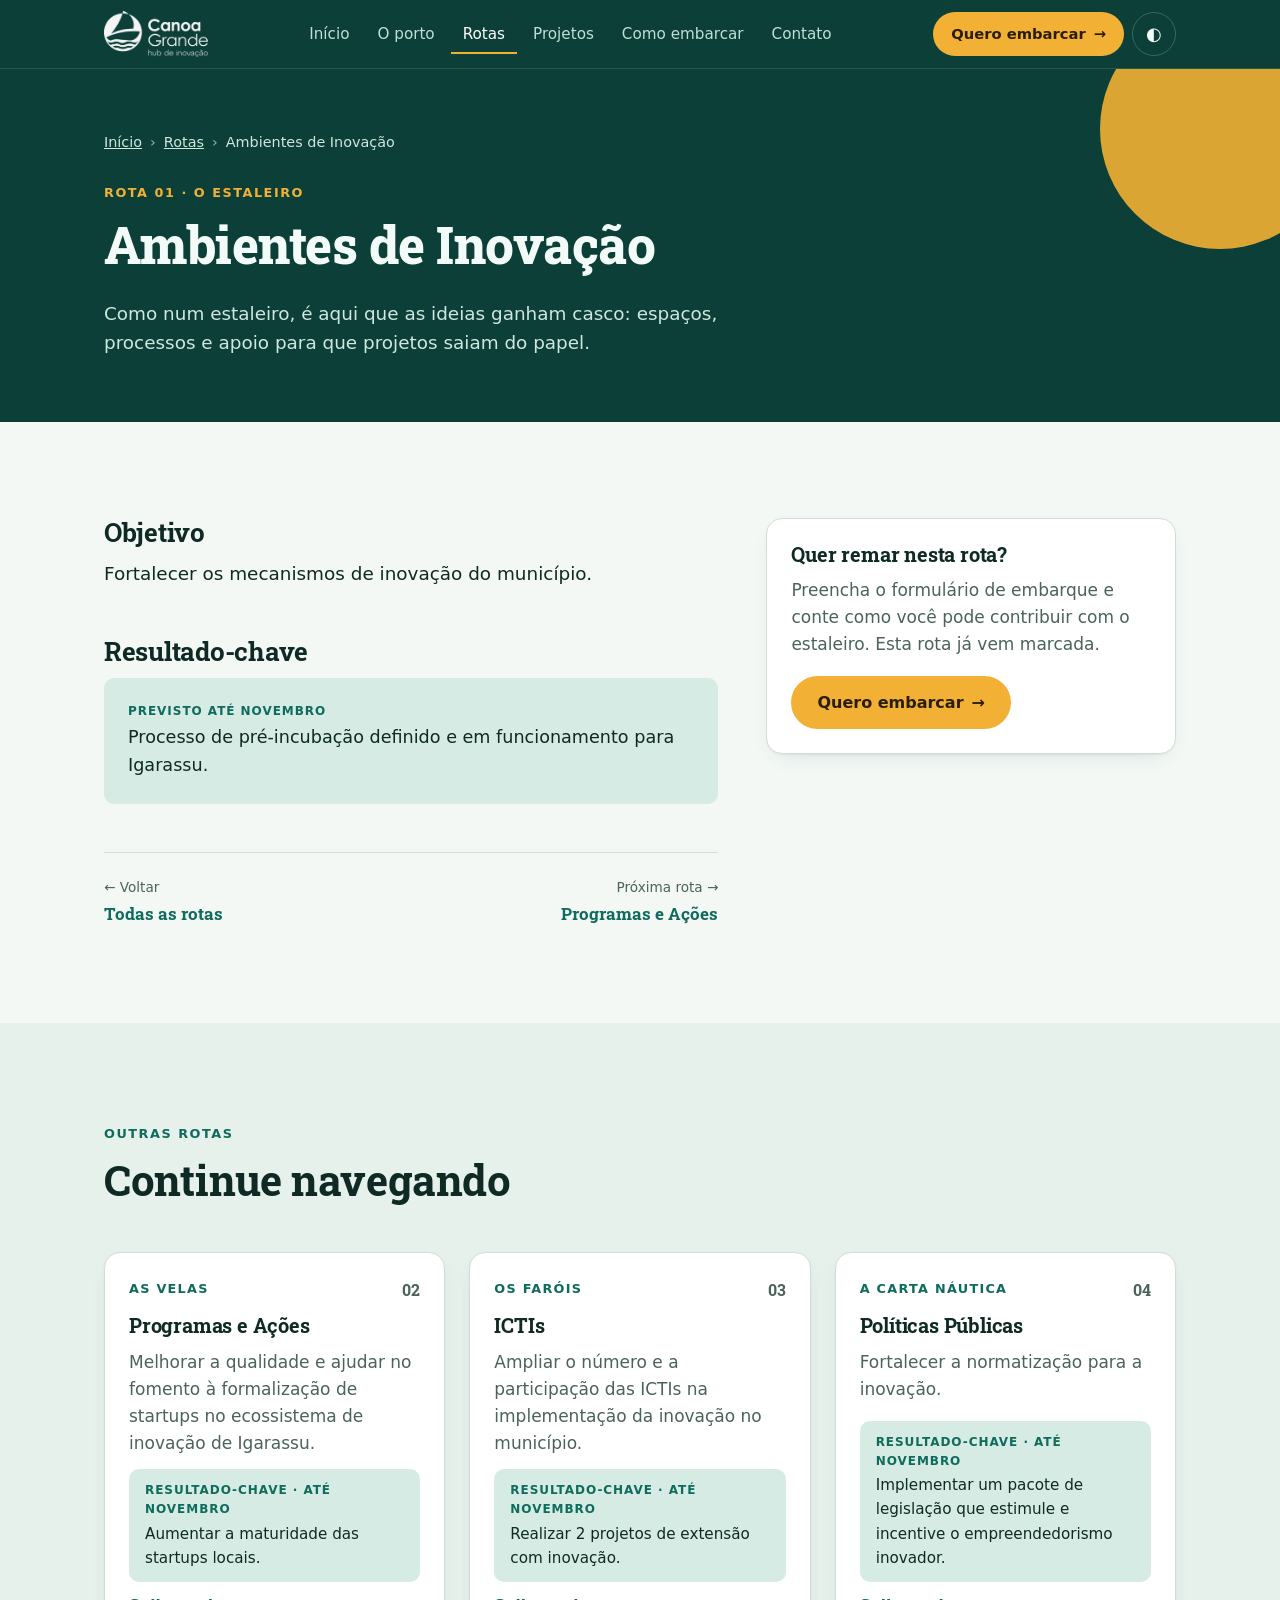
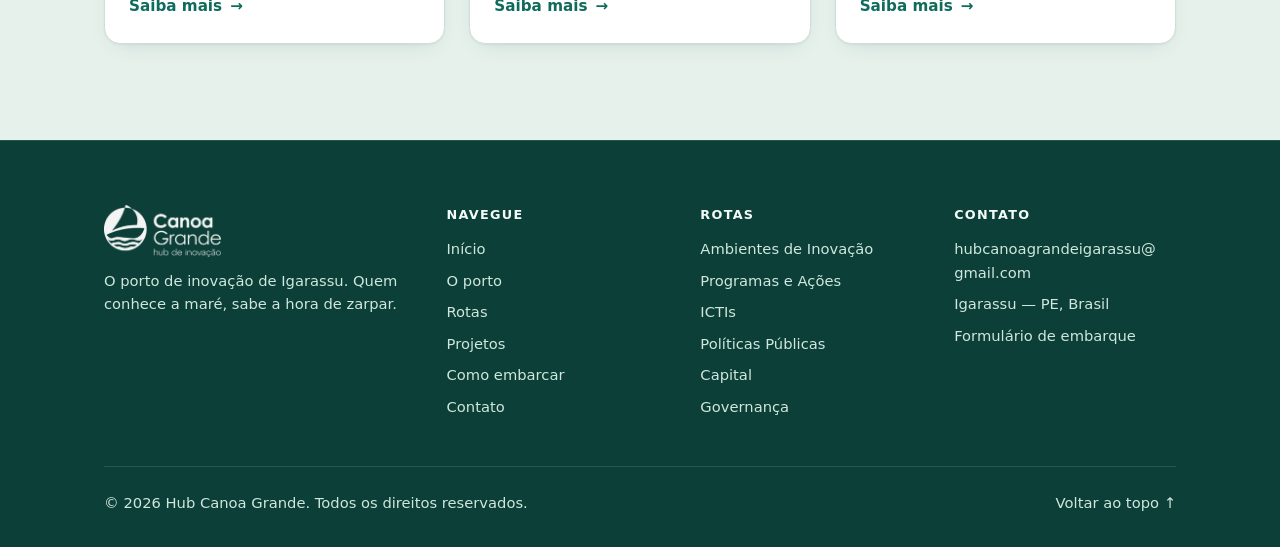
<file: rotas/ambientes-de-inovacao.html>
<!DOCTYPE html>
<html lang="pt-BR">
<head>
<meta charset="utf-8">
<meta name="viewport" content="width=device-width, initial-scale=1, viewport-fit=cover">
<title>Ambientes de Inovação — Rotas — Hub Canoa Grande</title>
<meta name="description" content="Rota Ambientes de Inovação do Hub Canoa Grande: Fortalecer os mecanismos de inovação do município.">
<meta name="theme-color" content="#0b3f37">
<link rel="icon" href="../favicon.ico" sizes="48x48">
<link rel="icon" type="image/png" sizes="32x32" href="../assets/favicon-32.png">
<link rel="apple-touch-icon" href="../assets/apple-touch-icon.png">
<link rel="manifest" href="../site.webmanifest">
<script>try{var t=localStorage.getItem("hub-theme");if(t)document.documentElement.setAttribute("data-theme",t)}catch(e){}</script>
<link rel="preconnect" href="https://fonts.googleapis.com">
<link rel="preconnect" href="https://fonts.gstatic.com" crossorigin>
<link href="https://fonts.googleapis.com/css2?family=Roboto+Slab:wght@600;700;800&display=swap" rel="stylesheet">
<link rel="stylesheet" href="../assets/style.css">
</head>
<body>
<a class="skip" href="#conteudo">Pular para o conteúdo</a>

<header class="top">
  <div class="wrap">
    <a class="brand" href="../index.html" aria-label="Hub Canoa Grande — início"><img src="../assets/logo.png" alt="Canoa Grande — hub de inovação" width="104" height="46"></a>
    <nav class="main" id="nav" aria-label="Principal">
      <a href="../index.html">Início</a>
      <a href="../o-porto.html">O porto</a>
      <a href="../rotas.html" aria-current="page">Rotas</a>
      <a href="../projetos.html">Projetos</a>
      <a href="../como-embarcar.html">Como embarcar</a>
      <a href="../contato.html">Contato</a>
      <a class="nav-cta" data-form href="../como-embarcar.html#formulario">Quero embarcar →</a>
    </nav>
    <div class="tools">
      <a class="btn sm" data-form href="../como-embarcar.html#formulario">Quero embarcar <span class="arr" aria-hidden="true">→</span></a>
      <button class="icon-btn" id="themeBtn" type="button" aria-label="Alternar tema claro e escuro">◐</button>
      <button class="icon-btn" id="menuBtn" type="button" aria-label="Abrir menu" aria-expanded="false" aria-controls="nav">☰</button>
    </div>
  </div>
</header>

<main id="conteudo">
<div class="page-hero">
  <div class="wrap">
    <ol class="crumbs" aria-label="Você está em"><li><a href="../index.html">Início</a></li><li><a href="../rotas.html">Rotas</a></li><li aria-current="page">Ambientes de Inovação</li></ol>
    <span class="eyebrow">Rota 01 · O estaleiro</span>
    <h1>Ambientes de Inovação</h1>
    <p>Como num estaleiro, é aqui que as ideias ganham casco: espaços, processos e apoio para que projetos saiam do papel.</p>
  </div>
</div>

<section>
  <div class="wrap route-detail">
    <div>
      <h2>Objetivo</h2>
      <p class="prose" style="font-size:1.15rem">Fortalecer os mecanismos de inovação do município.</p>
      <h2 style="margin-top:var(--s7)">Resultado-chave</h2>
      <div class="kr"><strong>Previsto até novembro</strong>Processo de pré-incubação definido e em funcionamento para Igarassu.</div>
      <nav class="pager" aria-label="Outras rotas">
        <a href="../rotas.html"><small>← Voltar</small><b>Todas as rotas</b></a>
        <a class="next" href="programas-e-acoes.html"><small>Próxima rota →</small><b>Programas e Ações</b></a>
      </nav>
    </div>
    <aside class="card aside-card">
      <h3>Quer remar nesta rota?</h3>
      <p>Preencha o formulário de embarque e conte como você pode contribuir com o estaleiro. Esta rota já vem marcada.</p>
      <a class="btn" href="../como-embarcar.html?rota=ambientes-de-inovacao#formulario">Quero embarcar <span class="arr" aria-hidden="true">→</span></a>
    </aside>
  </div>
</section>

<section class="tint">
  <div class="wrap">
    <div class="section-head"><span class="eyebrow">Outras rotas</span><h2>Continue navegando</h2></div>
    <div class="grid-3">
      <a class="card route" href="../rotas/programas-e-acoes.html">
        <div class="tag">As velas <i>02</i></div>
        <h3>Programas e Ações</h3>
        <p>Melhorar a qualidade e ajudar no fomento à formalização de startups no ecossistema de inovação de Igarassu.</p>
        <div class="kr"><strong>Resultado-chave · até novembro</strong>Aumentar a maturidade das startups locais.</div>
        <span class="more">Saiba mais <span class="arr" aria-hidden="true">→</span><span class="skip"> sobre a rota Programas e Ações</span></span>
      </a>
      <a class="card route" href="../rotas/ictis.html">
        <div class="tag">Os faróis <i>03</i></div>
        <h3>ICTIs</h3>
        <p>Ampliar o número e a participação das ICTIs na implementação da inovação no município.</p>
        <div class="kr"><strong>Resultado-chave · até novembro</strong>Realizar 2 projetos de extensão com inovação.</div>
        <span class="more">Saiba mais <span class="arr" aria-hidden="true">→</span><span class="skip"> sobre a rota ICTIs</span></span>
      </a>
      <a class="card route" href="../rotas/politicas-publicas.html">
        <div class="tag">A carta náutica <i>04</i></div>
        <h3>Políticas Públicas</h3>
        <p>Fortalecer a normatização para a inovação.</p>
        <div class="kr"><strong>Resultado-chave · até novembro</strong>Implementar um pacote de legislação que estimule e incentive o empreendedorismo inovador.</div>
        <span class="more">Saiba mais <span class="arr" aria-hidden="true">→</span><span class="skip"> sobre a rota Políticas Públicas</span></span>
      </a>
    </div>
  </div>
</section>
</main>

<footer>
  <div class="wrap">
    <div class="cols">
      <div>
        <img class="logo" src="../assets/logo.png" alt="Canoa Grande — hub de inovação" width="117" height="52">
        <p>O porto de inovação de Igarassu. Quem conhece a maré, sabe a hora de zarpar.</p>
      </div>
      <div>
        <h4>Navegue</h4>
        <ul><li><a href="../index.html">Início</a></li><li><a href="../o-porto.html">O porto</a></li><li><a href="../rotas.html">Rotas</a></li><li><a href="../projetos.html">Projetos</a></li><li><a href="../como-embarcar.html">Como embarcar</a></li><li><a href="../contato.html">Contato</a></li></ul>
      </div>
      <div>
        <h4>Rotas</h4>
        <ul><li><a href="../rotas/ambientes-de-inovacao.html">Ambientes de Inovação</a></li><li><a href="../rotas/programas-e-acoes.html">Programas e Ações</a></li><li><a href="../rotas/ictis.html">ICTIs</a></li><li><a href="../rotas/politicas-publicas.html">Políticas Públicas</a></li><li><a href="../rotas/capital.html">Capital</a></li><li><a href="../rotas/governanca.html">Governança</a></li></ul>
      </div>
      <div>
        <h4>Contato</h4>
        <ul><li><a href="mailto:hubcanoagrandeigarassu@gmail.com">hubcanoagrandeigarassu@<wbr>gmail.com</a></li><li>Igarassu — PE, Brasil</li><li><a data-form href="../como-embarcar.html#formulario">Formulário de embarque</a></li></ul>
      </div>
    </div>
    <div class="base"><span>© 2026 Hub Canoa Grande. Todos os direitos reservados.</span><a href="#conteudo">Voltar ao topo ↑</a></div>
  </div>
</footer>
<script src="../assets/main.js"></script>
</body>
</html>
</file>
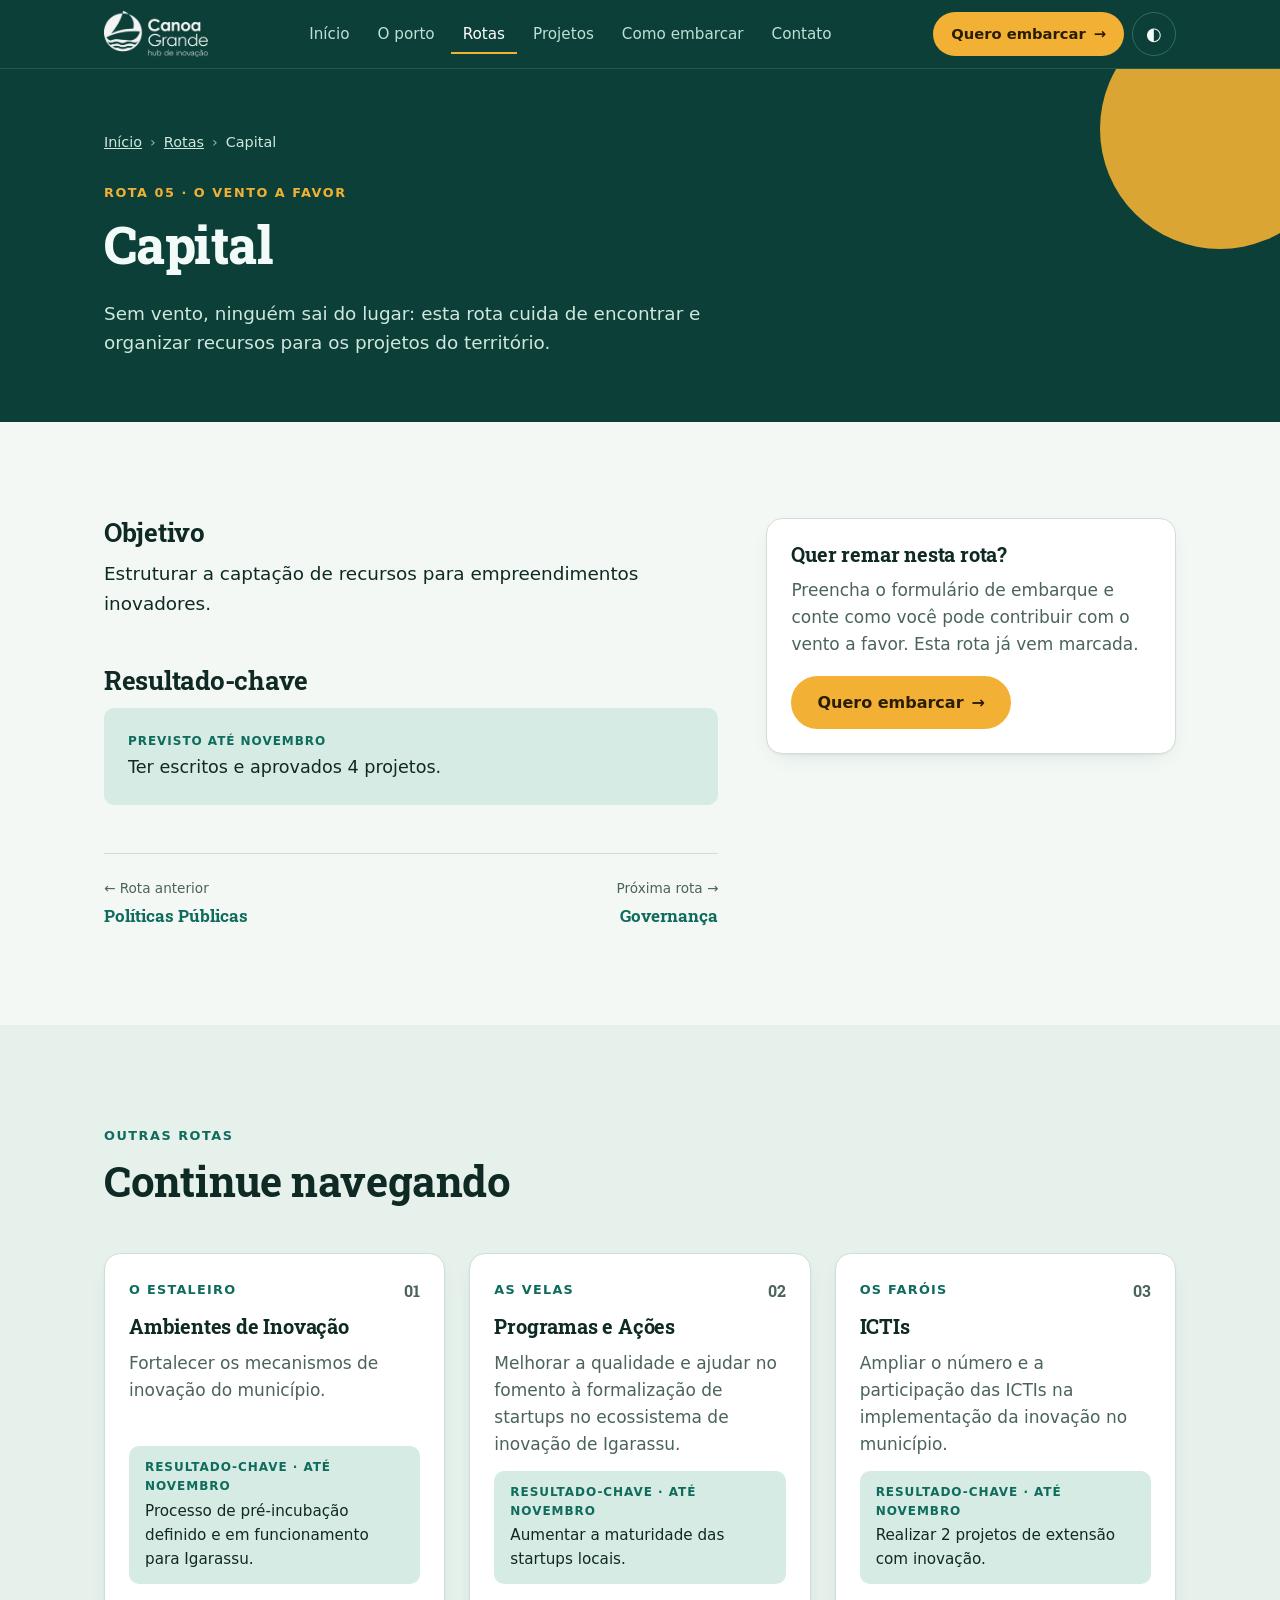
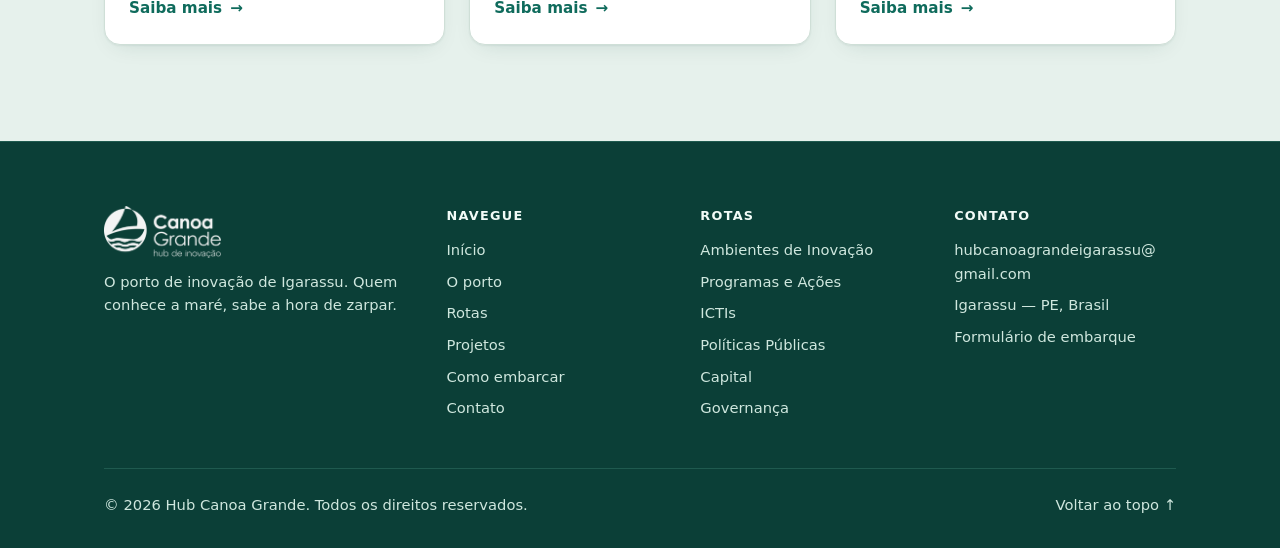
<file: rotas/capital.html>
<!DOCTYPE html>
<html lang="pt-BR">
<head>
<meta charset="utf-8">
<meta name="viewport" content="width=device-width, initial-scale=1, viewport-fit=cover">
<title>Capital — Rotas — Hub Canoa Grande</title>
<meta name="description" content="Rota Capital do Hub Canoa Grande: Estruturar a captação de recursos para empreendimentos inovadores.">
<meta name="theme-color" content="#0b3f37">
<link rel="icon" href="../favicon.ico" sizes="48x48">
<link rel="icon" type="image/png" sizes="32x32" href="../assets/favicon-32.png">
<link rel="apple-touch-icon" href="../assets/apple-touch-icon.png">
<link rel="manifest" href="../site.webmanifest">
<script>try{var t=localStorage.getItem("hub-theme");if(t)document.documentElement.setAttribute("data-theme",t)}catch(e){}</script>
<link rel="preconnect" href="https://fonts.googleapis.com">
<link rel="preconnect" href="https://fonts.gstatic.com" crossorigin>
<link href="https://fonts.googleapis.com/css2?family=Roboto+Slab:wght@600;700;800&display=swap" rel="stylesheet">
<link rel="stylesheet" href="../assets/style.css">
</head>
<body>
<a class="skip" href="#conteudo">Pular para o conteúdo</a>

<header class="top">
  <div class="wrap">
    <a class="brand" href="../index.html" aria-label="Hub Canoa Grande — início"><img src="../assets/logo.png" alt="Canoa Grande — hub de inovação" width="104" height="46"></a>
    <nav class="main" id="nav" aria-label="Principal">
      <a href="../index.html">Início</a>
      <a href="../o-porto.html">O porto</a>
      <a href="../rotas.html" aria-current="page">Rotas</a>
      <a href="../projetos.html">Projetos</a>
      <a href="../como-embarcar.html">Como embarcar</a>
      <a href="../contato.html">Contato</a>
      <a class="nav-cta" data-form href="../como-embarcar.html#formulario">Quero embarcar →</a>
    </nav>
    <div class="tools">
      <a class="btn sm" data-form href="../como-embarcar.html#formulario">Quero embarcar <span class="arr" aria-hidden="true">→</span></a>
      <button class="icon-btn" id="themeBtn" type="button" aria-label="Alternar tema claro e escuro">◐</button>
      <button class="icon-btn" id="menuBtn" type="button" aria-label="Abrir menu" aria-expanded="false" aria-controls="nav">☰</button>
    </div>
  </div>
</header>

<main id="conteudo">
<div class="page-hero">
  <div class="wrap">
    <ol class="crumbs" aria-label="Você está em"><li><a href="../index.html">Início</a></li><li><a href="../rotas.html">Rotas</a></li><li aria-current="page">Capital</li></ol>
    <span class="eyebrow">Rota 05 · O vento a favor</span>
    <h1>Capital</h1>
    <p>Sem vento, ninguém sai do lugar: esta rota cuida de encontrar e organizar recursos para os projetos do território.</p>
  </div>
</div>

<section>
  <div class="wrap route-detail">
    <div>
      <h2>Objetivo</h2>
      <p class="prose" style="font-size:1.15rem">Estruturar a captação de recursos para empreendimentos inovadores.</p>
      <h2 style="margin-top:var(--s7)">Resultado-chave</h2>
      <div class="kr"><strong>Previsto até novembro</strong>Ter escritos e aprovados 4 projetos.</div>
      <nav class="pager" aria-label="Outras rotas">
        <a href="politicas-publicas.html"><small>← Rota anterior</small><b>Políticas Públicas</b></a>
        <a class="next" href="governanca.html"><small>Próxima rota →</small><b>Governança</b></a>
      </nav>
    </div>
    <aside class="card aside-card">
      <h3>Quer remar nesta rota?</h3>
      <p>Preencha o formulário de embarque e conte como você pode contribuir com o vento a favor. Esta rota já vem marcada.</p>
      <a class="btn" href="../como-embarcar.html?rota=capital#formulario">Quero embarcar <span class="arr" aria-hidden="true">→</span></a>
    </aside>
  </div>
</section>

<section class="tint">
  <div class="wrap">
    <div class="section-head"><span class="eyebrow">Outras rotas</span><h2>Continue navegando</h2></div>
    <div class="grid-3">
      <a class="card route" href="../rotas/ambientes-de-inovacao.html">
        <div class="tag">O estaleiro <i>01</i></div>
        <h3>Ambientes de Inovação</h3>
        <p>Fortalecer os mecanismos de inovação do município.</p>
        <div class="kr"><strong>Resultado-chave · até novembro</strong>Processo de pré-incubação definido e em funcionamento para Igarassu.</div>
        <span class="more">Saiba mais <span class="arr" aria-hidden="true">→</span><span class="skip"> sobre a rota Ambientes de Inovação</span></span>
      </a>
      <a class="card route" href="../rotas/programas-e-acoes.html">
        <div class="tag">As velas <i>02</i></div>
        <h3>Programas e Ações</h3>
        <p>Melhorar a qualidade e ajudar no fomento à formalização de startups no ecossistema de inovação de Igarassu.</p>
        <div class="kr"><strong>Resultado-chave · até novembro</strong>Aumentar a maturidade das startups locais.</div>
        <span class="more">Saiba mais <span class="arr" aria-hidden="true">→</span><span class="skip"> sobre a rota Programas e Ações</span></span>
      </a>
      <a class="card route" href="../rotas/ictis.html">
        <div class="tag">Os faróis <i>03</i></div>
        <h3>ICTIs</h3>
        <p>Ampliar o número e a participação das ICTIs na implementação da inovação no município.</p>
        <div class="kr"><strong>Resultado-chave · até novembro</strong>Realizar 2 projetos de extensão com inovação.</div>
        <span class="more">Saiba mais <span class="arr" aria-hidden="true">→</span><span class="skip"> sobre a rota ICTIs</span></span>
      </a>
    </div>
  </div>
</section>
</main>

<footer>
  <div class="wrap">
    <div class="cols">
      <div>
        <img class="logo" src="../assets/logo.png" alt="Canoa Grande — hub de inovação" width="117" height="52">
        <p>O porto de inovação de Igarassu. Quem conhece a maré, sabe a hora de zarpar.</p>
      </div>
      <div>
        <h4>Navegue</h4>
        <ul><li><a href="../index.html">Início</a></li><li><a href="../o-porto.html">O porto</a></li><li><a href="../rotas.html">Rotas</a></li><li><a href="../projetos.html">Projetos</a></li><li><a href="../como-embarcar.html">Como embarcar</a></li><li><a href="../contato.html">Contato</a></li></ul>
      </div>
      <div>
        <h4>Rotas</h4>
        <ul><li><a href="../rotas/ambientes-de-inovacao.html">Ambientes de Inovação</a></li><li><a href="../rotas/programas-e-acoes.html">Programas e Ações</a></li><li><a href="../rotas/ictis.html">ICTIs</a></li><li><a href="../rotas/politicas-publicas.html">Políticas Públicas</a></li><li><a href="../rotas/capital.html">Capital</a></li><li><a href="../rotas/governanca.html">Governança</a></li></ul>
      </div>
      <div>
        <h4>Contato</h4>
        <ul><li><a href="mailto:hubcanoagrandeigarassu@gmail.com">hubcanoagrandeigarassu@<wbr>gmail.com</a></li><li>Igarassu — PE, Brasil</li><li><a data-form href="../como-embarcar.html#formulario">Formulário de embarque</a></li></ul>
      </div>
    </div>
    <div class="base"><span>© 2026 Hub Canoa Grande. Todos os direitos reservados.</span><a href="#conteudo">Voltar ao topo ↑</a></div>
  </div>
</footer>
<script src="../assets/main.js"></script>
</body>
</html>
</file>
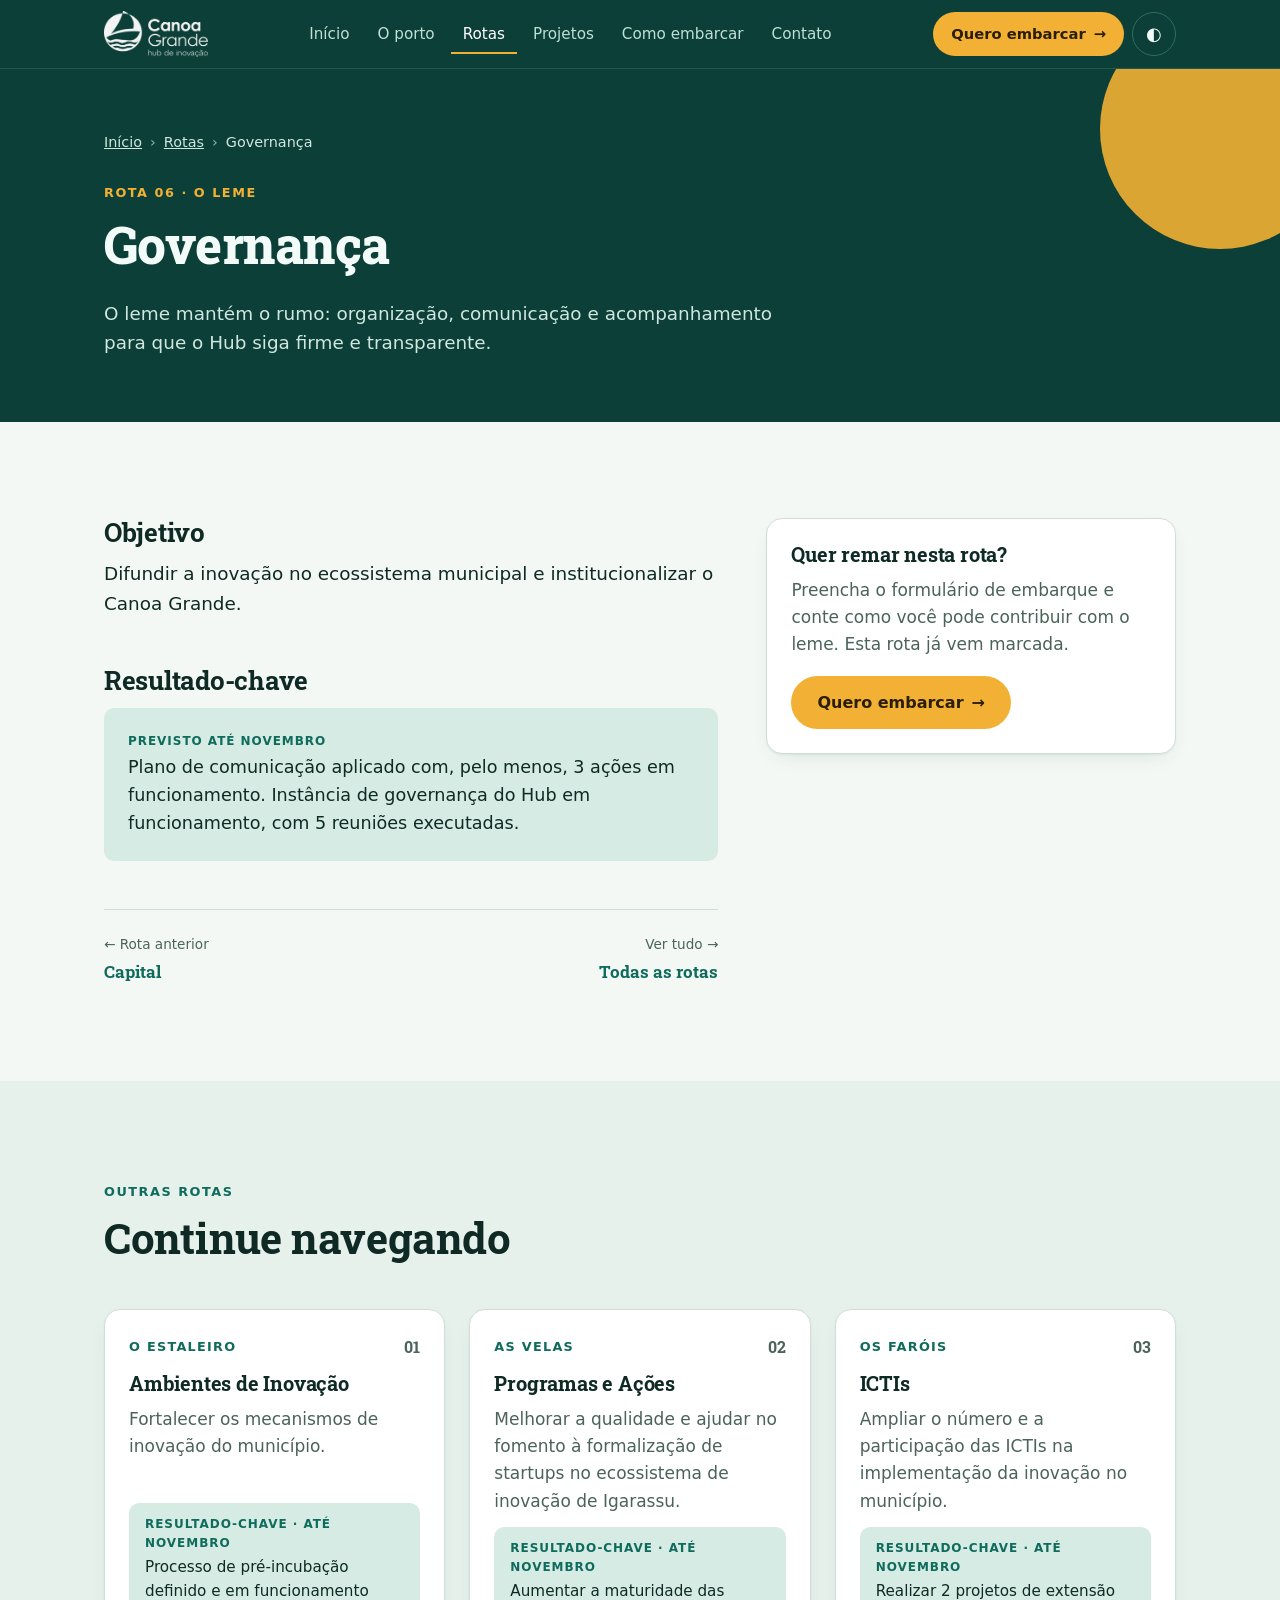
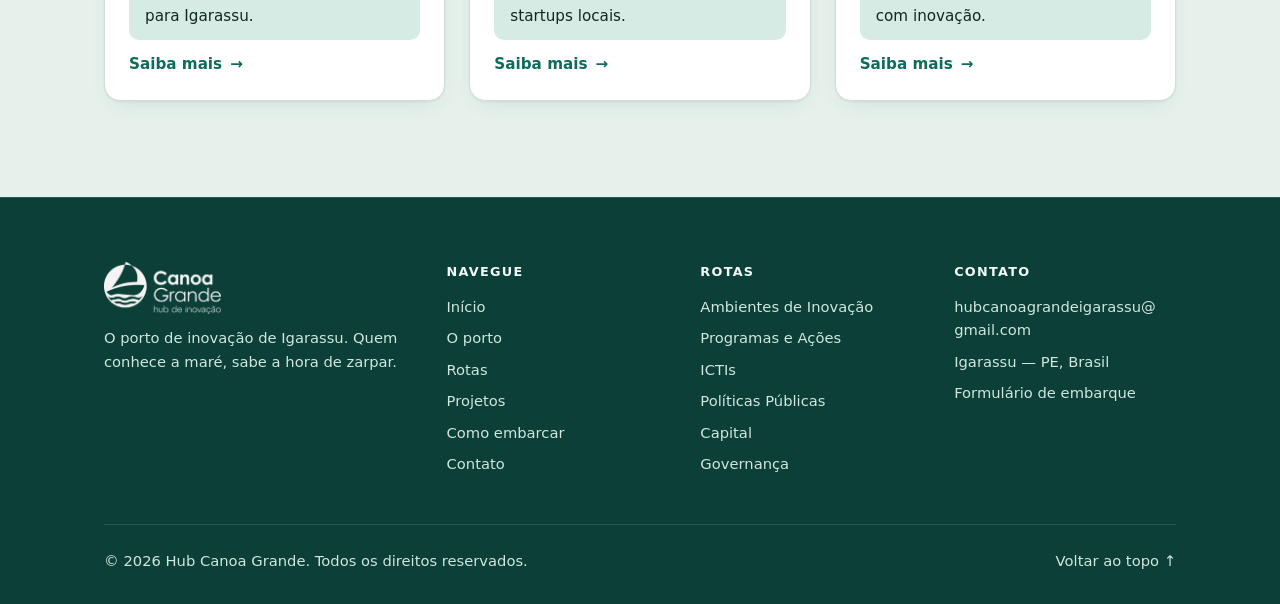
<file: rotas/governanca.html>
<!DOCTYPE html>
<html lang="pt-BR">
<head>
<meta charset="utf-8">
<meta name="viewport" content="width=device-width, initial-scale=1, viewport-fit=cover">
<title>Governança — Rotas — Hub Canoa Grande</title>
<meta name="description" content="Rota Governança do Hub Canoa Grande: Difundir a inovação no ecossistema municipal e institucionalizar o Canoa Grande.">
<meta name="theme-color" content="#0b3f37">
<link rel="icon" href="../favicon.ico" sizes="48x48">
<link rel="icon" type="image/png" sizes="32x32" href="../assets/favicon-32.png">
<link rel="apple-touch-icon" href="../assets/apple-touch-icon.png">
<link rel="manifest" href="../site.webmanifest">
<script>try{var t=localStorage.getItem("hub-theme");if(t)document.documentElement.setAttribute("data-theme",t)}catch(e){}</script>
<link rel="preconnect" href="https://fonts.googleapis.com">
<link rel="preconnect" href="https://fonts.gstatic.com" crossorigin>
<link href="https://fonts.googleapis.com/css2?family=Roboto+Slab:wght@600;700;800&display=swap" rel="stylesheet">
<link rel="stylesheet" href="../assets/style.css">
</head>
<body>
<a class="skip" href="#conteudo">Pular para o conteúdo</a>

<header class="top">
  <div class="wrap">
    <a class="brand" href="../index.html" aria-label="Hub Canoa Grande — início"><img src="../assets/logo.png" alt="Canoa Grande — hub de inovação" width="104" height="46"></a>
    <nav class="main" id="nav" aria-label="Principal">
      <a href="../index.html">Início</a>
      <a href="../o-porto.html">O porto</a>
      <a href="../rotas.html" aria-current="page">Rotas</a>
      <a href="../projetos.html">Projetos</a>
      <a href="../como-embarcar.html">Como embarcar</a>
      <a href="../contato.html">Contato</a>
      <a class="nav-cta" data-form href="../como-embarcar.html#formulario">Quero embarcar →</a>
    </nav>
    <div class="tools">
      <a class="btn sm" data-form href="../como-embarcar.html#formulario">Quero embarcar <span class="arr" aria-hidden="true">→</span></a>
      <button class="icon-btn" id="themeBtn" type="button" aria-label="Alternar tema claro e escuro">◐</button>
      <button class="icon-btn" id="menuBtn" type="button" aria-label="Abrir menu" aria-expanded="false" aria-controls="nav">☰</button>
    </div>
  </div>
</header>

<main id="conteudo">
<div class="page-hero">
  <div class="wrap">
    <ol class="crumbs" aria-label="Você está em"><li><a href="../index.html">Início</a></li><li><a href="../rotas.html">Rotas</a></li><li aria-current="page">Governança</li></ol>
    <span class="eyebrow">Rota 06 · O leme</span>
    <h1>Governança</h1>
    <p>O leme mantém o rumo: organização, comunicação e acompanhamento para que o Hub siga firme e transparente.</p>
  </div>
</div>

<section>
  <div class="wrap route-detail">
    <div>
      <h2>Objetivo</h2>
      <p class="prose" style="font-size:1.15rem">Difundir a inovação no ecossistema municipal e institucionalizar o Canoa Grande.</p>
      <h2 style="margin-top:var(--s7)">Resultado-chave</h2>
      <div class="kr"><strong>Previsto até novembro</strong>Plano de comunicação aplicado com, pelo menos, 3 ações em funcionamento. Instância de governança do Hub em funcionamento, com 5 reuniões executadas.</div>
      <nav class="pager" aria-label="Outras rotas">
        <a href="capital.html"><small>← Rota anterior</small><b>Capital</b></a>
        <a class="next" href="../rotas.html"><small>Ver tudo →</small><b>Todas as rotas</b></a>
      </nav>
    </div>
    <aside class="card aside-card">
      <h3>Quer remar nesta rota?</h3>
      <p>Preencha o formulário de embarque e conte como você pode contribuir com o leme. Esta rota já vem marcada.</p>
      <a class="btn" href="../como-embarcar.html?rota=governanca#formulario">Quero embarcar <span class="arr" aria-hidden="true">→</span></a>
    </aside>
  </div>
</section>

<section class="tint">
  <div class="wrap">
    <div class="section-head"><span class="eyebrow">Outras rotas</span><h2>Continue navegando</h2></div>
    <div class="grid-3">
      <a class="card route" href="../rotas/ambientes-de-inovacao.html">
        <div class="tag">O estaleiro <i>01</i></div>
        <h3>Ambientes de Inovação</h3>
        <p>Fortalecer os mecanismos de inovação do município.</p>
        <div class="kr"><strong>Resultado-chave · até novembro</strong>Processo de pré-incubação definido e em funcionamento para Igarassu.</div>
        <span class="more">Saiba mais <span class="arr" aria-hidden="true">→</span><span class="skip"> sobre a rota Ambientes de Inovação</span></span>
      </a>
      <a class="card route" href="../rotas/programas-e-acoes.html">
        <div class="tag">As velas <i>02</i></div>
        <h3>Programas e Ações</h3>
        <p>Melhorar a qualidade e ajudar no fomento à formalização de startups no ecossistema de inovação de Igarassu.</p>
        <div class="kr"><strong>Resultado-chave · até novembro</strong>Aumentar a maturidade das startups locais.</div>
        <span class="more">Saiba mais <span class="arr" aria-hidden="true">→</span><span class="skip"> sobre a rota Programas e Ações</span></span>
      </a>
      <a class="card route" href="../rotas/ictis.html">
        <div class="tag">Os faróis <i>03</i></div>
        <h3>ICTIs</h3>
        <p>Ampliar o número e a participação das ICTIs na implementação da inovação no município.</p>
        <div class="kr"><strong>Resultado-chave · até novembro</strong>Realizar 2 projetos de extensão com inovação.</div>
        <span class="more">Saiba mais <span class="arr" aria-hidden="true">→</span><span class="skip"> sobre a rota ICTIs</span></span>
      </a>
    </div>
  </div>
</section>
</main>

<footer>
  <div class="wrap">
    <div class="cols">
      <div>
        <img class="logo" src="../assets/logo.png" alt="Canoa Grande — hub de inovação" width="117" height="52">
        <p>O porto de inovação de Igarassu. Quem conhece a maré, sabe a hora de zarpar.</p>
      </div>
      <div>
        <h4>Navegue</h4>
        <ul><li><a href="../index.html">Início</a></li><li><a href="../o-porto.html">O porto</a></li><li><a href="../rotas.html">Rotas</a></li><li><a href="../projetos.html">Projetos</a></li><li><a href="../como-embarcar.html">Como embarcar</a></li><li><a href="../contato.html">Contato</a></li></ul>
      </div>
      <div>
        <h4>Rotas</h4>
        <ul><li><a href="../rotas/ambientes-de-inovacao.html">Ambientes de Inovação</a></li><li><a href="../rotas/programas-e-acoes.html">Programas e Ações</a></li><li><a href="../rotas/ictis.html">ICTIs</a></li><li><a href="../rotas/politicas-publicas.html">Políticas Públicas</a></li><li><a href="../rotas/capital.html">Capital</a></li><li><a href="../rotas/governanca.html">Governança</a></li></ul>
      </div>
      <div>
        <h4>Contato</h4>
        <ul><li><a href="mailto:hubcanoagrandeigarassu@gmail.com">hubcanoagrandeigarassu@<wbr>gmail.com</a></li><li>Igarassu — PE, Brasil</li><li><a data-form href="../como-embarcar.html#formulario">Formulário de embarque</a></li></ul>
      </div>
    </div>
    <div class="base"><span>© 2026 Hub Canoa Grande. Todos os direitos reservados.</span><a href="#conteudo">Voltar ao topo ↑</a></div>
  </div>
</footer>
<script src="../assets/main.js"></script>
</body>
</html>
</file>
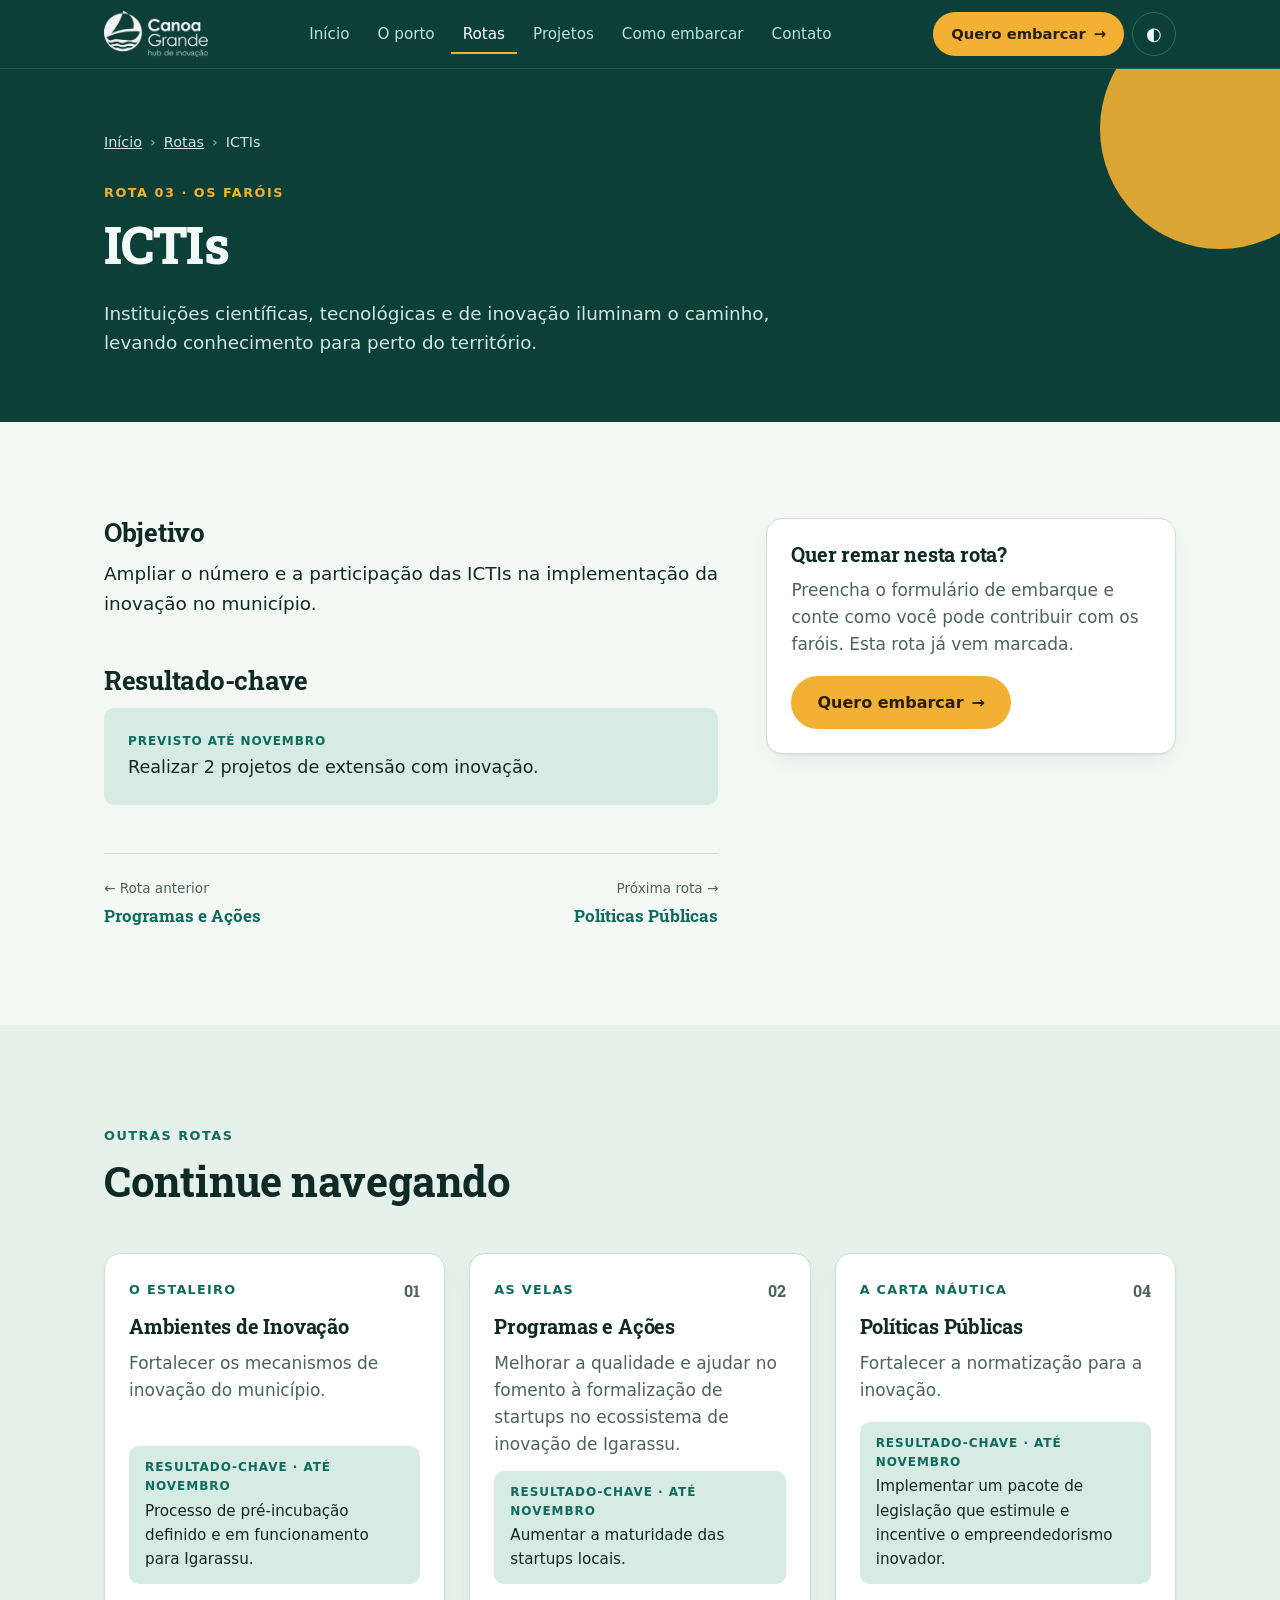
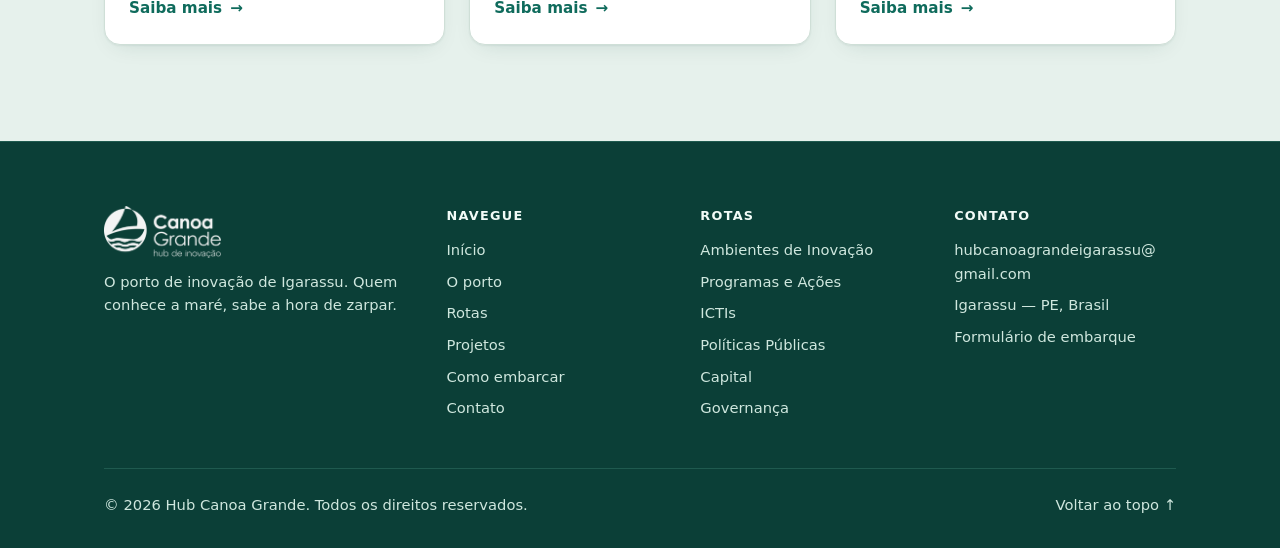
<file: rotas/ictis.html>
<!DOCTYPE html>
<html lang="pt-BR">
<head>
<meta charset="utf-8">
<meta name="viewport" content="width=device-width, initial-scale=1, viewport-fit=cover">
<title>ICTIs — Rotas — Hub Canoa Grande</title>
<meta name="description" content="Rota ICTIs do Hub Canoa Grande: Ampliar o número e a participação das ICTIs na implementação da inovação no município.">
<meta name="theme-color" content="#0b3f37">
<link rel="icon" href="../favicon.ico" sizes="48x48">
<link rel="icon" type="image/png" sizes="32x32" href="../assets/favicon-32.png">
<link rel="apple-touch-icon" href="../assets/apple-touch-icon.png">
<link rel="manifest" href="../site.webmanifest">
<script>try{var t=localStorage.getItem("hub-theme");if(t)document.documentElement.setAttribute("data-theme",t)}catch(e){}</script>
<link rel="preconnect" href="https://fonts.googleapis.com">
<link rel="preconnect" href="https://fonts.gstatic.com" crossorigin>
<link href="https://fonts.googleapis.com/css2?family=Roboto+Slab:wght@600;700;800&display=swap" rel="stylesheet">
<link rel="stylesheet" href="../assets/style.css">
</head>
<body>
<a class="skip" href="#conteudo">Pular para o conteúdo</a>

<header class="top">
  <div class="wrap">
    <a class="brand" href="../index.html" aria-label="Hub Canoa Grande — início"><img src="../assets/logo.png" alt="Canoa Grande — hub de inovação" width="104" height="46"></a>
    <nav class="main" id="nav" aria-label="Principal">
      <a href="../index.html">Início</a>
      <a href="../o-porto.html">O porto</a>
      <a href="../rotas.html" aria-current="page">Rotas</a>
      <a href="../projetos.html">Projetos</a>
      <a href="../como-embarcar.html">Como embarcar</a>
      <a href="../contato.html">Contato</a>
      <a class="nav-cta" data-form href="../como-embarcar.html#formulario">Quero embarcar →</a>
    </nav>
    <div class="tools">
      <a class="btn sm" data-form href="../como-embarcar.html#formulario">Quero embarcar <span class="arr" aria-hidden="true">→</span></a>
      <button class="icon-btn" id="themeBtn" type="button" aria-label="Alternar tema claro e escuro">◐</button>
      <button class="icon-btn" id="menuBtn" type="button" aria-label="Abrir menu" aria-expanded="false" aria-controls="nav">☰</button>
    </div>
  </div>
</header>

<main id="conteudo">
<div class="page-hero">
  <div class="wrap">
    <ol class="crumbs" aria-label="Você está em"><li><a href="../index.html">Início</a></li><li><a href="../rotas.html">Rotas</a></li><li aria-current="page">ICTIs</li></ol>
    <span class="eyebrow">Rota 03 · Os faróis</span>
    <h1>ICTIs</h1>
    <p>Instituições científicas, tecnológicas e de inovação iluminam o caminho, levando conhecimento para perto do território.</p>
  </div>
</div>

<section>
  <div class="wrap route-detail">
    <div>
      <h2>Objetivo</h2>
      <p class="prose" style="font-size:1.15rem">Ampliar o número e a participação das ICTIs na implementação da inovação no município.</p>
      <h2 style="margin-top:var(--s7)">Resultado-chave</h2>
      <div class="kr"><strong>Previsto até novembro</strong>Realizar 2 projetos de extensão com inovação.</div>
      <nav class="pager" aria-label="Outras rotas">
        <a href="programas-e-acoes.html"><small>← Rota anterior</small><b>Programas e Ações</b></a>
        <a class="next" href="politicas-publicas.html"><small>Próxima rota →</small><b>Políticas Públicas</b></a>
      </nav>
    </div>
    <aside class="card aside-card">
      <h3>Quer remar nesta rota?</h3>
      <p>Preencha o formulário de embarque e conte como você pode contribuir com os faróis. Esta rota já vem marcada.</p>
      <a class="btn" href="../como-embarcar.html?rota=ictis#formulario">Quero embarcar <span class="arr" aria-hidden="true">→</span></a>
    </aside>
  </div>
</section>

<section class="tint">
  <div class="wrap">
    <div class="section-head"><span class="eyebrow">Outras rotas</span><h2>Continue navegando</h2></div>
    <div class="grid-3">
      <a class="card route" href="../rotas/ambientes-de-inovacao.html">
        <div class="tag">O estaleiro <i>01</i></div>
        <h3>Ambientes de Inovação</h3>
        <p>Fortalecer os mecanismos de inovação do município.</p>
        <div class="kr"><strong>Resultado-chave · até novembro</strong>Processo de pré-incubação definido e em funcionamento para Igarassu.</div>
        <span class="more">Saiba mais <span class="arr" aria-hidden="true">→</span><span class="skip"> sobre a rota Ambientes de Inovação</span></span>
      </a>
      <a class="card route" href="../rotas/programas-e-acoes.html">
        <div class="tag">As velas <i>02</i></div>
        <h3>Programas e Ações</h3>
        <p>Melhorar a qualidade e ajudar no fomento à formalização de startups no ecossistema de inovação de Igarassu.</p>
        <div class="kr"><strong>Resultado-chave · até novembro</strong>Aumentar a maturidade das startups locais.</div>
        <span class="more">Saiba mais <span class="arr" aria-hidden="true">→</span><span class="skip"> sobre a rota Programas e Ações</span></span>
      </a>
      <a class="card route" href="../rotas/politicas-publicas.html">
        <div class="tag">A carta náutica <i>04</i></div>
        <h3>Políticas Públicas</h3>
        <p>Fortalecer a normatização para a inovação.</p>
        <div class="kr"><strong>Resultado-chave · até novembro</strong>Implementar um pacote de legislação que estimule e incentive o empreendedorismo inovador.</div>
        <span class="more">Saiba mais <span class="arr" aria-hidden="true">→</span><span class="skip"> sobre a rota Políticas Públicas</span></span>
      </a>
    </div>
  </div>
</section>
</main>

<footer>
  <div class="wrap">
    <div class="cols">
      <div>
        <img class="logo" src="../assets/logo.png" alt="Canoa Grande — hub de inovação" width="117" height="52">
        <p>O porto de inovação de Igarassu. Quem conhece a maré, sabe a hora de zarpar.</p>
      </div>
      <div>
        <h4>Navegue</h4>
        <ul><li><a href="../index.html">Início</a></li><li><a href="../o-porto.html">O porto</a></li><li><a href="../rotas.html">Rotas</a></li><li><a href="../projetos.html">Projetos</a></li><li><a href="../como-embarcar.html">Como embarcar</a></li><li><a href="../contato.html">Contato</a></li></ul>
      </div>
      <div>
        <h4>Rotas</h4>
        <ul><li><a href="../rotas/ambientes-de-inovacao.html">Ambientes de Inovação</a></li><li><a href="../rotas/programas-e-acoes.html">Programas e Ações</a></li><li><a href="../rotas/ictis.html">ICTIs</a></li><li><a href="../rotas/politicas-publicas.html">Políticas Públicas</a></li><li><a href="../rotas/capital.html">Capital</a></li><li><a href="../rotas/governanca.html">Governança</a></li></ul>
      </div>
      <div>
        <h4>Contato</h4>
        <ul><li><a href="mailto:hubcanoagrandeigarassu@gmail.com">hubcanoagrandeigarassu@<wbr>gmail.com</a></li><li>Igarassu — PE, Brasil</li><li><a data-form href="../como-embarcar.html#formulario">Formulário de embarque</a></li></ul>
      </div>
    </div>
    <div class="base"><span>© 2026 Hub Canoa Grande. Todos os direitos reservados.</span><a href="#conteudo">Voltar ao topo ↑</a></div>
  </div>
</footer>
<script src="../assets/main.js"></script>
</body>
</html>
</file>
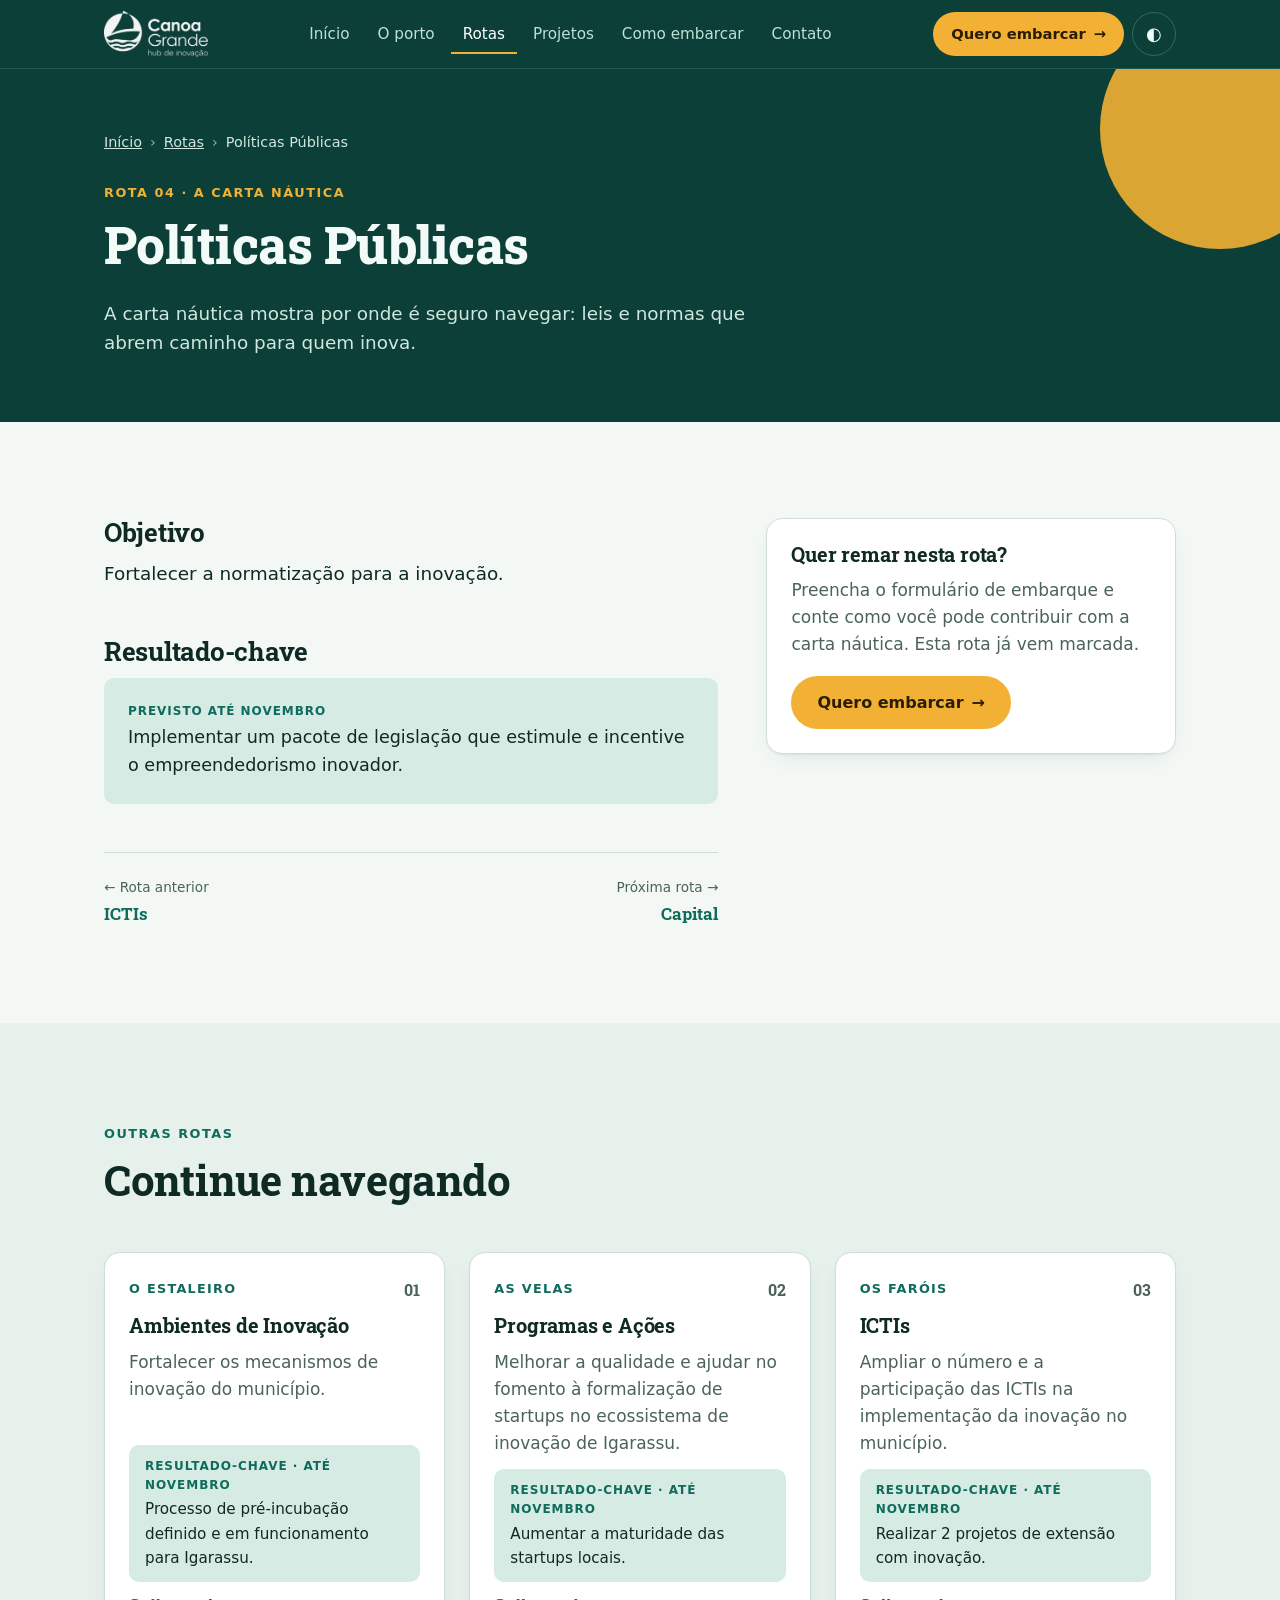
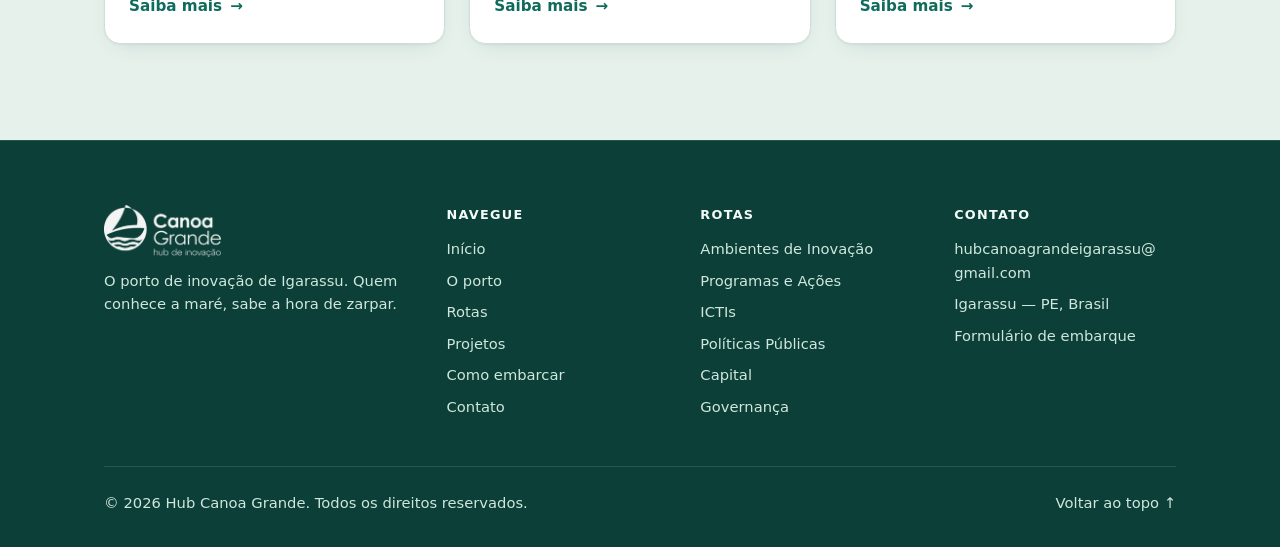
<file: rotas/politicas-publicas.html>
<!DOCTYPE html>
<html lang="pt-BR">
<head>
<meta charset="utf-8">
<meta name="viewport" content="width=device-width, initial-scale=1, viewport-fit=cover">
<title>Políticas Públicas — Rotas — Hub Canoa Grande</title>
<meta name="description" content="Rota Políticas Públicas do Hub Canoa Grande: Fortalecer a normatização para a inovação.">
<meta name="theme-color" content="#0b3f37">
<link rel="icon" href="../favicon.ico" sizes="48x48">
<link rel="icon" type="image/png" sizes="32x32" href="../assets/favicon-32.png">
<link rel="apple-touch-icon" href="../assets/apple-touch-icon.png">
<link rel="manifest" href="../site.webmanifest">
<script>try{var t=localStorage.getItem("hub-theme");if(t)document.documentElement.setAttribute("data-theme",t)}catch(e){}</script>
<link rel="preconnect" href="https://fonts.googleapis.com">
<link rel="preconnect" href="https://fonts.gstatic.com" crossorigin>
<link href="https://fonts.googleapis.com/css2?family=Roboto+Slab:wght@600;700;800&display=swap" rel="stylesheet">
<link rel="stylesheet" href="../assets/style.css">
</head>
<body>
<a class="skip" href="#conteudo">Pular para o conteúdo</a>

<header class="top">
  <div class="wrap">
    <a class="brand" href="../index.html" aria-label="Hub Canoa Grande — início"><img src="../assets/logo.png" alt="Canoa Grande — hub de inovação" width="104" height="46"></a>
    <nav class="main" id="nav" aria-label="Principal">
      <a href="../index.html">Início</a>
      <a href="../o-porto.html">O porto</a>
      <a href="../rotas.html" aria-current="page">Rotas</a>
      <a href="../projetos.html">Projetos</a>
      <a href="../como-embarcar.html">Como embarcar</a>
      <a href="../contato.html">Contato</a>
      <a class="nav-cta" data-form href="../como-embarcar.html#formulario">Quero embarcar →</a>
    </nav>
    <div class="tools">
      <a class="btn sm" data-form href="../como-embarcar.html#formulario">Quero embarcar <span class="arr" aria-hidden="true">→</span></a>
      <button class="icon-btn" id="themeBtn" type="button" aria-label="Alternar tema claro e escuro">◐</button>
      <button class="icon-btn" id="menuBtn" type="button" aria-label="Abrir menu" aria-expanded="false" aria-controls="nav">☰</button>
    </div>
  </div>
</header>

<main id="conteudo">
<div class="page-hero">
  <div class="wrap">
    <ol class="crumbs" aria-label="Você está em"><li><a href="../index.html">Início</a></li><li><a href="../rotas.html">Rotas</a></li><li aria-current="page">Políticas Públicas</li></ol>
    <span class="eyebrow">Rota 04 · A carta náutica</span>
    <h1>Políticas Públicas</h1>
    <p>A carta náutica mostra por onde é seguro navegar: leis e normas que abrem caminho para quem inova.</p>
  </div>
</div>

<section>
  <div class="wrap route-detail">
    <div>
      <h2>Objetivo</h2>
      <p class="prose" style="font-size:1.15rem">Fortalecer a normatização para a inovação.</p>
      <h2 style="margin-top:var(--s7)">Resultado-chave</h2>
      <div class="kr"><strong>Previsto até novembro</strong>Implementar um pacote de legislação que estimule e incentive o empreendedorismo inovador.</div>
      <nav class="pager" aria-label="Outras rotas">
        <a href="ictis.html"><small>← Rota anterior</small><b>ICTIs</b></a>
        <a class="next" href="capital.html"><small>Próxima rota →</small><b>Capital</b></a>
      </nav>
    </div>
    <aside class="card aside-card">
      <h3>Quer remar nesta rota?</h3>
      <p>Preencha o formulário de embarque e conte como você pode contribuir com a carta náutica. Esta rota já vem marcada.</p>
      <a class="btn" href="../como-embarcar.html?rota=politicas-publicas#formulario">Quero embarcar <span class="arr" aria-hidden="true">→</span></a>
    </aside>
  </div>
</section>

<section class="tint">
  <div class="wrap">
    <div class="section-head"><span class="eyebrow">Outras rotas</span><h2>Continue navegando</h2></div>
    <div class="grid-3">
      <a class="card route" href="../rotas/ambientes-de-inovacao.html">
        <div class="tag">O estaleiro <i>01</i></div>
        <h3>Ambientes de Inovação</h3>
        <p>Fortalecer os mecanismos de inovação do município.</p>
        <div class="kr"><strong>Resultado-chave · até novembro</strong>Processo de pré-incubação definido e em funcionamento para Igarassu.</div>
        <span class="more">Saiba mais <span class="arr" aria-hidden="true">→</span><span class="skip"> sobre a rota Ambientes de Inovação</span></span>
      </a>
      <a class="card route" href="../rotas/programas-e-acoes.html">
        <div class="tag">As velas <i>02</i></div>
        <h3>Programas e Ações</h3>
        <p>Melhorar a qualidade e ajudar no fomento à formalização de startups no ecossistema de inovação de Igarassu.</p>
        <div class="kr"><strong>Resultado-chave · até novembro</strong>Aumentar a maturidade das startups locais.</div>
        <span class="more">Saiba mais <span class="arr" aria-hidden="true">→</span><span class="skip"> sobre a rota Programas e Ações</span></span>
      </a>
      <a class="card route" href="../rotas/ictis.html">
        <div class="tag">Os faróis <i>03</i></div>
        <h3>ICTIs</h3>
        <p>Ampliar o número e a participação das ICTIs na implementação da inovação no município.</p>
        <div class="kr"><strong>Resultado-chave · até novembro</strong>Realizar 2 projetos de extensão com inovação.</div>
        <span class="more">Saiba mais <span class="arr" aria-hidden="true">→</span><span class="skip"> sobre a rota ICTIs</span></span>
      </a>
    </div>
  </div>
</section>
</main>

<footer>
  <div class="wrap">
    <div class="cols">
      <div>
        <img class="logo" src="../assets/logo.png" alt="Canoa Grande — hub de inovação" width="117" height="52">
        <p>O porto de inovação de Igarassu. Quem conhece a maré, sabe a hora de zarpar.</p>
      </div>
      <div>
        <h4>Navegue</h4>
        <ul><li><a href="../index.html">Início</a></li><li><a href="../o-porto.html">O porto</a></li><li><a href="../rotas.html">Rotas</a></li><li><a href="../projetos.html">Projetos</a></li><li><a href="../como-embarcar.html">Como embarcar</a></li><li><a href="../contato.html">Contato</a></li></ul>
      </div>
      <div>
        <h4>Rotas</h4>
        <ul><li><a href="../rotas/ambientes-de-inovacao.html">Ambientes de Inovação</a></li><li><a href="../rotas/programas-e-acoes.html">Programas e Ações</a></li><li><a href="../rotas/ictis.html">ICTIs</a></li><li><a href="../rotas/politicas-publicas.html">Políticas Públicas</a></li><li><a href="../rotas/capital.html">Capital</a></li><li><a href="../rotas/governanca.html">Governança</a></li></ul>
      </div>
      <div>
        <h4>Contato</h4>
        <ul><li><a href="mailto:hubcanoagrandeigarassu@gmail.com">hubcanoagrandeigarassu@<wbr>gmail.com</a></li><li>Igarassu — PE, Brasil</li><li><a data-form href="../como-embarcar.html#formulario">Formulário de embarque</a></li></ul>
      </div>
    </div>
    <div class="base"><span>© 2026 Hub Canoa Grande. Todos os direitos reservados.</span><a href="#conteudo">Voltar ao topo ↑</a></div>
  </div>
</footer>
<script src="../assets/main.js"></script>
</body>
</html>
</file>
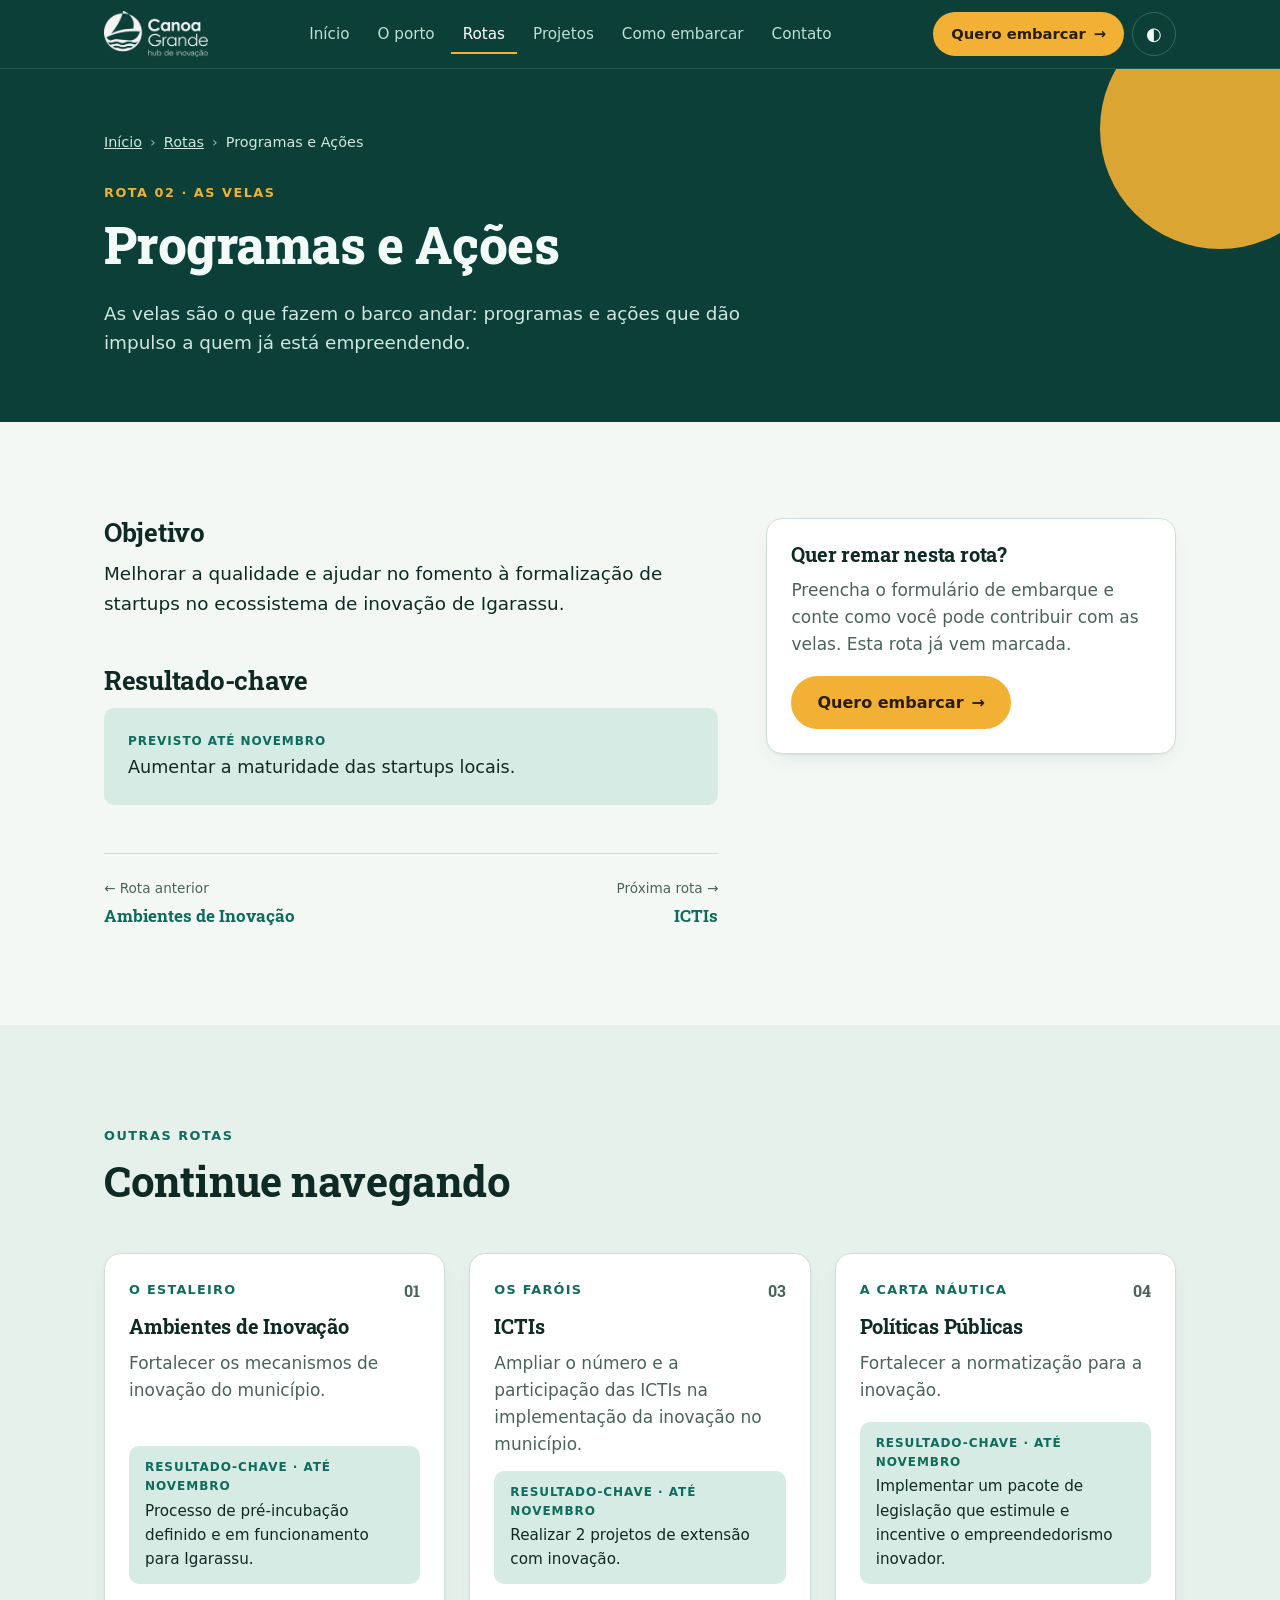
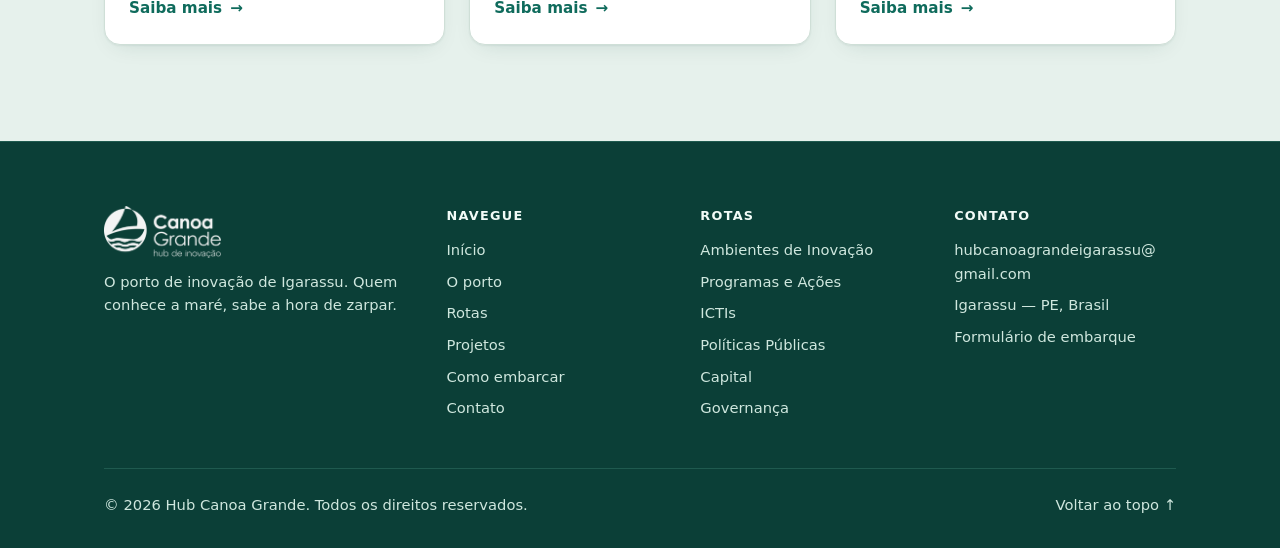
<file: rotas/programas-e-acoes.html>
<!DOCTYPE html>
<html lang="pt-BR">
<head>
<meta charset="utf-8">
<meta name="viewport" content="width=device-width, initial-scale=1, viewport-fit=cover">
<title>Programas e Ações — Rotas — Hub Canoa Grande</title>
<meta name="description" content="Rota Programas e Ações do Hub Canoa Grande: Melhorar a qualidade e ajudar no fomento à formalização de startups no ecossistema de inovação de Igarassu.">
<meta name="theme-color" content="#0b3f37">
<link rel="icon" href="../favicon.ico" sizes="48x48">
<link rel="icon" type="image/png" sizes="32x32" href="../assets/favicon-32.png">
<link rel="apple-touch-icon" href="../assets/apple-touch-icon.png">
<link rel="manifest" href="../site.webmanifest">
<script>try{var t=localStorage.getItem("hub-theme");if(t)document.documentElement.setAttribute("data-theme",t)}catch(e){}</script>
<link rel="preconnect" href="https://fonts.googleapis.com">
<link rel="preconnect" href="https://fonts.gstatic.com" crossorigin>
<link href="https://fonts.googleapis.com/css2?family=Roboto+Slab:wght@600;700;800&display=swap" rel="stylesheet">
<link rel="stylesheet" href="../assets/style.css">
</head>
<body>
<a class="skip" href="#conteudo">Pular para o conteúdo</a>

<header class="top">
  <div class="wrap">
    <a class="brand" href="../index.html" aria-label="Hub Canoa Grande — início"><img src="../assets/logo.png" alt="Canoa Grande — hub de inovação" width="104" height="46"></a>
    <nav class="main" id="nav" aria-label="Principal">
      <a href="../index.html">Início</a>
      <a href="../o-porto.html">O porto</a>
      <a href="../rotas.html" aria-current="page">Rotas</a>
      <a href="../projetos.html">Projetos</a>
      <a href="../como-embarcar.html">Como embarcar</a>
      <a href="../contato.html">Contato</a>
      <a class="nav-cta" data-form href="../como-embarcar.html#formulario">Quero embarcar →</a>
    </nav>
    <div class="tools">
      <a class="btn sm" data-form href="../como-embarcar.html#formulario">Quero embarcar <span class="arr" aria-hidden="true">→</span></a>
      <button class="icon-btn" id="themeBtn" type="button" aria-label="Alternar tema claro e escuro">◐</button>
      <button class="icon-btn" id="menuBtn" type="button" aria-label="Abrir menu" aria-expanded="false" aria-controls="nav">☰</button>
    </div>
  </div>
</header>

<main id="conteudo">
<div class="page-hero">
  <div class="wrap">
    <ol class="crumbs" aria-label="Você está em"><li><a href="../index.html">Início</a></li><li><a href="../rotas.html">Rotas</a></li><li aria-current="page">Programas e Ações</li></ol>
    <span class="eyebrow">Rota 02 · As velas</span>
    <h1>Programas e Ações</h1>
    <p>As velas são o que fazem o barco andar: programas e ações que dão impulso a quem já está empreendendo.</p>
  </div>
</div>

<section>
  <div class="wrap route-detail">
    <div>
      <h2>Objetivo</h2>
      <p class="prose" style="font-size:1.15rem">Melhorar a qualidade e ajudar no fomento à formalização de startups no ecossistema de inovação de Igarassu.</p>
      <h2 style="margin-top:var(--s7)">Resultado-chave</h2>
      <div class="kr"><strong>Previsto até novembro</strong>Aumentar a maturidade das startups locais.</div>
      <nav class="pager" aria-label="Outras rotas">
        <a href="ambientes-de-inovacao.html"><small>← Rota anterior</small><b>Ambientes de Inovação</b></a>
        <a class="next" href="ictis.html"><small>Próxima rota →</small><b>ICTIs</b></a>
      </nav>
    </div>
    <aside class="card aside-card">
      <h3>Quer remar nesta rota?</h3>
      <p>Preencha o formulário de embarque e conte como você pode contribuir com as velas. Esta rota já vem marcada.</p>
      <a class="btn" href="../como-embarcar.html?rota=programas-e-acoes#formulario">Quero embarcar <span class="arr" aria-hidden="true">→</span></a>
    </aside>
  </div>
</section>

<section class="tint">
  <div class="wrap">
    <div class="section-head"><span class="eyebrow">Outras rotas</span><h2>Continue navegando</h2></div>
    <div class="grid-3">
      <a class="card route" href="../rotas/ambientes-de-inovacao.html">
        <div class="tag">O estaleiro <i>01</i></div>
        <h3>Ambientes de Inovação</h3>
        <p>Fortalecer os mecanismos de inovação do município.</p>
        <div class="kr"><strong>Resultado-chave · até novembro</strong>Processo de pré-incubação definido e em funcionamento para Igarassu.</div>
        <span class="more">Saiba mais <span class="arr" aria-hidden="true">→</span><span class="skip"> sobre a rota Ambientes de Inovação</span></span>
      </a>
      <a class="card route" href="../rotas/ictis.html">
        <div class="tag">Os faróis <i>03</i></div>
        <h3>ICTIs</h3>
        <p>Ampliar o número e a participação das ICTIs na implementação da inovação no município.</p>
        <div class="kr"><strong>Resultado-chave · até novembro</strong>Realizar 2 projetos de extensão com inovação.</div>
        <span class="more">Saiba mais <span class="arr" aria-hidden="true">→</span><span class="skip"> sobre a rota ICTIs</span></span>
      </a>
      <a class="card route" href="../rotas/politicas-publicas.html">
        <div class="tag">A carta náutica <i>04</i></div>
        <h3>Políticas Públicas</h3>
        <p>Fortalecer a normatização para a inovação.</p>
        <div class="kr"><strong>Resultado-chave · até novembro</strong>Implementar um pacote de legislação que estimule e incentive o empreendedorismo inovador.</div>
        <span class="more">Saiba mais <span class="arr" aria-hidden="true">→</span><span class="skip"> sobre a rota Políticas Públicas</span></span>
      </a>
    </div>
  </div>
</section>
</main>

<footer>
  <div class="wrap">
    <div class="cols">
      <div>
        <img class="logo" src="../assets/logo.png" alt="Canoa Grande — hub de inovação" width="117" height="52">
        <p>O porto de inovação de Igarassu. Quem conhece a maré, sabe a hora de zarpar.</p>
      </div>
      <div>
        <h4>Navegue</h4>
        <ul><li><a href="../index.html">Início</a></li><li><a href="../o-porto.html">O porto</a></li><li><a href="../rotas.html">Rotas</a></li><li><a href="../projetos.html">Projetos</a></li><li><a href="../como-embarcar.html">Como embarcar</a></li><li><a href="../contato.html">Contato</a></li></ul>
      </div>
      <div>
        <h4>Rotas</h4>
        <ul><li><a href="../rotas/ambientes-de-inovacao.html">Ambientes de Inovação</a></li><li><a href="../rotas/programas-e-acoes.html">Programas e Ações</a></li><li><a href="../rotas/ictis.html">ICTIs</a></li><li><a href="../rotas/politicas-publicas.html">Políticas Públicas</a></li><li><a href="../rotas/capital.html">Capital</a></li><li><a href="../rotas/governanca.html">Governança</a></li></ul>
      </div>
      <div>
        <h4>Contato</h4>
        <ul><li><a href="mailto:hubcanoagrandeigarassu@gmail.com">hubcanoagrandeigarassu@<wbr>gmail.com</a></li><li>Igarassu — PE, Brasil</li><li><a data-form href="../como-embarcar.html#formulario">Formulário de embarque</a></li></ul>
      </div>
    </div>
    <div class="base"><span>© 2026 Hub Canoa Grande. Todos os direitos reservados.</span><a href="#conteudo">Voltar ao topo ↑</a></div>
  </div>
</footer>
<script src="../assets/main.js"></script>
</body>
</html>
</file>
<file: assets/style.css>
/* =========================================================
   Hub Canoa Grande — folha de estilo compartilhada
   1. Tokens  2. Base  3. Componentes  4. Cabeçalho  5. Hero
   6. Seções da home  7. Páginas internas  8. Rodapé  9. Celular
   ========================================================= */

/* ============ 1. TOKENS ============ */
:root{
  /* cor */
  --bg:#f3f8f5; --surface:#ffffff; --surface-2:#e6f1ec; --ink:#0f2a24; --muted:#4b6359; --line:#cfdfd7;
  --mare:#0f6b5c; --mare-deep:#0b3f37; --mare-soft:#d5ebe3; --sol:#f2b134; --on-sol:#2a1d00; --on-mare:#ffffff; --err:#b3261e;
  --on-deep:#f2fbf7; --on-deep-muted:#cfe7de; --deep-line:#2f6d62;
  /* tipografia */
  --font-body:system-ui,-apple-system,"Segoe UI",Roboto,sans-serif;
  --font-display:Rockwell,"Roboto Slab","Zilla Slab",Georgia,serif;
  /* espaçamento (múltiplos de 4) */
  --s1:4px; --s2:8px; --s3:12px; --s4:16px; --s5:24px; --s6:32px; --s7:48px; --s8:64px; --s9:96px;
  /* forma */
  --r-sm:10px; --r:16px; --r-pill:999px;
  --shadow:0 1px 2px rgba(11,63,55,.06),0 8px 24px -12px rgba(11,63,55,.18);
  --header-h:68px;
}
@media (prefers-color-scheme: dark){
  :root:not([data-theme="light"]){
    --bg:#0b1a17; --surface:#12261f; --surface-2:#0f211b; --ink:#e6f2ec; --muted:#9db7ab; --line:#25423a;
    --mare:#3fbfa6; --mare-deep:#081512; --mare-soft:#163a32; --on-mare:#08201b; --err:#ff8a80;
    --shadow:0 1px 2px rgba(0,0,0,.3); color-scheme:dark;
  }
}
:root[data-theme="dark"]{
  --bg:#0b1a17; --surface:#12261f; --surface-2:#0f211b; --ink:#e6f2ec; --muted:#9db7ab; --line:#25423a;
  --mare:#3fbfa6; --mare-deep:#081512; --mare-soft:#163a32; --on-mare:#08201b; --err:#ff8a80;
  --shadow:0 1px 2px rgba(0,0,0,.3); color-scheme:dark;
}

/* ============ 2. BASE ============ */
*,*::before,*::after{box-sizing:border-box}
html{scroll-behavior:smooth;scroll-padding-top:calc(var(--header-h) + 16px)}
@media (prefers-reduced-motion:reduce){html{scroll-behavior:auto}}
body{margin:0;background:var(--bg);color:var(--ink);font:17px/1.6 var(--font-body);-webkit-font-smoothing:antialiased}
h1,h2,h3{font-family:var(--font-display);line-height:1.12;margin:0 0 .5em;letter-spacing:-.01em;text-wrap:balance}
h1{font-size:clamp(2.3rem,6.4vw,4.2rem);font-weight:800}
h2{font-size:clamp(1.8rem,4.2vw,2.6rem);font-weight:700}
h3{font-size:1.25rem;font-weight:700}
p{margin:0 0 1em;max-width:62ch}
a{color:inherit}
img,svg{display:block}
:focus-visible{outline:3px solid var(--sol);outline-offset:3px;border-radius:4px}
.wrap{max-width:1120px;margin:0 auto;padding:0 var(--s5)}
.skip{position:absolute;left:-9999px}
.skip:focus{left:var(--s4);top:var(--s4);z-index:99;background:var(--sol);color:var(--on-sol);padding:var(--s2) var(--s4);border-radius:var(--r-sm)}

.eyebrow{display:inline-block;font-size:.8rem;font-weight:700;letter-spacing:.12em;text-transform:uppercase;color:var(--mare);margin-bottom:var(--s3)}
.section-head{max-width:660px;margin-bottom:var(--s7)}
.section-head p{color:var(--muted);font-size:1.08rem}
.section-foot{margin-top:var(--s7);display:flex;flex-wrap:wrap;align-items:center;gap:var(--s4)}
.section-foot p{margin:0;color:var(--muted)}
section{padding:var(--s9) 0}
.tint{background:var(--surface-2);--ring:var(--surface-2)}

/* ============ 3. COMPONENTES ============ */
.btn{display:inline-flex;align-items:center;justify-content:center;gap:var(--s2);background:var(--sol);color:var(--on-sol);font-weight:700;text-decoration:none;padding:14px 26px;border-radius:var(--r-pill);border:0;cursor:pointer;font-size:1rem;font-family:inherit;min-height:48px;transition:transform .15s,box-shadow .15s}
.btn:hover{transform:translateY(-2px);box-shadow:0 8px 20px -8px rgba(242,177,52,.7)}
.btn.alt{background:transparent;color:inherit;border:2px solid currentColor}
.btn.alt:hover{box-shadow:none;background:rgba(127,127,127,.08)}
.btn.sm{padding:10px 18px;min-height:42px;font-size:.92rem}
.arr{transition:transform .15s}
.btn:hover .arr,.link:hover .arr{transform:translateX(3px)}
.link{display:inline-flex;align-items:center;gap:var(--s2);font-weight:700;color:var(--mare);text-decoration:none}
.link:hover{text-decoration:underline;text-underline-offset:4px}

.icon-btn{width:44px;height:44px;border-radius:50%;border:1px solid var(--deep-line);background:transparent;color:var(--on-deep);cursor:pointer;font-size:1.1rem;display:grid;place-items:center}
.icon-btn:hover{background:rgba(255,255,255,.08)}

.card{background:var(--surface);border:1px solid var(--line);border-radius:var(--r);padding:var(--s5);box-shadow:var(--shadow);transition:transform .2s,border-color .2s}
a.card,.card.hover{text-decoration:none;color:inherit}
a.card:hover,.card.hover:hover{transform:translateY(-3px);border-color:var(--mare)}

.ico{width:52px;height:52px;border-radius:14px;background:var(--mare-soft);color:var(--mare);display:grid;place-items:center;flex:none}
.ico svg{width:28px;height:28px}

.grid-2,.grid-3,.grid-4{display:grid;gap:var(--s5)}
.grid-2{grid-template-columns:1fr}
@media(min-width:760px){.grid-2{grid-template-columns:repeat(2,1fr);column-gap:var(--s7)}}
.grid-3{grid-template-columns:repeat(auto-fit,minmax(300px,1fr))}
.grid-4{grid-template-columns:repeat(auto-fit,minmax(230px,1fr))}

.checklist{list-style:none;margin:0;padding:0;display:grid;gap:var(--s2)}
.checklist li{position:relative;padding-left:28px;color:var(--muted);font-size:.96rem}
.checklist li::before{content:"";position:absolute;left:0;top:.45em;width:16px;height:16px;border-radius:50%;background:var(--mare-soft) url("data:image/svg+xml,%3Csvg xmlns='http://www.w3.org/2000/svg' viewBox='0 0 16 16'%3E%3Cpath d='M4.5 8.2l2.2 2.2 4.8-4.8' fill='none' stroke='%230f6b5c' stroke-width='2' stroke-linecap='round' stroke-linejoin='round'/%3E%3C/svg%3E") center/12px no-repeat}

/* ============ 4. CABEÇALHO ============ */
header.top{position:sticky;top:0;z-index:20;background:var(--mare-deep);border-bottom:1px solid #1f5a4f}
header.top .wrap{display:flex;align-items:center;justify-content:space-between;gap:var(--s3);height:var(--header-h)}
.brand{display:flex;align-items:center;text-decoration:none}
.brand img{height:46px;width:auto}
nav.main{display:flex;gap:var(--s1);align-items:center}
nav.main a{text-decoration:none;font-size:.95rem;color:#bfe0d6;padding:var(--s2) var(--s3);border-radius:var(--r-pill);white-space:nowrap;transition:color .15s,background .15s}
nav.main a:hover{color:#fff;background:rgba(255,255,255,.06)}
nav.main a[aria-current="page"]{color:#fff;box-shadow:inset 0 -2px 0 var(--sol);border-radius:0}
nav.main .nav-cta{display:none}
.tools{display:flex;gap:var(--s2);align-items:center}
#menuBtn{display:none}

/* ============ 5. HERO (home) ============ */
.hero{background:var(--mare-deep);color:var(--on-deep);position:relative;overflow:hidden}
.hero .wrap{position:relative;z-index:2;display:grid;gap:var(--s6);padding-top:var(--s8);padding-bottom:180px}
@media(min-width:900px){.hero .wrap{grid-template-columns:1.25fr .75fr;align-items:center}}
.hero .eyebrow{color:var(--sol)}
.hero p.lead{font-size:1.2rem;color:var(--on-deep-muted);max-width:50ch}
.hero .actions{display:flex;flex-wrap:wrap;gap:var(--s3);margin-top:var(--s6)}
.hero .btn.alt{color:var(--on-deep)}
.hero h1 em{font-style:normal;color:var(--sol)}
.scene{position:relative;width:100%;max-width:360px;aspect-ratio:1;justify-self:center}
.scene .sun{position:absolute;inset:8%;border-radius:50%;background:radial-gradient(circle at 35% 35%,#ffd06a,var(--sol) 60%);box-shadow:0 0 0 18px rgba(242,177,52,.12),0 0 0 40px rgba(242,177,52,.06)}
.scene svg{position:absolute;left:-18%;bottom:0;width:136%;height:auto}
.canoe{transform-origin:50% 80%}
.tide{position:absolute;left:0;right:0;bottom:-1px;width:100%;height:130px;z-index:1}
@media(prefers-reduced-motion:no-preference){
  .wave{animation:drift 14s ease-in-out infinite alternate}
  .canoe{animation:bob 4s ease-in-out infinite}
  @keyframes drift{from{transform:translateX(0)}to{transform:translateX(-40px)}}
  @keyframes bob{0%,100%{transform:translateY(0) rotate(-1.5deg)}50%{transform:translateY(-6px) rotate(1.5deg)}}
}
@media(max-width:899px){.scene{max-width:200px;justify-self:end;margin-top:calc(var(--s6) * -1);order:-1}}
@media(max-width:600px){.scene{display:none}}

/* faixa de metas */
.goals{position:relative;z-index:3;margin-top:-96px}
.goals .panel{background:var(--surface);border:1px solid var(--line);border-radius:var(--r);box-shadow:var(--shadow);padding:var(--s5) var(--s6)}
.goals .panel>p{margin:0 0 var(--s4);font-size:.9rem;color:var(--muted);font-weight:600}
.goals ul{list-style:none;margin:0;padding:0;display:grid;gap:var(--s5);grid-template-columns:repeat(auto-fit,minmax(200px,1fr))}
.goals li{display:grid;grid-template-columns:auto 1fr;gap:var(--s3);align-items:center}
.goals b{font-family:var(--font-display);font-size:2.6rem;line-height:1;color:var(--mare)}
.goals span{font-size:.95rem;color:var(--muted);line-height:1.35}

/* ============ 6. SEÇÕES DA HOME ============ */
/* pilares (o que é) */
.pillar{display:flex;gap:var(--s4);align-items:flex-start}
.pillar h3{margin:0 0 var(--s1);font-size:1.12rem}
.pillar p{margin:0;color:var(--muted)}

/* faixa de propósito */
.purpose{background:var(--mare);color:var(--on-mare);position:relative;overflow:hidden}
.purpose .wrap{display:grid;gap:var(--s6)}
@media(min-width:860px){.purpose .wrap{grid-template-columns:auto 1fr;align-items:center;gap:var(--s8)}}
.purpose .eyebrow{color:var(--on-mare);opacity:.85;margin:0}
.purpose blockquote{margin:0;font-family:var(--font-display);font-size:clamp(1.5rem,3.4vw,2.2rem);line-height:1.25;font-weight:700;max-width:30ch}
.purpose p{margin:var(--s4) 0 0;opacity:.9;max-width:60ch}

/* rotas */
.route{display:flex;flex-direction:column;gap:var(--s3)}
.route .tag{display:flex;align-items:center;justify-content:space-between;font-size:.8rem;font-weight:700;letter-spacing:.1em;text-transform:uppercase;color:var(--mare)}
.route .tag i{font-style:normal;font-family:var(--font-display);font-size:1rem;letter-spacing:0;color:var(--muted)}
.route h3{margin:0}
.route p{margin:0;color:var(--muted)}
.kr{padding:var(--s3) var(--s4);background:var(--mare-soft);border-radius:var(--r-sm);font-size:.95rem;color:var(--ink)}
.kr strong{display:block;font-size:.75rem;letter-spacing:.08em;text-transform:uppercase;color:var(--mare);margin-bottom:2px}
.route .kr{margin-top:auto}
.route .more{font-weight:700;color:var(--mare);display:flex;align-items:center;gap:var(--s2);font-size:.95rem}

/* tripulação */
.crew-card{display:flex;flex-direction:column;gap:var(--s3)}
.crew-card .who{font-size:.8rem;font-weight:700;letter-spacing:.1em;text-transform:uppercase;color:var(--muted)}
.crew-card h3{margin:0}
.crew-card>p{margin:0;color:var(--muted)}
.crew-card .gets{margin-top:var(--s2);padding-top:var(--s4);border-top:1px dashed var(--line)}
.crew-card .gets b{display:block;font-size:.75rem;letter-spacing:.08em;text-transform:uppercase;color:var(--mare);margin-bottom:var(--s2)}

/* ciclo (como navegamos) */
.cycle{list-style:none;margin:0;padding:0;display:grid;gap:var(--s4);grid-template-columns:repeat(auto-fit,minmax(190px,1fr))}
.cycle li{background:var(--surface);border:1px solid var(--line);border-radius:var(--r);padding:var(--s5);position:relative}
.cycle .n{font-family:var(--font-display);font-weight:800;font-size:1.8rem;color:var(--sol);line-height:1;display:block;margin-bottom:var(--s3)}
.cycle h3{font-size:1.08rem;margin:0 0 var(--s2)}
.cycle p{margin:0;color:var(--muted);font-size:.95rem}
.note{margin-top:var(--s5);padding:var(--s4) var(--s5);border-left:4px solid var(--sol);background:var(--surface);border-radius:0 var(--r-sm) var(--r-sm) 0;color:var(--muted);max-width:none}

/* passos (como embarcar) */
ol.steps{list-style:none;counter-reset:s;padding:0;margin:0;display:grid;gap:var(--s5);position:relative}
ol.steps li{counter-increment:s;display:grid;grid-template-columns:52px 1fr;gap:var(--s4);align-items:start;position:relative}
ol.steps li::before{content:counter(s);width:52px;height:52px;border-radius:50%;background:var(--mare);color:var(--on-mare);display:grid;place-items:center;font-family:var(--font-display);font-weight:800;font-size:1.25rem;position:relative;z-index:1;box-shadow:0 0 0 6px var(--ring,var(--bg))}
ol.steps h3{margin:0 0 .2em}
ol.steps p{margin:0;color:var(--muted)}
@media(min-width:860px){
  ol.steps{grid-template-columns:repeat(4,1fr);gap:var(--s6)}
  ol.steps::before{content:"";position:absolute;top:26px;left:26px;right:26px;border-top:2px dashed var(--line)}
  ol.steps li{grid-template-columns:1fr;gap:var(--s4)}
}

/* chamada final */
.cta-band{background:var(--mare-deep);color:var(--on-deep);text-align:center}
.cta-band h2{max-width:28ch;margin-left:auto;margin-right:auto}
.cta-band p{color:var(--on-deep-muted);margin-left:auto;margin-right:auto}
.cta-band .actions{display:flex;flex-wrap:wrap;justify-content:center;gap:var(--s3);margin-top:var(--s6)}
.cta-band .btn.alt{color:var(--on-deep)}

/* ============ 7. PÁGINAS INTERNAS ============ */
.page-hero{background:var(--mare-deep);color:var(--on-deep);padding:var(--s7) 0 var(--s8);position:relative;overflow:hidden}
.page-hero::after{content:"";position:absolute;right:-60px;top:-60px;width:240px;height:240px;border-radius:50%;background:var(--sol);opacity:.9}
.page-hero .wrap{position:relative;z-index:1}
.page-hero .eyebrow{color:var(--sol)}
.page-hero h1{font-size:clamp(2rem,5vw,3.2rem);max-width:20ch}
.page-hero p{color:var(--on-deep-muted);font-size:1.15rem;max-width:58ch;margin:0}
.crumbs{display:flex;flex-wrap:wrap;gap:var(--s2);font-size:.9rem;color:var(--on-deep-muted);margin-bottom:var(--s5);list-style:none;padding:0}
.crumbs a{color:var(--on-deep-muted)}
.crumbs li+li::before{content:"›";margin-right:var(--s2);opacity:.7}
@media(max-width:600px){.page-hero::after{width:140px;height:140px;right:-50px;top:-50px}}

.prose{max-width:68ch}
.prose p{color:var(--muted);font-size:1.06rem}
.split{display:grid;gap:var(--s7)}
@media(min-width:860px){.split{grid-template-columns:1.1fr .9fr;align-items:start}}
.quote{position:relative;margin:0;padding:var(--s7) var(--s6) var(--s6);background:var(--mare);color:var(--on-mare);border-radius:var(--r);font-family:var(--font-display);font-size:1.4rem;line-height:1.35;font-weight:700}
.quote::before{content:"“";position:absolute;top:-6px;left:var(--s5);font-size:6rem;line-height:1;color:var(--sol)}

/* detalhe de rota */
.route-detail{display:grid;gap:var(--s7)}
@media(min-width:860px){.route-detail{grid-template-columns:1.2fr .8fr;align-items:start}}
.route-detail .kr{font-size:1.1rem;padding:var(--s5)}
.route-detail h2{font-size:1.6rem}
.aside-card{position:sticky;top:calc(var(--header-h) + 24px)}
.aside-card h3{margin-bottom:var(--s3)}
.aside-card p{color:var(--muted)}
.pager{display:flex;justify-content:space-between;gap:var(--s4);flex-wrap:wrap;margin-top:var(--s7);padding-top:var(--s5);border-top:1px solid var(--line)}
.pager a{text-decoration:none;display:grid;gap:2px;max-width:48%}
.pager small{color:var(--muted);font-size:.85rem}
.pager b{color:var(--mare);font-family:var(--font-display)}
.pager .next{text-align:right;margin-left:auto}

/* troca (traz / encontra) */
.exchange{display:grid;gap:var(--s5)}
@media(min-width:760px){.exchange{grid-template-columns:1fr 1fr}}
.exchange h3{display:flex;align-items:center;gap:var(--s3)}


/* contato */
.contact-card{display:flex;gap:var(--s4);align-items:flex-start}
.contact-card h3{margin:0 0 var(--s1);font-size:1.1rem}
.contact-card p{margin:0;color:var(--muted)}
.contact-card a{color:var(--mare);font-weight:600;word-break:break-all}

/* ============ 8. RODAPÉ ============ */
footer{padding:var(--s8) 0 var(--s6);background:var(--mare-deep);color:var(--on-deep-muted);font-size:.92rem;border-top:1px solid #1f5a4f}
footer .cols{display:grid;gap:var(--s6)}
@media(min-width:860px){footer .cols{grid-template-columns:1.4fr 1fr 1fr 1fr}}
footer .logo{height:52px;width:auto;margin-bottom:var(--s3)}
footer h4{margin:0 0 var(--s3);font-size:.8rem;letter-spacing:.1em;text-transform:uppercase;color:var(--on-deep)}
footer ul{list-style:none;margin:0;padding:0;display:grid;gap:var(--s2)}
footer a{text-decoration:none;color:var(--on-deep-muted)}
footer a:hover{color:#fff;text-decoration:underline}
footer .base{margin-top:var(--s7);padding-top:var(--s5);border-top:1px solid #1f5a4f;display:flex;justify-content:space-between;gap:var(--s3);flex-wrap:wrap}

/* ============ 9. CELULAR ============ */
@media(max-width:1060px){
  .tools .btn{display:none}
  #menuBtn{display:grid}
  nav.main{display:none;position:absolute;top:var(--header-h);left:0;right:0;background:var(--mare-deep);border-bottom:1px solid #1f5a4f;flex-direction:column;align-items:stretch;padding:var(--s3) var(--s5) var(--s5);gap:var(--s1)}
  nav.main.open{display:flex}
  nav.main a{padding:var(--s3) var(--s4);font-size:1.05rem;border-radius:var(--r-sm)}
  nav.main a[aria-current="page"]{box-shadow:inset 3px 0 0 var(--sol);background:rgba(255,255,255,.05)}
  nav.main .nav-cta{display:flex;margin-top:var(--s3);color:var(--on-sol);background:var(--sol);border-radius:var(--r-pill);justify-content:center}
  nav.main .nav-cta:hover{background:var(--sol);color:var(--on-sol)}
}
@media(max-width:760px){
  section{padding:var(--s8) 0}
  .hero .wrap{padding-top:var(--s7);padding-bottom:150px}
  .goals{margin-top:-80px}
  .goals .panel{padding:var(--s5)}
}

/* ============ 10. FORMULÁRIO DE EMBARQUE ============ */
.form-layout{display:grid;gap:var(--s7)}
@media(min-width:960px){.form-layout{grid-template-columns:.7fr 1.3fr;align-items:start}.form-intro{position:sticky;top:calc(var(--header-h) + 24px)}}
.form-intro p{color:var(--muted)}
.form-intro .checklist{margin-top:var(--s5)}
.hub-form{padding:var(--s6);display:grid;gap:var(--s6)}
.hub-form fieldset{border:0;margin:0;padding:0;display:grid;gap:var(--s4);min-width:0}
.hub-form legend{display:flex;align-items:center;gap:var(--s3);font-family:var(--font-display);font-weight:700;font-size:1.2rem;padding:0;margin-bottom:var(--s4)}
.hub-form legend span{width:32px;height:32px;border-radius:50%;background:var(--mare);color:var(--on-mare);display:grid;place-items:center;font-size:.95rem}
.hub-form .row{display:grid;gap:var(--s4)}
@media(min-width:620px){.hub-form .row{grid-template-columns:1fr 1fr}}
.field{display:grid;gap:6px;align-content:start}
.field label{font-weight:600;font-size:.95rem}
.hub-form input:not([type=checkbox]),.hub-form select,.hub-form textarea{font:inherit;color:var(--ink);background:var(--bg);border:1px solid var(--line);border-radius:var(--r-sm);padding:12px;width:100%;min-height:48px;transition:border-color .15s,box-shadow .15s}
.hub-form input:focus,.hub-form select:focus,.hub-form textarea:focus{outline:none;border-color:var(--mare);box-shadow:0 0 0 3px var(--mare-soft)}
.hub-form [aria-invalid="true"]{border-color:var(--err)!important}
.hub-form textarea{resize:vertical;min-height:130px}
.hint{margin:0;font-size:.85rem;color:var(--muted)}
.err{margin:0;color:var(--err);font-size:.85rem;font-weight:600;min-height:0}
.err:empty{display:none}
.choices{display:grid;gap:var(--s3);grid-template-columns:repeat(auto-fit,minmax(210px,1fr))}
.choice{display:flex;gap:var(--s3);align-items:flex-start;padding:var(--s3) var(--s4);border:1px solid var(--line);border-radius:var(--r-sm);background:var(--bg);cursor:pointer;transition:border-color .15s,background .15s}
.choice:hover{border-color:var(--mare)}
.choice:has(input:checked){border-color:var(--mare);background:var(--mare-soft)}
.choice input,.consent input{width:20px;height:20px;margin:2px 0 0;accent-color:var(--mare);flex:none}
.choice b{display:block;font-size:.95rem}
.choice small{color:var(--muted);font-size:.82rem}
.consent{display:flex;gap:var(--s3);align-items:flex-start;font-size:.92rem;color:var(--muted);cursor:pointer}
.hub-form .btn{justify-self:start}
.hub-form .btn:disabled{opacity:.6;cursor:wait;transform:none}
.form-status{margin:0;color:var(--muted);font-size:.95rem}
.form-status:empty{display:none}
.form-summary{padding:var(--s4) var(--s5);border:1px solid var(--err);border-left-width:4px;border-radius:var(--r-sm);color:var(--ink);background:var(--surface)}
.form-summary ul{margin:var(--s2) 0 0;padding-left:var(--s5);color:var(--err)}
.trap{position:absolute!important;left:-9999px;width:1px;height:1px;opacity:0}
.form-done{padding:var(--s7);display:grid;gap:var(--s3);justify-items:start}
.form-done[hidden],.hub-form[hidden],.form-summary[hidden]{display:none}
.form-done h2{margin:var(--s3) 0 0}
.form-done p{color:var(--muted)}
@media(max-width:760px){.hub-form,.form-done{padding:var(--s5)}}

/* ============ 11. PROJETOS ============ */
.proj{display:flex;flex-direction:column;gap:var(--s3)}
.proj h3{margin:0}
.proj p{margin:0;color:var(--muted)}
.proj-type{font-size:.78rem;font-weight:700;letter-spacing:.08em;text-transform:uppercase;color:var(--mare)}
.proj-src,.proj .more{margin-top:auto;padding-top:var(--s2);font-size:.95rem}
.proj-cta{border-style:dashed;background:transparent;box-shadow:none}
.proj-section{padding-top:var(--s8)}
.filters{display:flex;flex-wrap:wrap;gap:var(--s2);margin-bottom:var(--s7);position:sticky;top:var(--header-h);z-index:5;background:var(--bg);padding:var(--s3) 0}
.chip{font:inherit;font-size:.95rem;font-weight:600;display:inline-flex;align-items:center;gap:var(--s2);padding:10px 16px;min-height:44px;border-radius:var(--r-pill);border:1px solid var(--line);background:var(--surface);color:var(--ink);cursor:pointer;transition:background .15s,border-color .15s}
.chip span{font-size:.8rem;padding:2px 8px;border-radius:var(--r-pill);background:var(--mare-soft);color:var(--mare)}
.chip:hover{border-color:var(--mare)}
.chip[aria-pressed="true"]{background:var(--mare);border-color:var(--mare);color:var(--on-mare)}
.chip[aria-pressed="true"] span{background:rgba(255,255,255,.2);color:var(--on-mare)}
.proj-group{margin-bottom:var(--s8)}
.proj-group[hidden]{display:none}
.group-head{max-width:640px;margin-bottom:var(--s5)}
.group-head h2{font-size:clamp(1.5rem,3vw,2rem);margin-bottom:var(--s2)}
.group-head p{color:var(--muted);margin:0}
.note a{color:var(--mare);font-weight:600}
.page-hero:has(+ .goals){padding-bottom:150px}
@media(max-width:760px){.filters{flex-wrap:nowrap;overflow-x:auto;margin-left:calc(var(--s5) * -1);margin-right:calc(var(--s5) * -1);padding-left:var(--s5);padding-right:var(--s5);scrollbar-width:none}.filters::-webkit-scrollbar{display:none}.chip{flex:none}}
</file>
